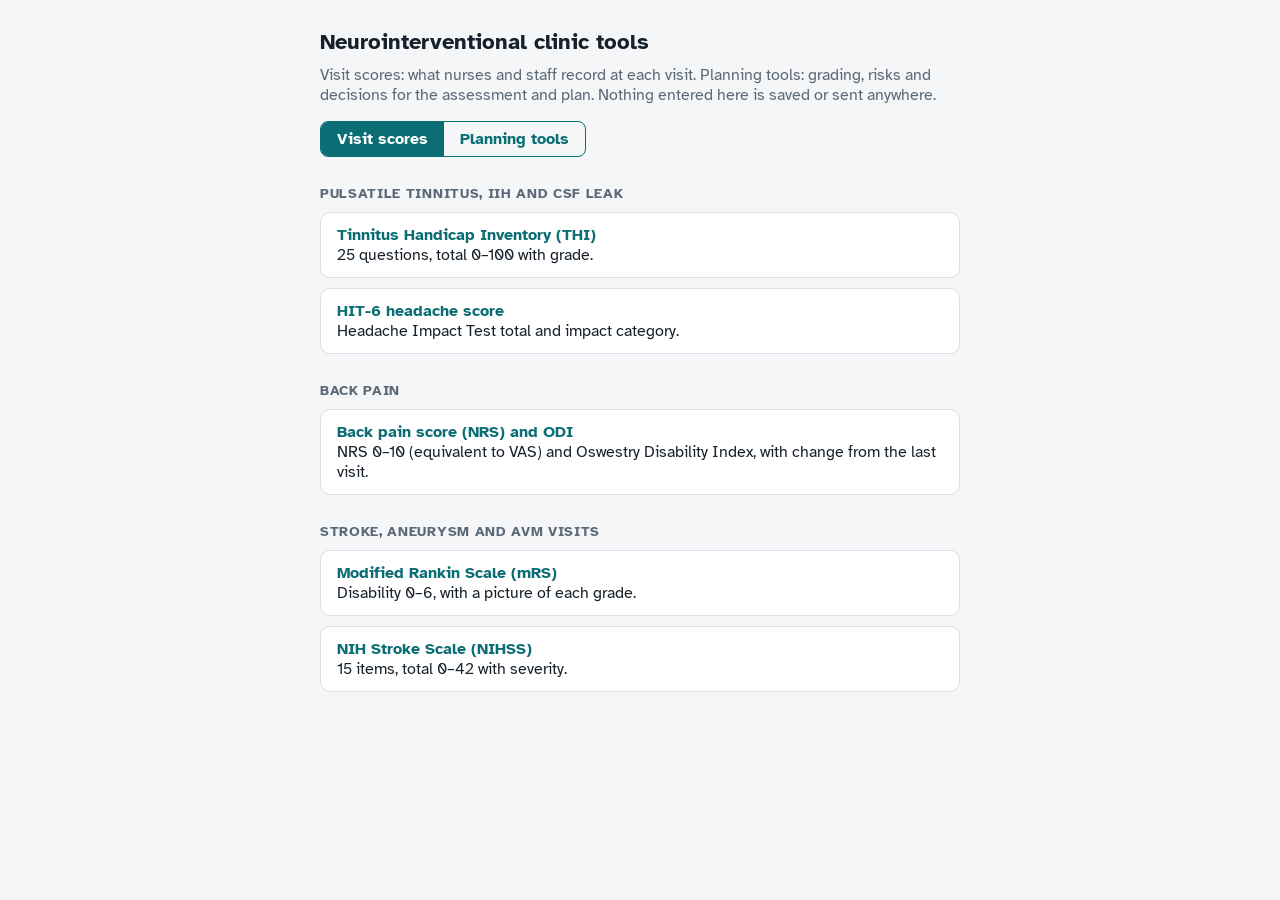
<file: index.html>
<!doctype html>
<html lang="en">
<head>
<meta charset="utf-8">
<meta name="viewport" content="width=device-width, initial-scale=1">
<meta name="robots" content="noindex">
<title>NIR Clinic Tools</title>
<link rel="stylesheet" href="https://fonts.googleapis.com/css2?family=Atkinson+Hyperlegible:wght@400;700&display=swap">
<style>
:root { --bg:#f4f6f8; --surface:#fff; --ink:#17212b; --muted:#5b6876; --line:#d9e0e7; --accent:#0b6e74; }
@media (prefers-color-scheme: dark) { :root { --bg:#11171d; --surface:#1a232c; --ink:#e6edf3; --muted:#9aa8b6; --line:#2c3946; --accent:#4fb9bd; color-scheme: dark; } }
* { box-sizing: border-box; }
body { margin:0; background:var(--bg); color:var(--ink); font-family:"Atkinson Hyperlegible","Segoe UI",system-ui,sans-serif; padding-inline:16px; padding-block:28px; }
main { max-width:640px; margin:0 auto; display:flex; flex-direction:column; gap:10px; }
h1 { margin:0; font-size:1.4rem; }
h2 { margin:18px 0 0; font-size:.85rem; color:var(--muted); letter-spacing:.05em; text-transform:uppercase; }
p { margin:0; color:var(--muted); }
.tool { display:block; background:var(--surface); border:1px solid var(--line); border-radius:10px; padding:12px 16px; text-decoration:none; color:var(--ink); }
.tool:hover, .tool:focus-visible { border-color:var(--accent); outline:none; }
.tool b { color:var(--accent); }
.soon { opacity:.6; }
.toggle { display:inline-flex; align-self:flex-start; border:1px solid var(--accent); border-radius:8px; overflow:hidden; margin-top:6px; }
.toggle button { font:inherit; border:0; background:transparent; color:var(--accent); padding:7px 16px; cursor:pointer; font-weight:700; }
.toggle button[aria-pressed="true"] { background:var(--accent); color:#fff; }
@media (prefers-color-scheme: dark) { .toggle button[aria-pressed="true"] { color:#0b1a1c; } }
.toggle button:focus-visible { outline:3px solid var(--accent); outline-offset:2px; }
[hidden] { display:none !important; }
</style>
</head>
<body>
<main>
  <h1>Neurointerventional clinic tools</h1>
  <p>Visit scores: what nurses and staff record at each visit. Planning tools: grading, risks and decisions for the assessment and plan. Nothing entered here is saved or sent anywhere.</p>
  <div class="toggle" role="group" aria-label="View">
    <button type="button" id="vN" aria-pressed="true">Visit scores</button>
    <button type="button" id="vP" aria-pressed="false">Planning tools</button>
  </div>

  <section id="nurse" style="display:flex;flex-direction:column;gap:10px">
    <h2>Pulsatile tinnitus, IIH and CSF leak</h2>
    <a class="tool" href="thi.html"><b>Tinnitus Handicap Inventory (THI)</b><br>25 questions, total 0–100 with grade.</a>
    <a class="tool" href="hit6.html"><b>HIT-6 headache score</b><br>Headache Impact Test total and impact category.</a>

    <h2>Back pain</h2>
    <a class="tool" href="odi.html"><b>Back pain score (NRS) and ODI</b><br>NRS 0–10 (equivalent to VAS) and Oswestry Disability Index, with change from the last visit.</a>

    <h2>Stroke, aneurysm and AVM visits</h2>
    <a class="tool" href="mrs.html"><b>Modified Rankin Scale (mRS)</b><br>Disability 0–6, with a picture of each grade.</a>
    <a class="tool" href="nihss.html"><b>NIH Stroke Scale (NIHSS)</b><br>15 items, total 0–42 with severity.</a>
  </section>

  <section id="phys" hidden style="flex-direction:column;gap:10px">
    <h2>Follow-up</h2>
    <a class="tool" href="followup.html"><b>Follow-up planner</b><br>Visits, imaging and medicine changes by disease and pathway, with dates and copyable plan bullets from our protocol.</a>

    <h2>Risks and natural history</h2>
    <a class="tool" href="risks.html"><b>Procedure risks and natural history</b><br>Complications, major complications, death and retreatment by disease and treatment, with a patient view for screenshare.</a>

    <h2>Aneurysm</h2>
    <a class="tool" href="aneurysm.html"><b>Unruptured aneurysm rupture risk</b><br>PHASES, ISUIA and estimated lifetime risk, with text for the note.</a>

    <h2>AVM and dural AV fistula</h2>
    <a class="tool" href="avm.html"><b>AVM grading</b><br>Spetzler-Martin, Spetzler-Ponce and Lawton-Young supplementary grade.</a>
    <a class="tool" href="davf.html"><b>Borden and Cognard</b><br>Classify from the angiogram; flags cortical venous drainage.</a>

    <h2>Spinal CSF leak</h2>
    <a class="tool" href="bern.html"><b>Bern score</b><br>Brain MRI score for spontaneous intracranial hypotension.</a>

    <h2>Bleeds and blood thinners</h2>
    <a class="tool" href="restart.html"><b>Blood thinner restart after a brain bleed</b><br>SDH, intraparenchymal hemorrhage or secured SAH: restart window and dates from our protocol.</a>
  </section>
</main>
<script>
(function () {
  var n = document.getElementById("nurse"), p = document.getElementById("phys"), bN = document.getElementById("vN"), bP = document.getElementById("vP");
  function set(phys) {
    n.hidden = phys; p.hidden = !phys; p.style.display = phys ? "flex" : "";
    bN.setAttribute("aria-pressed", !phys); bP.setAttribute("aria-pressed", phys);
    try { localStorage.setItem("toolsView", phys ? "phys" : "nurse"); } catch (e) {}
  }
  bN.addEventListener("click", function () { set(false); });
  bP.addEventListener("click", function () { set(true); });
  var v = null; try { v = localStorage.getItem("toolsView"); } catch (e) {}
  set(v === "phys");
})();
</script>
</body>
</html>
</file>
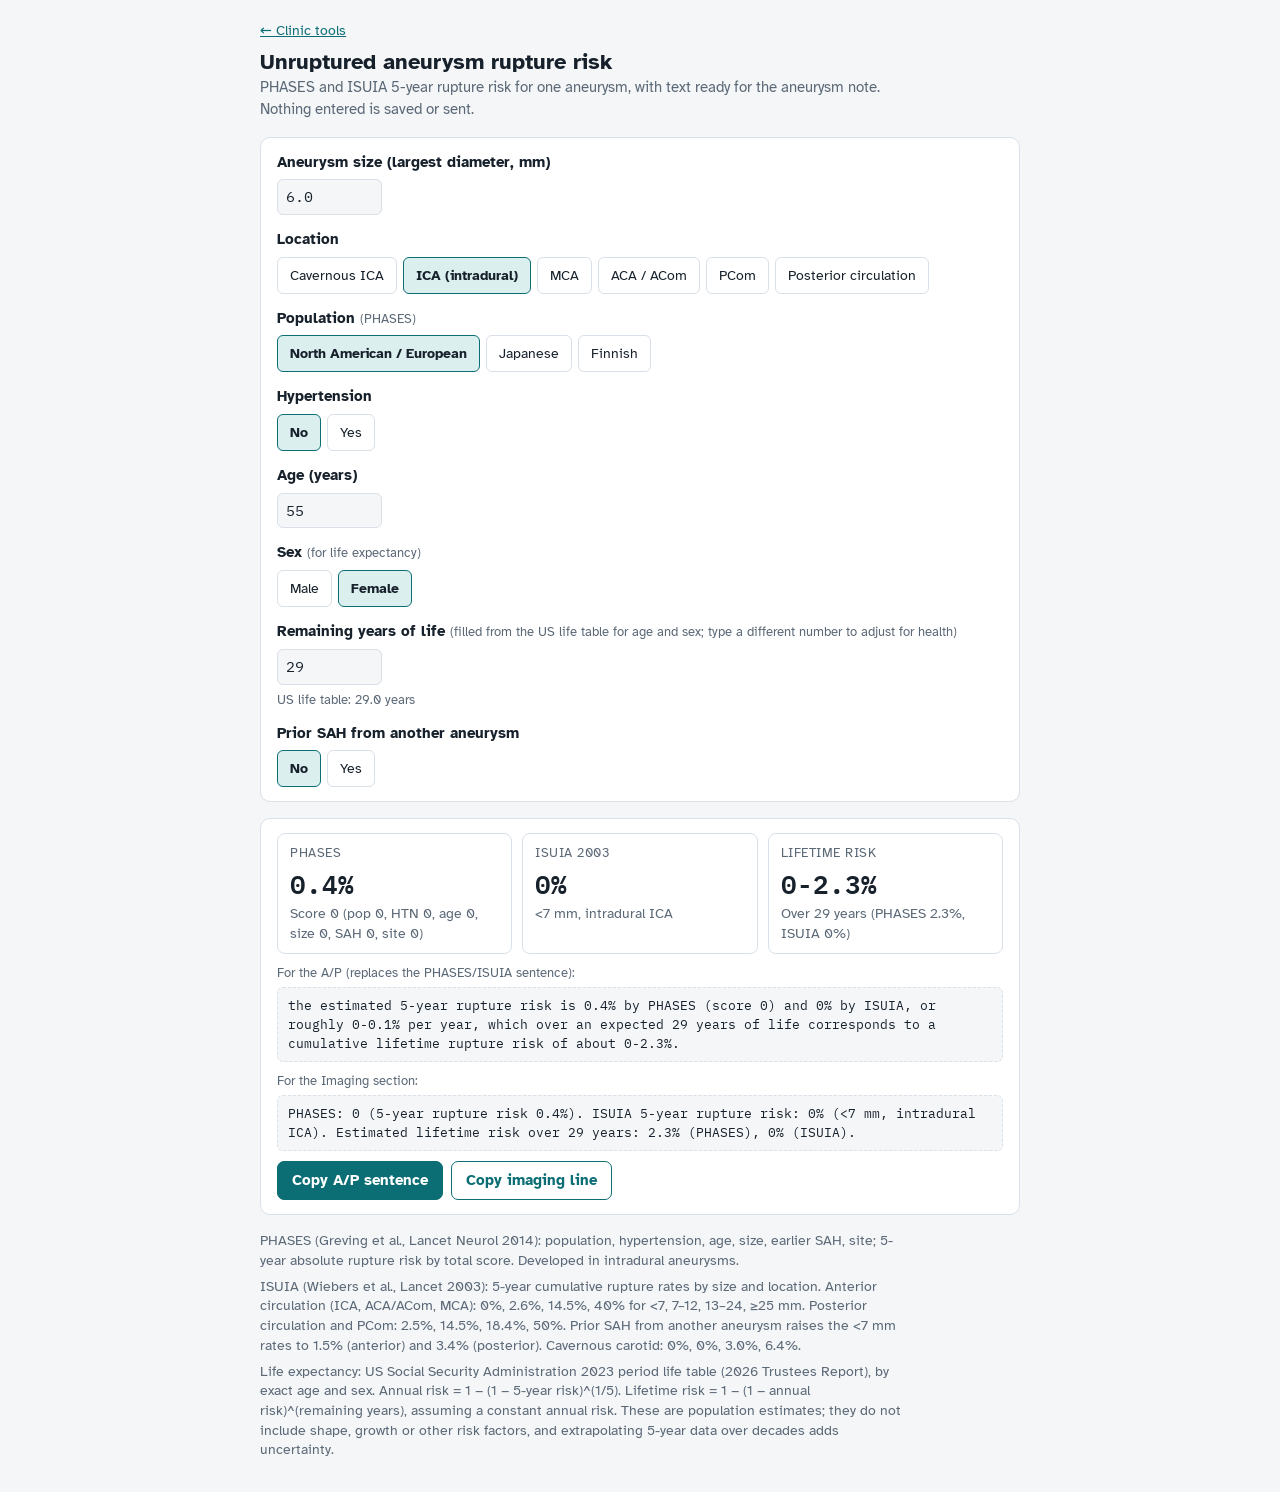
<file: aneurysm.html>
<!doctype html>
<html lang="en">
<head>
<meta charset="utf-8">
<meta name="viewport" content="width=device-width, initial-scale=1">
<meta name="robots" content="noindex">
<title>Aneurysm Rupture Risk</title>
<link rel="stylesheet" href="https://fonts.googleapis.com/css2?family=Atkinson+Hyperlegible:wght@400;700&family=IBM+Plex+Mono:wght@400;600&display=swap">
<style>
/* Layout: inputs in one column, result panel below (sticky on wide screens), note-ready text at the bottom of the panel */
:root {
  --bg:#f4f6f8; --surface:#fff; --ink:#17212b; --muted:#5b6876; --line:#d9e0e7;
  --accent:#0b6e74; --accent-ink:#fff; --accent-soft:#dcefef; --warn:#b7791f;
  --font-body:"Atkinson Hyperlegible","Segoe UI",system-ui,sans-serif;
  --font-mono:"IBM Plex Mono",ui-monospace,Menlo,monospace;
}
@media (prefers-color-scheme: dark) { :root { --bg:#11171d; --surface:#1a232c; --ink:#e6edf3; --muted:#9aa8b6; --line:#2c3946; --accent:#4fb9bd; --accent-ink:#0b1a1c; --accent-soft:#1d3a3c; --warn:#e0a94e; color-scheme:dark; } }
* { box-sizing:border-box; }
body { margin:0; background:var(--bg); color:var(--ink); font-family:var(--font-body); font-size:15px; line-height:1.45; padding-inline:16px; padding-block:20px 32px; }
.wrap { max-width:760px; margin:0 auto; display:flex; flex-direction:column; gap:16px; }
a.back { color:var(--accent); font-size:.9rem; }
h1 { font-size:1.35rem; margin:4px 0 0; }
.sub { color:var(--muted); margin:0; max-width:64ch; }
.card { background:var(--surface); border:1px solid var(--line); border-radius:10px; padding:14px 16px; display:flex; flex-direction:column; gap:14px; }
.field { display:flex; flex-direction:column; gap:6px; }
.field > span { font-weight:700; }
.field small { color:var(--muted); font-weight:400; }
.field small a { color:var(--accent); }
.seg { display:flex; flex-wrap:wrap; gap:6px; }
.seg label { position:relative; }
.seg input { position:absolute; opacity:0; inset:0; }
.seg span { display:block; padding:7px 12px; border:1px solid var(--line); border-radius:6px; font-size:.9rem; cursor:pointer; user-select:none; }
.seg input:checked + span { background:var(--accent-soft); border-color:var(--accent); font-weight:700; }
.seg input:focus-visible + span, .btn:focus-visible, input[type=number]:focus-visible { outline:3px solid var(--accent); outline-offset:2px; }
input[type=number] { width:7em; font:inherit; font-family:var(--font-mono); padding:6px 8px; border:1px solid var(--line); border-radius:6px; background:var(--bg); color:var(--ink); }
.result { gap:10px; }
@media (min-width:760px) and (min-height:820px) { .result { position:sticky; top:env(safe-area-inset-top,0px); z-index:2; } }
.scores { display:grid; grid-template-columns:repeat(auto-fit,minmax(200px,1fr)); gap:10px; }
.score { border:1px solid var(--line); border-radius:8px; padding:10px 12px; display:flex; flex-direction:column; gap:2px; min-width:0; }
.score .lbl { font-size:.8rem; color:var(--muted); letter-spacing:.04em; text-transform:uppercase; }
.score .val { font-family:var(--font-mono); font-size:1.6rem; font-weight:600; font-variant-numeric:tabular-nums; }
.score .det { font-size:.85rem; color:var(--muted); }
.flag { color:var(--warn); font-size:.85rem; font-weight:700; }
.out { font-family:var(--font-mono); font-size:.82rem; background:var(--bg); border:1px dashed var(--line); border-radius:6px; padding:8px 10px; white-space:pre-wrap; overflow-wrap:anywhere; user-select:all; }
.outlbl { font-size:.8rem; color:var(--muted); margin-bottom:-6px; }
.actions { display:flex; flex-wrap:wrap; gap:8px; align-items:center; }
.btn { font:inherit; cursor:pointer; padding:8px 14px; border-radius:7px; border:1px solid var(--accent); background:var(--accent); color:var(--accent-ink); font-weight:700; }
.btn.ghost { background:transparent; color:var(--accent); }
.notes { font-size:.85rem; color:var(--muted); display:flex; flex-direction:column; gap:6px; max-width:72ch; }
.notes p { margin:0; }
</style>
</head>
<body>
<div class="wrap">
  <header>
    <a class="back" href="./">&larr; Clinic tools</a>
    <h1>Unruptured aneurysm rupture risk</h1>
    <p class="sub">PHASES and ISUIA 5-year rupture risk for one aneurysm, with text ready for the aneurysm note. Nothing entered is saved or sent.</p>
  </header>

  <section class="card" aria-label="Inputs">
    <div class="field"><span>Aneurysm size (largest diameter, mm)</span><input id="size" type="number" min="0" max="60" step="0.1" value="6.0" inputmode="decimal"></div>
    <div class="field"><span>Location</span>
      <div class="seg" id="site">
        <label><input type="radio" name="site" value="cav" id="s_cav"><span>Cavernous ICA</span></label>
        <label><input type="radio" name="site" value="ica" id="s_ica" checked><span>ICA (intradural)</span></label>
        <label><input type="radio" name="site" value="mca" id="s_mca"><span>MCA</span></label>
        <label><input type="radio" name="site" value="aca" id="s_aca"><span>ACA / ACom</span></label>
        <label><input type="radio" name="site" value="pcom" id="s_pcom"><span>PCom</span></label>
        <label><input type="radio" name="site" value="post" id="s_post"><span>Posterior circulation</span></label>
      </div>
    </div>
    <div class="field"><span>Population <small>(PHASES)</small></span>
      <div class="seg">
        <label><input type="radio" name="pop" value="0" id="p0" checked><span>North American / European</span></label>
        <label><input type="radio" name="pop" value="3" id="p3"><span>Japanese</span></label>
        <label><input type="radio" name="pop" value="5" id="p5"><span>Finnish</span></label>
      </div>
    </div>
    <div class="field"><span>Hypertension</span>
      <div class="seg">
        <label><input type="radio" name="htn" value="0" id="h0" checked><span>No</span></label>
        <label><input type="radio" name="htn" value="1" id="h1"><span>Yes</span></label>
      </div>
    </div>
    <div class="field"><span>Age (years)</span><input id="age" type="number" min="1" max="110" step="1" value="55" inputmode="numeric"></div>
    <div class="field"><span>Sex <small>(for life expectancy)</small></span>
      <div class="seg">
        <label><input type="radio" name="sex" value="m" id="x_m"><span>Male</span></label>
        <label><input type="radio" name="sex" value="f" id="x_f" checked><span>Female</span></label>
      </div>
    </div>
    <div class="field"><span>Remaining years of life <small>(filled from the US life table for age and sex; type a different number to adjust for health)</small></span><input id="ly" type="number" min="1" max="90" step="1" inputmode="numeric"><small id="lyNote"></small></div>
    <div class="field"><span>Prior SAH from another aneurysm</span>
      <div class="seg">
        <label><input type="radio" name="sah" value="0" id="e0" checked><span>No</span></label>
        <label><input type="radio" name="sah" value="1" id="e1"><span>Yes</span></label>
      </div>
    </div>
  </section>

  <section class="card result" aria-live="polite">
    <div class="scores">
      <div class="score"><span class="lbl">PHASES</span><span class="val" id="phV">–</span><span class="det" id="phD"></span></div>
      <div class="score"><span class="lbl">ISUIA 2003</span><span class="val" id="isV">–</span><span class="det" id="isD"></span></div>
      <div class="score"><span class="lbl">Lifetime risk</span><span class="val" id="lfV">–</span><span class="det" id="lfD"></span></div>
    </div>
    <div class="flag" id="flag" hidden></div>
    <div class="outlbl">For the A/P (replaces the PHASES/ISUIA sentence):</div>
    <div class="out" id="outAP"></div>
    <div class="outlbl">For the Imaging section:</div>
    <div class="out" id="outImg"></div>
    <div class="actions">
      <button class="btn" type="button" id="cAP">Copy A/P sentence</button>
      <button class="btn ghost" type="button" id="cImg">Copy imaging line</button>
      <span id="msg" class="det" hidden></span>
    </div>
  </section>

  <div class="notes">
    <p>PHASES (Greving et al., Lancet Neurol 2014): population, hypertension, age, size, earlier SAH, site; 5-year absolute rupture risk by total score. Developed in intradural aneurysms.</p>
    <p>ISUIA (Wiebers et al., Lancet 2003): 5-year cumulative rupture rates by size and location. Anterior circulation (ICA, ACA/ACom, MCA): 0%, 2.6%, 14.5%, 40% for &lt;7, 7–12, 13–24, ≥25 mm. Posterior circulation and PCom: 2.5%, 14.5%, 18.4%, 50%. Prior SAH from another aneurysm raises the &lt;7 mm rates to 1.5% (anterior) and 3.4% (posterior). Cavernous carotid: 0%, 0%, 3.0%, 6.4%.</p>
    <p>Life expectancy: US Social Security Administration 2023 period life table (2026 Trustees Report), by exact age and sex. Annual risk = 1 − (1 − 5-year risk)^(1/5). Lifetime risk = 1 − (1 − annual risk)^(remaining years), assuming a constant annual risk. These are population estimates; they do not include shape, growth or other risk factors, and extrapolating 5-year data over decades adds uncertainty.</p>
  </div>
</div>

<script>
(function () {
  var PH_RISK = { 2:0.4, 3:0.7, 4:0.9, 5:1.3, 6:1.7, 7:2.4, 8:3.2, 9:4.3, 10:5.3, 11:7.2, 12:17.8 };
  var SITE_NAME = { cav:"cavernous ICA", ica:"intradural ICA", mca:"MCA", aca:"ACA/ACom", pcom:"PCom", post:"posterior circulation" };
  function val(n) { var c = document.querySelector('input[name="' + n + '"]:checked'); return c ? c.value : null; }
  function fmt(x) { return (Math.round(x * 10) / 10).toString(); }
  function compute() {
    var size = parseFloat(document.getElementById("size").value);
    var site = val("site"), pop = +val("pop"), htn = +val("htn"), sah = +val("sah");
    var ageYrs = parseFloat(document.getElementById("age").value); var age = (!isNaN(ageYrs) && ageYrs >= 70) ? 1 : 0;
    var LE = { m:[75.79, 75.25, 74.28, 73.31, 72.33, 71.34, 70.35, 69.36, 68.37, 67.38, 66.39, 65.39, 64.4, 63.41, 62.43, 61.45, 60.48, 59.51, 58.56, 57.62, 56.69, 55.76, 54.83, 53.9, 52.98, 52.06, 51.14, 50.23, 49.32, 48.41, 47.5, 46.6, 45.7, 44.81, 43.91, 43.02, 42.13, 41.24, 40.36, 39.47, 38.59, 37.71, 36.83, 35.95, 35.08, 34.21, 33.34, 32.48, 31.62, 30.76, 29.9, 29.05, 28.21, 27.38, 26.55, 25.73, 24.92, 24.12, 23.34, 22.56, 21.79, 21.04, 20.29, 19.56, 18.83, 18.12, 17.41, 16.71, 16.02, 15.34, 14.66, 14.0, 13.34, 12.69, 12.05, 11.42, 10.8, 10.19, 9.61, 9.04, 8.5, 7.97, 7.46, 6.97, 6.5, 6.04, 5.61, 5.2, 4.81, 4.45, 4.11, 3.8, 3.5, 3.23, 2.99, 2.77, 2.58, 2.41, 2.27, 2.15, 2.04], f:[81.06, 80.48, 79.51, 78.53, 77.54, 76.55, 75.56, 74.57, 73.58, 72.59, 71.59, 70.6, 69.61, 68.62, 67.63, 66.64, 65.66, 64.67, 63.69, 62.72, 61.74, 60.77, 59.8, 58.83, 57.86, 56.9, 55.93, 54.97, 54.0, 53.04, 52.08, 51.13, 50.18, 49.23, 48.28, 47.34, 46.39, 45.45, 44.51, 43.58, 42.64, 41.71, 40.78, 39.86, 38.93, 38.01, 37.1, 36.18, 35.27, 34.36, 33.45, 32.55, 31.66, 30.77, 29.89, 29.01, 28.14, 27.28, 26.42, 25.57, 24.73, 23.9, 23.08, 22.27, 21.46, 20.66, 19.87, 19.08, 18.3, 17.53, 16.76, 16.01, 15.26, 14.53, 13.81, 13.1, 12.41, 11.73, 11.08, 10.44, 9.82, 9.22, 8.64, 8.08, 7.54, 7.02, 6.53, 6.05, 5.61, 5.19, 4.8, 4.44, 4.1, 3.79, 3.5, 3.23, 2.99, 2.77, 2.57, 2.39, 2.23] };
    var sex = val("sex") || "f";
    var lyEl = document.getElementById("ly");
    var autoLy = (!isNaN(ageYrs) && ageYrs >= 0) ? LE[sex][Math.min(Math.round(ageYrs), 100)] : NaN;
    if (!lyEl.dataset.manual && !isNaN(autoLy)) lyEl.value = Math.round(autoLy);
    document.getElementById("lyNote").textContent = isNaN(autoLy) ? "" : "US life table: " + autoLy.toFixed(1) + " years" + (lyEl.dataset.manual ? " (you entered a different value)" : "");
    var ly = parseFloat(lyEl.value);
    var flag = document.getElementById("flag");
    if (isNaN(size) || size <= 0) {
      ["phV","isV","lfV"].forEach(function (id) { document.getElementById(id).textContent = "–"; });
      document.getElementById("outAP").textContent = "Enter the aneurysm size.";
      document.getElementById("outImg").textContent = "";
      flag.hidden = true; return;
    }
    var sizePts = size < 7 ? 0 : size < 10 ? 3 : size < 20 ? 6 : 10;
    var sitePts = (site === "ica" || site === "cav") ? 0 : site === "mca" ? 2 : 4;
    var ph = pop + htn + age + sizePts + sah + sitePts;
    var phRisk = PH_RISK[Math.min(Math.max(ph, 2), 12)];
    var bin = size < 7 ? 0 : size < 13 ? 1 : size < 25 ? 2 : 3;
    var binName = ["<7 mm","7-12 mm","13-24 mm","25 mm or larger"][bin];
    var is;
    if (site === "cav") is = [0, 0, 3.0, 6.4][bin];
    else if (site === "pcom" || site === "post") is = (bin === 0 && sah) ? 3.4 : [2.5, 14.5, 18.4, 50][bin];
    else is = (bin === 0 && sah) ? 1.5 : [0, 2.6, 14.5, 40][bin];
    document.getElementById("phV").textContent = phRisk + "%";
    document.getElementById("phD").textContent = "Score " + ph + " (pop " + pop + ", HTN " + htn + ", age " + age + ", size " + sizePts + ", SAH " + sah + ", site " + sitePts + ")";
    document.getElementById("isV").textContent = fmt(is) + "%";
    document.getElementById("isD").textContent = binName + ", " + SITE_NAME[site] + (sah && bin === 0 && site !== "cav" ? ", prior SAH" : "");
    if (site === "cav") { flag.textContent = "PHASES was developed in intradural aneurysms; for cavernous aneurysms, rely on ISUIA."; flag.hidden = false; }
    else flag.hidden = true;
    function annual(p5) { return (1 - Math.pow(1 - p5 / 100, 1 / 5)) * 100; }
    function lifetime(a, yrs) { return (1 - Math.pow(1 - a / 100, yrs)) * 100; }
    function range(a, b) { var x = fmt(Math.min(a, b)), y = fmt(Math.max(a, b)); return x === y ? x : x + "-" + y; }
    var aPh = annual(phRisk), aIs = annual(is);
    var ap = "the estimated 5-year rupture risk is " + phRisk + "% by PHASES (score " + ph + ") and " + fmt(is) + "% by ISUIA, or roughly " + range(aPh, aIs) + "% per year";
    var lifeTxt = "";
    if (!isNaN(ly) && ly > 0) {
      var lPh = lifetime(aPh, ly), lIs = lifetime(aIs, ly);
      ap += ", which over an expected " + Math.round(ly) + " years of life corresponds to a cumulative lifetime rupture risk of about " + range(lPh, lIs) + "%";
      lifeTxt = " Estimated lifetime risk over " + Math.round(ly) + " years: " + fmt(lPh) + "% (PHASES), " + fmt(lIs) + "% (ISUIA).";
      document.getElementById("lfV").textContent = range(lPh, lIs) + "%";
      document.getElementById("lfD").textContent = "Over " + Math.round(ly) + " years (PHASES " + fmt(lPh) + "%, ISUIA " + fmt(lIs) + "%)";
    } else {
      document.getElementById("lfV").textContent = "–";
      document.getElementById("lfD").textContent = "Enter expected remaining years";
    }
    document.getElementById("outAP").textContent = ap + ".";
    document.getElementById("outImg").textContent = "PHASES: " + ph + " (5-year rupture risk " + phRisk + "%). ISUIA 5-year rupture risk: " + fmt(is) + "% (" + binName + ", " + SITE_NAME[site] + ")." + lifeTxt;
  }
  function copy(id) {
    var el = document.getElementById(id), msg = document.getElementById("msg");
    function sel() { var r = document.createRange(); r.selectNodeContents(el); var s = getSelection(); s.removeAllRanges(); s.addRange(r); msg.textContent = "Selected - press Ctrl+C"; msg.hidden = false; }
    try { navigator.clipboard.writeText(el.textContent).then(function () { msg.textContent = "Copied"; msg.hidden = false; }, sel); } catch (e) { sel(); }
  }
  document.addEventListener("change", compute);
  ["size","age"].forEach(function (id) { document.getElementById(id).addEventListener("input", compute); });
  document.getElementById("ly").addEventListener("input", function () { this.dataset.manual = this.value ? "1" : ""; compute(); });
  document.getElementById("cAP").addEventListener("click", function () { copy("outAP"); });
  document.getElementById("cImg").addEventListener("click", function () { copy("outImg"); });
  compute();
})();
</script>
</body>
</html>
</file>
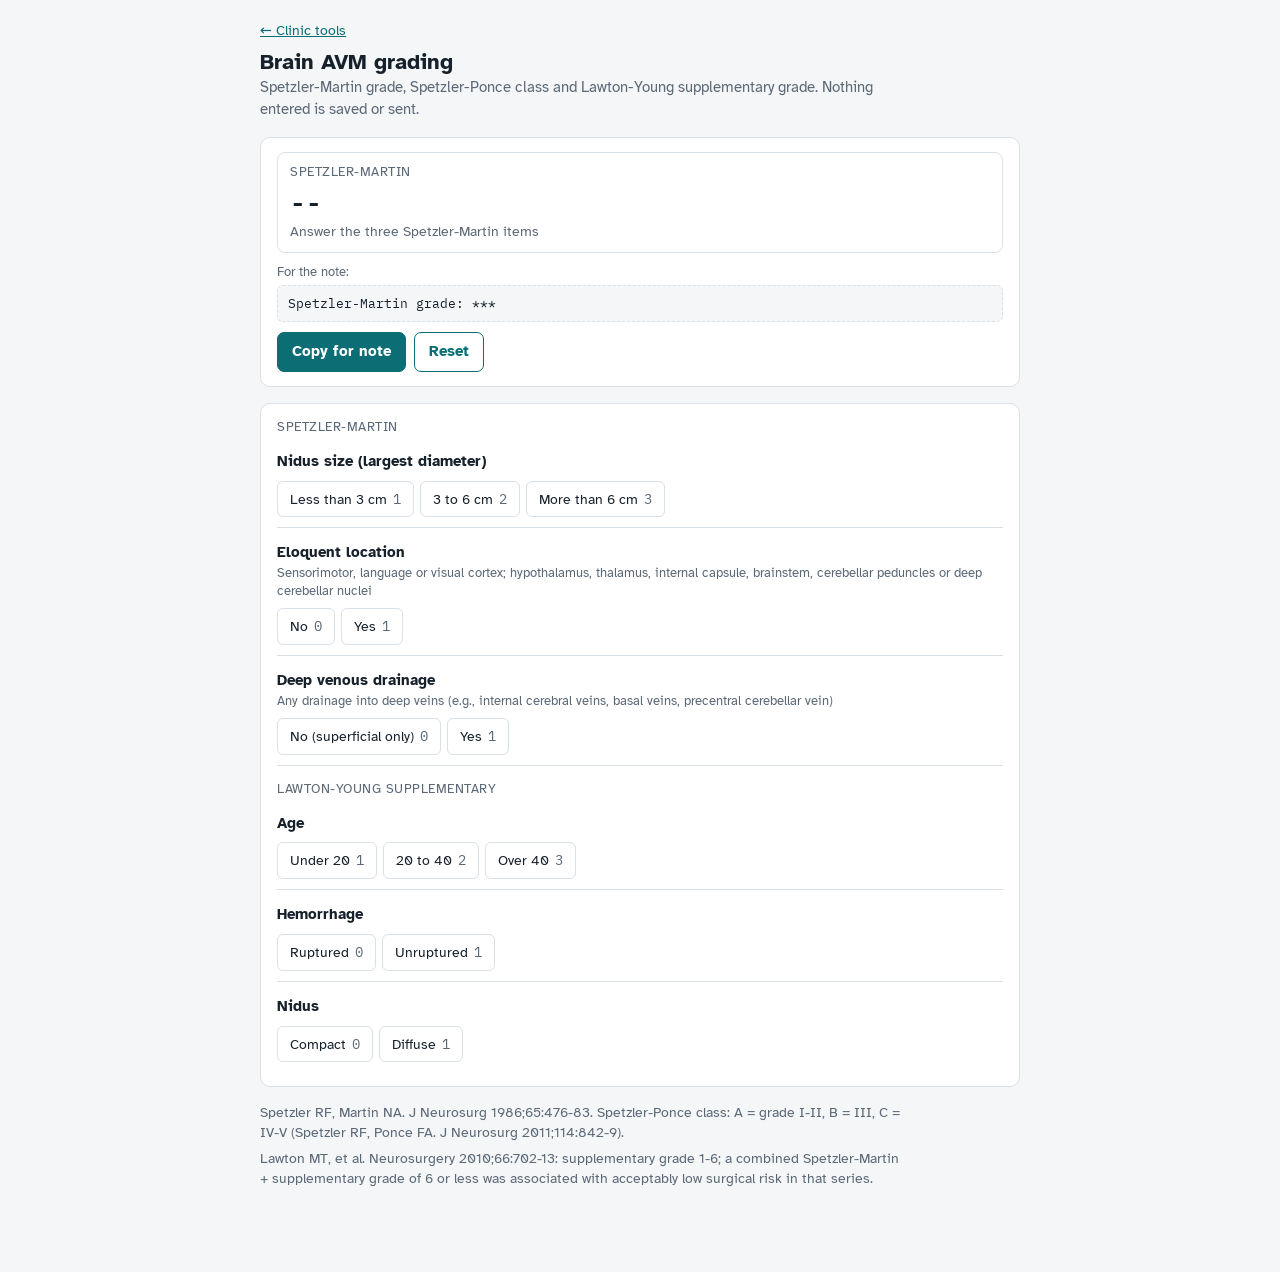
<file: avm.html>
<!doctype html>
<html lang="en">
<head>
<meta charset="utf-8">
<meta name="viewport" content="width=device-width, initial-scale=1">
<meta name="robots" content="noindex">
<title>AVM grading</title>
<link rel="stylesheet" href="https://fonts.googleapis.com/css2?family=Atkinson+Hyperlegible:wght@400;700&family=IBM+Plex+Mono:wght@400;600&display=swap">
<link rel="stylesheet" href="tools.css?v=5">
</head>
<body>
<div class="wrap">
  <header>
    <a class="back" href="./">&larr; Clinic tools</a>
    <h1>Brain AVM grading</h1>
    <p class="sub">Spetzler-Martin grade, Spetzler-Ponce class and Lawton-Young supplementary grade. Nothing entered is saved or sent.</p>
  </header>

  <section class="card result" aria-live="polite">
    <div class="scores">
      <div class="score"><span class="lbl">Spetzler-Martin</span><span class="val" id="val">--</span><span class="det" id="det"></span></div>
    </div>
    <div class="outlbl">For the note:</div>
    <div class="out" id="out"></div>
    <div class="actions">
      <button class="btn" type="button" id="copy">Copy for note</button>
      <button class="btn ghost" type="button" id="reset">Reset</button>
      <span id="msg" class="det" hidden></span>
    </div>
  </section>
  <section class="card" id="items" aria-label="Answers"></section>
  <div class="notes">
    <p>Spetzler RF, Martin NA. J Neurosurg 1986;65:476-83. Spetzler-Ponce class: A = grade I-II, B = III, C = IV-V (Spetzler RF, Ponce FA. J Neurosurg 2011;114:842-9).</p>
    <p>Lawton MT, et al. Neurosurgery 2010;66:702-13: supplementary grade 1-6; a combined Spetzler-Martin + supplementary grade of 6 or less was associated with acceptably low surgical risk in that series.</p>
  </div>
</div>
<script src="scorer.js?v=5"></script>
<script>

var SP = ["", "A", "A", "B", "C", "C"];
Scorer.build({ items:[
  { id:"size", grp:"Spetzler-Martin", name:"Nidus size (largest diameter)", opts:[["Less than 3 cm",1],["3 to 6 cm",2],["More than 6 cm",3]] },
  { id:"elo", name:"Eloquent location", hint:"Sensorimotor, language or visual cortex; hypothalamus, thalamus, internal capsule, brainstem, cerebellar peduncles or deep cerebellar nuclei", opts:[["No",0],["Yes",1]] },
  { id:"dv", name:"Deep venous drainage", hint:"Any drainage into deep veins (e.g., internal cerebral veins, basal veins, precentral cerebellar vein)", opts:[["No (superficial only)",0],["Yes",1]] },
  { id:"age", grp:"Lawton-Young supplementary", name:"Age", opts:[["Under 20",1],["20 to 40",2],["Over 40",3]] },
  { id:"rup", name:"Hemorrhage", opts:[["Ruptured",0],["Unruptured",1]] },
  { id:"dif", name:"Nidus", opts:[["Compact",0],["Diffuse",1]] }
], compute:function (v) {
  var smOK = v.size !== undefined && v.elo !== undefined && v.dv !== undefined;
  var suOK = v.age !== undefined && v.rup !== undefined && v.dif !== undefined;
  if (!smOK) return { val:"--", det:"Answer the three Spetzler-Martin items", note:"Spetzler-Martin grade: ***" };
  var sm = v.size + v.elo + v.dv, rom = ["","I","II","III","IV","V"][sm];
  var t = "Spetzler-Martin grade " + rom + " (size " + v.size_label.toLowerCase() + ", " + (v.elo ? "eloquent" : "non-eloquent") + ", " + (v.dv ? "deep venous drainage" : "superficial venous drainage only") + "); Spetzler-Ponce class " + SP[sm] + ".";
  var det = "Spetzler-Ponce class " + SP[sm];
  if (suOK) {
    var su = v.age + v.rup + v.dif, comb = sm + su;
    t += " Lawton-Young supplementary grade " + su + " (age " + v.age_label.toLowerCase() + ", " + v.rup_label.toLowerCase() + ", " + v.dif_label.toLowerCase() + " nidus); combined Spetzler-Martin + supplementary grade " + comb + ".";
    det += " | Supplementary " + su + " | Combined " + comb + (comb <= 6 ? " (6 or less)" : " (above 6)");
  }
  return { val: rom, det: det, note: t };
}});

</script>
</body>
</html>
</file>
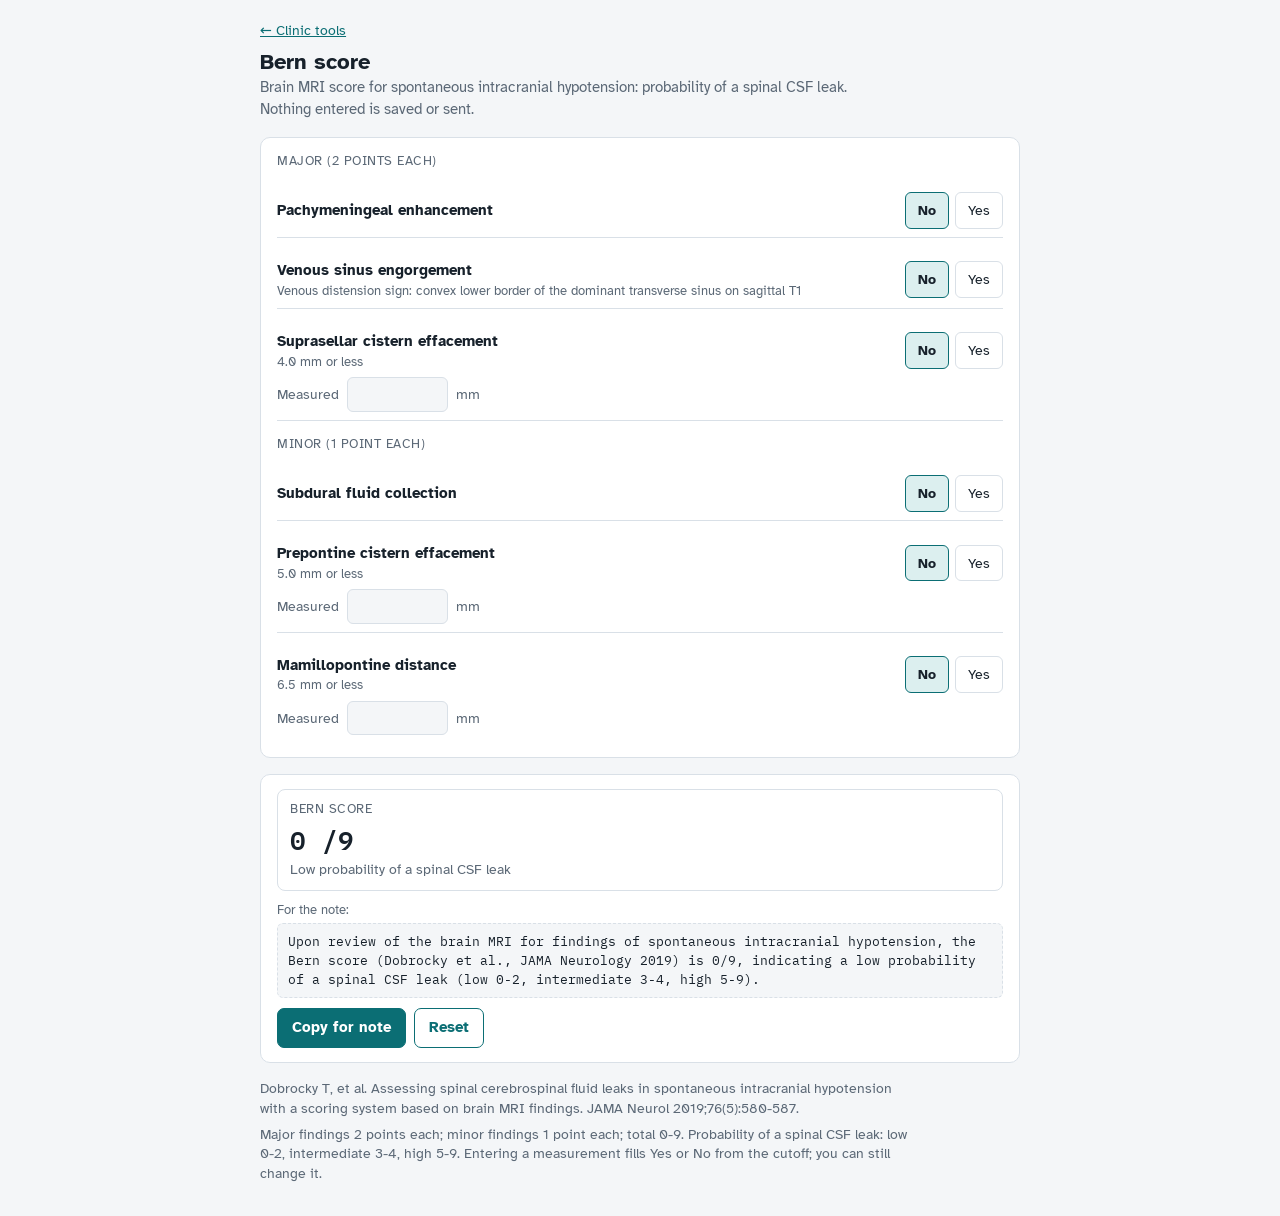
<file: bern.html>
<!doctype html>
<html lang="en">
<head>
<meta charset="utf-8">
<meta name="viewport" content="width=device-width, initial-scale=1">
<meta name="robots" content="noindex">
<title>Bern Score</title>
<link rel="stylesheet" href="https://fonts.googleapis.com/css2?family=Atkinson+Hyperlegible:wght@400;700&family=IBM+Plex+Mono:wght@400;600&display=swap">
<style>
/* Layout: inputs in one column, result panel below (sticky on wide screens), note-ready text at the bottom of the panel */
:root {
  --bg:#f4f6f8; --surface:#fff; --ink:#17212b; --muted:#5b6876; --line:#d9e0e7;
  --accent:#0b6e74; --accent-ink:#fff; --accent-soft:#dcefef; --warn:#b7791f;
  --font-body:"Atkinson Hyperlegible","Segoe UI",system-ui,sans-serif;
  --font-mono:"IBM Plex Mono",ui-monospace,Menlo,monospace;
}
@media (prefers-color-scheme: dark) { :root { --bg:#11171d; --surface:#1a232c; --ink:#e6edf3; --muted:#9aa8b6; --line:#2c3946; --accent:#4fb9bd; --accent-ink:#0b1a1c; --accent-soft:#1d3a3c; --warn:#e0a94e; color-scheme:dark; } }
* { box-sizing:border-box; }
body { margin:0; background:var(--bg); color:var(--ink); font-family:var(--font-body); font-size:15px; line-height:1.45; padding-inline:16px; padding-block:20px 32px; }
.wrap { max-width:760px; margin:0 auto; display:flex; flex-direction:column; gap:16px; }
a.back { color:var(--accent); font-size:.9rem; }
h1 { font-size:1.35rem; margin:4px 0 0; }
.sub { color:var(--muted); margin:0; max-width:64ch; }
.card { background:var(--surface); border:1px solid var(--line); border-radius:10px; padding:14px 16px; display:flex; flex-direction:column; gap:14px; }
.field { display:flex; flex-direction:column; gap:6px; }
.field > span { font-weight:700; }
.field small { color:var(--muted); font-weight:400; }
.field small a { color:var(--accent); }
.seg { display:flex; flex-wrap:wrap; gap:6px; }
.seg label { position:relative; }
.seg input { position:absolute; opacity:0; inset:0; }
.seg span { display:block; padding:7px 12px; border:1px solid var(--line); border-radius:6px; font-size:.9rem; cursor:pointer; user-select:none; }
.seg input:checked + span { background:var(--accent-soft); border-color:var(--accent); font-weight:700; }
.seg input:focus-visible + span, .btn:focus-visible, input[type=number]:focus-visible { outline:3px solid var(--accent); outline-offset:2px; }
input[type=number] { width:7em; font:inherit; font-family:var(--font-mono); padding:6px 8px; border:1px solid var(--line); border-radius:6px; background:var(--bg); color:var(--ink); }
.result { gap:10px; }
@media (min-width:760px) and (min-height:820px) { .result { position:sticky; top:env(safe-area-inset-top,0px); z-index:2; } }
.scores { display:grid; grid-template-columns:repeat(auto-fit,minmax(200px,1fr)); gap:10px; }
.score { border:1px solid var(--line); border-radius:8px; padding:10px 12px; display:flex; flex-direction:column; gap:2px; min-width:0; }
.score .lbl { font-size:.8rem; color:var(--muted); letter-spacing:.04em; text-transform:uppercase; }
.score .val { font-family:var(--font-mono); font-size:1.6rem; font-weight:600; font-variant-numeric:tabular-nums; }
.score .det { font-size:.85rem; color:var(--muted); }
.flag { color:var(--warn); font-size:.85rem; font-weight:700; }
.out { font-family:var(--font-mono); font-size:.82rem; background:var(--bg); border:1px dashed var(--line); border-radius:6px; padding:8px 10px; white-space:pre-wrap; overflow-wrap:anywhere; user-select:all; }
.outlbl { font-size:.8rem; color:var(--muted); margin-bottom:-6px; }
.actions { display:flex; flex-wrap:wrap; gap:8px; align-items:center; }
.btn { font:inherit; cursor:pointer; padding:8px 14px; border-radius:7px; border:1px solid var(--accent); background:var(--accent); color:var(--accent-ink); font-weight:700; }
.btn.ghost { background:transparent; color:var(--accent); }
.notes { font-size:.85rem; color:var(--muted); display:flex; flex-direction:column; gap:6px; max-width:72ch; }
.notes p { margin:0; }
</style>
<style>
.item { display:grid; grid-template-columns:1fr auto; gap:6px 12px; align-items:center; padding-block:8px; border-bottom:1px solid var(--line); }
.item:last-child { border-bottom:0; }
.item .name { font-weight:700; min-width:0; }
.item .name small { display:block; color:var(--muted); font-weight:400; }
.item .mm { grid-column:1 / -1; display:flex; align-items:center; gap:8px; font-size:.9rem; color:var(--muted); }
.grp { font-size:.8rem; color:var(--muted); letter-spacing:.04em; text-transform:uppercase; }
</style>
</head>
<body>
<div class="wrap">
  <header>
    <a class="back" href="./">&larr; Clinic tools</a>
    <h1>Bern score</h1>
    <p class="sub">Brain MRI score for spontaneous intracranial hypotension: probability of a spinal CSF leak. Nothing entered is saved or sent.</p>
  </header>
  <section class="card" id="items" aria-label="MRI findings"></section>
  <section class="card result" aria-live="polite">
    <div class="scores">
      <div class="score"><span class="lbl">Bern score</span><span class="val" id="tot">0 /9</span><span class="det" id="prob"></span></div>
    </div>
    <div class="outlbl">For the note:</div>
    <div class="out" id="out"></div>
    <div class="actions">
      <button class="btn" type="button" id="copy">Copy for note</button>
      <button class="btn ghost" type="button" id="reset">Reset</button>
      <span id="msg" class="det" hidden></span>
    </div>
  </section>
  <div class="notes">
    <p>Dobrocky T, et al. Assessing spinal cerebrospinal fluid leaks in spontaneous intracranial hypotension with a scoring system based on brain MRI findings. JAMA Neurol 2019;76(5):580-587.</p>
    <p>Major findings 2 points each; minor findings 1 point each; total 0-9. Probability of a spinal CSF leak: low 0-2, intermediate 3-4, high 5-9. Entering a measurement fills Yes or No from the cutoff; you can still change it.</p>
  </div>
</div>
<script>
(function () {
  var ITEMS = [
    { id:"pe",  grp:"Major (2 points each)", name:"Pachymeningeal enhancement", pts:2 },
    { id:"vs",  name:"Venous sinus engorgement", hint:"Venous distension sign: convex lower border of the dominant transverse sinus on sagittal T1", pts:2 },
    { id:"ssc", name:"Suprasellar cistern effacement", hint:"4.0 mm or less", pts:2, cut:4.0 },
    { id:"sdc", grp:"Minor (1 point each)", name:"Subdural fluid collection", pts:1 },
    { id:"ppc", name:"Prepontine cistern effacement", hint:"5.0 mm or less", pts:1, cut:5.0 },
    { id:"mpd", name:"Mamillopontine distance", hint:"6.5 mm or less", pts:1, cut:6.5 }
  ];
  var box = document.getElementById("items");
  ITEMS.forEach(function (it) {
    if (it.grp) { var g = document.createElement("div"); g.className = "grp"; g.textContent = it.grp; box.appendChild(g); }
    var d = document.createElement("div"); d.className = "item";
    d.innerHTML = '<div class="name">' + it.name + (it.hint ? '<small>' + it.hint + '</small>' : '') + '</div>' +
      '<div class="seg"><label><input type="radio" name="' + it.id + '" value="0" id="' + it.id + '_n" checked><span>No</span></label>' +
      '<label><input type="radio" name="' + it.id + '" value="' + it.pts + '" id="' + it.id + '_y"><span>Yes</span></label></div>' +
      (it.cut ? '<div class="mm"><label for="' + it.id + '_mm">Measured</label><input type="number" id="' + it.id + '_mm" min="0" max="30" step="0.1" inputmode="decimal"> mm</div>' : '');
    box.appendChild(d);
    if (it.cut) {
      d.querySelector("#" + it.id + "_mm").addEventListener("input", function () {
        var v = parseFloat(this.value);
        if (!isNaN(v)) document.getElementById(it.id + (v <= it.cut ? "_y" : "_n")).checked = true;
        compute();
      });
    }
  });
  function compute() {
    var tot = 0, lines = [];
    ITEMS.forEach(function (it, i) {
      var yes = document.getElementById(it.id + "_y").checked;
      if (yes) tot += it.pts;
      if (i === 0) lines.push("Major findings (2 points each)");
      if (i === 3) lines.push("Minor findings (1 point each)");
      var mm = it.cut ? document.getElementById(it.id + "_mm").value : "";
      var label = it.name + (it.cut ? ", " + it.hint : "") + (mm ? " (measured " + mm + " mm)" : "");
      lines.push("- " + label + ": " + (yes ? "yes" : "no"));
    });
    var prob = tot <= 2 ? "low" : tot <= 4 ? "intermediate" : "high";
    document.getElementById("tot").textContent = tot + " /9";
    document.getElementById("prob").textContent = prob.charAt(0).toUpperCase() + prob.slice(1) + " probability of a spinal CSF leak";
    document.getElementById("out").textContent = "Upon review of the brain MRI for findings of spontaneous intracranial hypotension, the Bern score (Dobrocky et al., JAMA Neurology 2019) is " + tot + "/9, indicating " + (prob === "intermediate" ? "an " : "a ") + prob + " probability of a spinal CSF leak (low 0-2, intermediate 3-4, high 5-9).";
  }
  document.addEventListener("change", compute);
  document.getElementById("reset").addEventListener("click", function () {
    ITEMS.forEach(function (it) { document.getElementById(it.id + "_n").checked = true; if (it.cut) document.getElementById(it.id + "_mm").value = ""; });
    document.getElementById("msg").hidden = true; compute();
  });
  document.getElementById("copy").addEventListener("click", function () {
    var el = document.getElementById("out"), msg = document.getElementById("msg");
    function sel() { var r = document.createRange(); r.selectNodeContents(el); var s = getSelection(); s.removeAllRanges(); s.addRange(r); msg.textContent = "Selected - press Ctrl+C"; msg.hidden = false; }
    try { navigator.clipboard.writeText(el.textContent).then(function () { msg.textContent = "Copied"; msg.hidden = false; }, sel); } catch (e) { sel(); }
  });
  compute();
})();
</script>
</body>
</html>
</file>
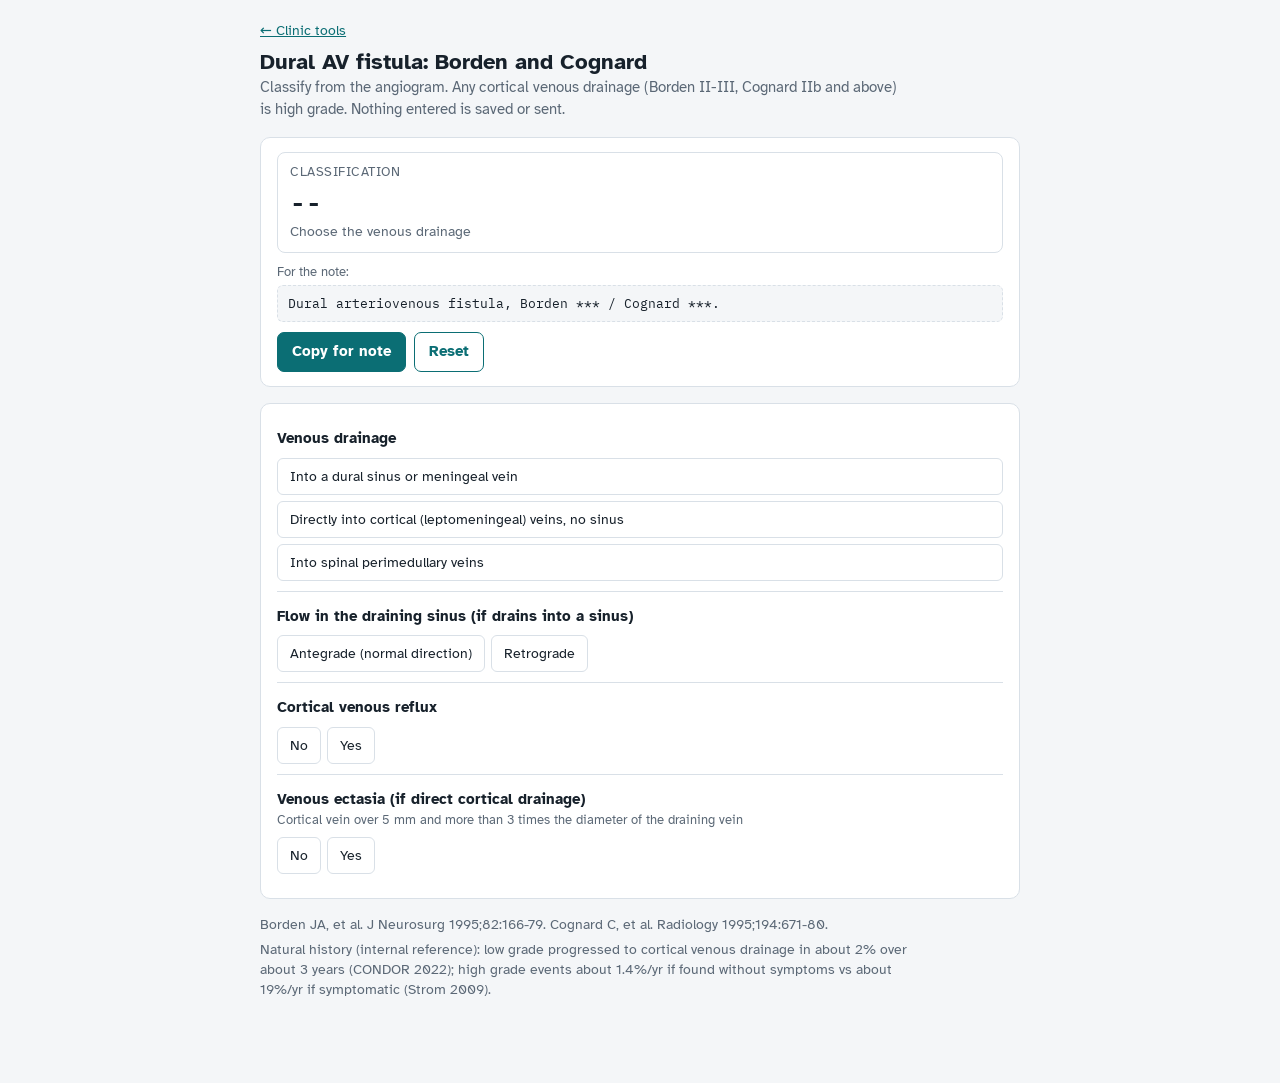
<file: davf.html>
<!doctype html>
<html lang="en">
<head>
<meta charset="utf-8">
<meta name="viewport" content="width=device-width, initial-scale=1">
<meta name="robots" content="noindex">
<title>dAVF classification</title>
<link rel="stylesheet" href="https://fonts.googleapis.com/css2?family=Atkinson+Hyperlegible:wght@400;700&family=IBM+Plex+Mono:wght@400;600&display=swap">
<link rel="stylesheet" href="tools.css?v=5">
</head>
<body>
<div class="wrap">
  <header>
    <a class="back" href="./">&larr; Clinic tools</a>
    <h1>Dural AV fistula: Borden and Cognard</h1>
    <p class="sub">Classify from the angiogram. Any cortical venous drainage (Borden II-III, Cognard IIb and above) is high grade. Nothing entered is saved or sent.</p>
  </header>

  <section class="card result" aria-live="polite">
    <div class="scores">
      <div class="score"><span class="lbl">Classification</span><span class="val" id="val">--</span><span class="det" id="det"></span></div>
    </div>
    <div class="outlbl">For the note:</div>
    <div class="out" id="out"></div>
    <div class="actions">
      <button class="btn" type="button" id="copy">Copy for note</button>
      <button class="btn ghost" type="button" id="reset">Reset</button>
      <span id="msg" class="det" hidden></span>
    </div>
  </section>
  <section class="card" id="items" aria-label="Answers"></section>
  <div class="notes">
    <p>Borden JA, et al. J Neurosurg 1995;82:166-79. Cognard C, et al. Radiology 1995;194:671-80.</p>
    <p>Natural history (internal reference): low grade progressed to cortical venous drainage in about 2% over about 3 years (CONDOR 2022); high grade events about 1.4%/yr if found without symptoms vs about 19%/yr if symptomatic (Strom 2009).</p>
  </div>
</div>
<script src="scorer.js?v=5"></script>
<script>

Scorer.build({ items:[
  { id:"drain", name:"Venous drainage", noPts:true, stack:true, opts:[["Into a dural sinus or meningeal vein",1],["Directly into cortical (leptomeningeal) veins, no sinus",2],["Into spinal perimedullary veins",3]] },
  { id:"flow", name:"Flow in the draining sinus (if drains into a sinus)", noPts:true, opts:[["Antegrade (normal direction)",0],["Retrograde",1]] },
  { id:"cvr", name:"Cortical venous reflux", noPts:true, opts:[["No",0],["Yes",1]] },
  { id:"ect", name:"Venous ectasia (if direct cortical drainage)", hint:"Cortical vein over 5 mm and more than 3 times the diameter of the draining vein", noPts:true, opts:[["No",0],["Yes",1]] }
], compute:function (v) {
  if (v.drain === undefined) return { val:"--", det:"Choose the venous drainage", note:"Dural arteriovenous fistula, Borden *** / Cognard ***." };
  var b, c, desc;
  if (v.drain === 1) {
    if (v.flow === undefined || v.cvr === undefined) return { val:"--", det:"Answer sinus flow and cortical venous reflux", note:"Dural arteriovenous fistula, Borden *** / Cognard ***." };
    b = v.cvr ? "II" : "I";
    c = v.cvr ? (v.flow ? "IIa+b" : "IIb") : (v.flow ? "IIa" : "I");
    desc = "drains into a dural sinus with " + (v.flow ? "retrograde" : "antegrade") + " sinus flow " + (v.cvr ? "and" : "without") + " cortical venous reflux";
  } else if (v.drain === 2) {
    if (v.ect === undefined) return { val:"--", det:"Answer venous ectasia", note:"Dural arteriovenous fistula, Borden III / Cognard ***." };
    b = "III"; c = v.ect ? "IV" : "III"; desc = "drains directly into cortical veins " + (v.ect ? "with" : "without") + " venous ectasia";
  } else { b = "III"; c = "V"; desc = "drains into spinal perimedullary veins"; }
  var high = b !== "I";
  return { val: "Borden " + b, det: "Cognard " + c + " | " + (high ? "Cortical venous drainage: HIGH GRADE" : "No cortical venous drainage: low grade"), warn: high,
    note: "Dural arteriovenous fistula, Borden " + b + " / Cognard " + c + " (" + desc + "). Cortical venous drainage: " + (high ? "present (high grade)." : "absent (low grade).") };
}});

</script>
</body>
</html>
</file>
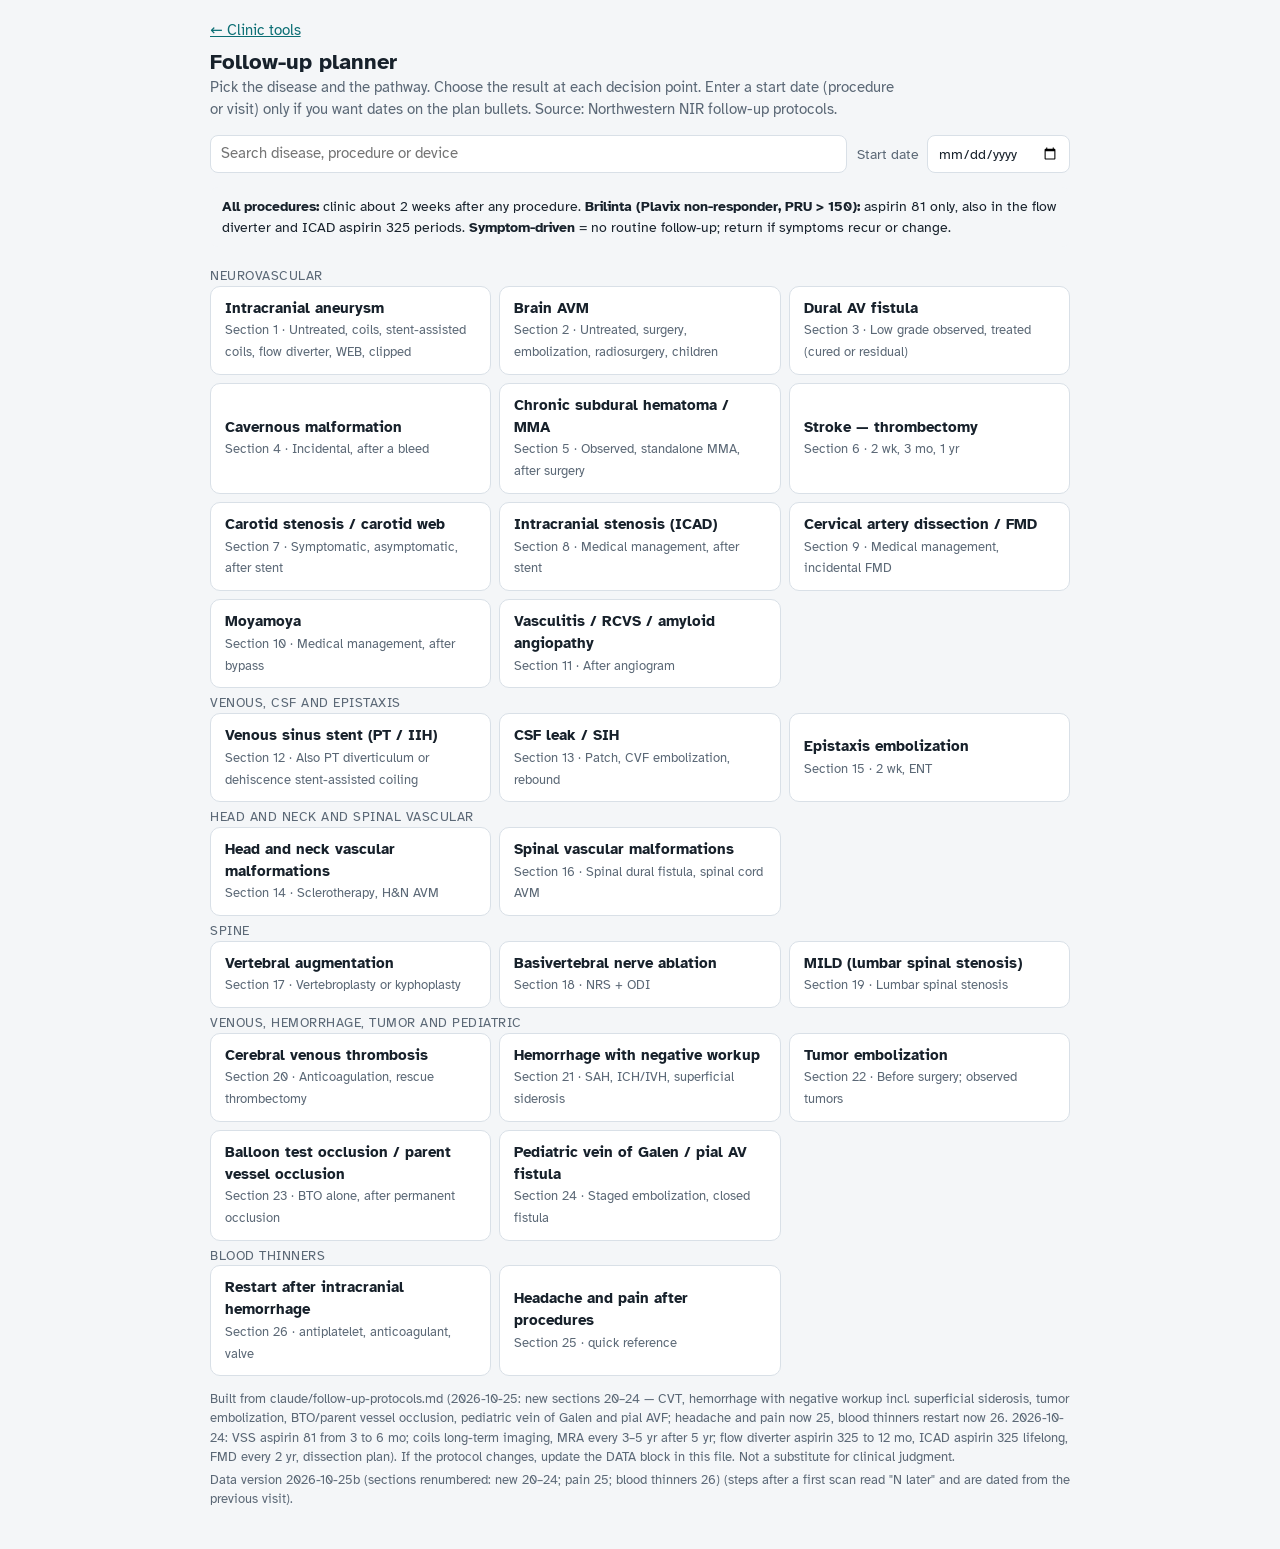
<file: followup.html>
<!doctype html>
<html lang="en">
<head>
<meta charset="utf-8">
<meta name="viewport" content="width=device-width, initial-scale=1">
<meta name="robots" content="noindex">
<title>Follow-up planner</title>
<link rel="stylesheet" href="https://fonts.googleapis.com/css2?family=Atkinson+Hyperlegible:wght@400;700&family=IBM+Plex+Mono:wght@400;600&display=swap">
<style>
/* Self-contained: works offline (fonts fall back to system fonts). Same look as Procedure risks. */
:root {
  --bg:#f4f6f8; --surface:#fff; --ink:#17212b; --muted:#5b6876; --line:#d9e0e7;
  --accent:#0b6e74; --accent-ink:#fff; --accent-soft:#dcefef; --med:#7a5a12; --med-soft:#f6efdd; --img:#3d5a99; --img-soft:#e6ecf8;
  --font-body:"Atkinson Hyperlegible","Segoe UI",system-ui,sans-serif;
  --font-mono:"IBM Plex Mono",ui-monospace,Menlo,monospace;
}
@media (prefers-color-scheme: dark) { :root { --bg:#11171d; --surface:#1a232c; --ink:#e6edf3; --muted:#9aa8b6; --line:#2c3946; --accent:#4fb9bd; --accent-ink:#0b1a1c; --accent-soft:#1d3a3c; --med:#e0b866; --med-soft:#33291a; --img:#9db4ea; --img-soft:#1f2a40; color-scheme:dark; } }
* { box-sizing:border-box; }
body { margin:0; background:var(--bg); color:var(--ink); font-family:var(--font-body); font-size:15px; line-height:1.45; padding:20px 16px 40px; }
.wrap { max-width:860px; margin:0 auto; display:flex; flex-direction:column; gap:14px; }
a { color:var(--accent); }
h1 { font-size:1.35rem; margin:4px 0 0; }
h2 { font-size:1.15rem; margin:0; }
h3 { font-size:1rem; margin:0; }
.sub { color:var(--muted); margin:0; max-width:70ch; }
.bar { display:flex; flex-wrap:wrap; gap:10px; align-items:center; }
input[type=search], input[type=date] { font:inherit; padding:7px 10px; border:1px solid var(--line); border-radius:8px; background:var(--surface); color:var(--ink); }
input[type=search] { flex:1; min-width:160px; }
label.dt { display:flex; gap:8px; align-items:center; font-size:.9rem; color:var(--muted); }
button:focus-visible, input:focus-visible, a:focus-visible { outline:3px solid var(--accent); outline-offset:2px; }
.grp { font-size:.8rem; color:var(--muted); letter-spacing:.04em; text-transform:uppercase; margin-top:6px; }
.list { display:grid; grid-template-columns:repeat(auto-fill,minmax(230px,1fr)); gap:8px; }
.item { font:inherit; text-align:left; cursor:pointer; background:var(--surface); color:var(--ink); border:1px solid var(--line); border-radius:10px; padding:11px 14px; }
.item:hover { border-color:var(--accent); }
.item b { display:block; }
.item small { color:var(--muted); }
.crumbs { display:flex; gap:6px; flex-wrap:wrap; font-size:.9rem; }
.crumbs button { font:inherit; background:none; border:0; color:var(--accent); cursor:pointer; padding:0; text-decoration:underline; }
.tabs { display:flex; flex-wrap:wrap; gap:6px; }
.tab, .chip { font:inherit; cursor:pointer; padding:7px 12px; border-radius:8px; border:1px solid var(--line); background:var(--surface); color:var(--ink); }
.tab[aria-selected="true"], .chip[aria-pressed="true"] { background:var(--accent-soft); border-color:var(--accent); font-weight:700; }
.card { background:var(--surface); border:1px solid var(--line); border-radius:12px; padding:16px; display:flex; flex-direction:column; gap:10px; }
.kind { font-size:.75rem; letter-spacing:.05em; text-transform:uppercase; font-weight:700; color:var(--accent); }
ol.tl { list-style:none; margin:0; padding:0; display:flex; flex-direction:column; gap:6px; }
ol.tl li { display:grid; grid-template-columns:110px 1fr; gap:10px; align-items:start; padding:8px 10px; border:1px solid var(--line); border-radius:9px; }
ol.tl li.med { border-left:4px solid var(--med); background:var(--med-soft); }
ol.tl li.img { border-left:4px solid var(--img); }
ol.tl li.visit { border-left:4px solid var(--accent); }
ol.tl li.note { border-left:4px solid var(--line); color:var(--muted); }
.when { font-family:var(--font-mono); font-size:.85rem; font-weight:600; }
.when small { display:block; font-weight:400; color:var(--muted); }
.br { border:1px dashed var(--accent); border-radius:10px; padding:10px; display:flex; flex-direction:column; gap:8px; }
.br .q { font-weight:700; font-size:.92rem; }
.note2 { font-size:.9rem; background:var(--bg); border-radius:8px; padding:9px 12px; }
.note2 ul { margin:4px 0 0; padding-left:18px; }
textarea { width:100%; min-height:150px; font-family:var(--font-mono); font-size:.85rem; padding:10px; border:1px solid var(--line); border-radius:8px; background:var(--bg); color:var(--ink); }
.btn { font:inherit; cursor:pointer; padding:7px 14px; border-radius:8px; border:1px solid var(--accent); background:var(--accent); color:var(--accent-ink); font-weight:700; }
.btn.ghost { background:transparent; color:var(--accent); }
.legend { display:flex; gap:12px; flex-wrap:wrap; font-size:.8rem; color:var(--muted); }
.legend span::before { content:""; display:inline-block; width:10px; height:10px; border-radius:2px; margin-right:5px; vertical-align:-1px; }
.legend .lv::before { background:var(--accent); } .legend .li::before { background:var(--img); } .legend .lm::before { background:var(--med); }
table.rs { width:100%; border-collapse:collapse; font-size:.88rem; }
table.rs th, table.rs td { text-align:left; padding:6px; border-bottom:1px solid var(--line); vertical-align:top; }
table.rs th { font-size:.74rem; color:var(--muted); text-transform:uppercase; letter-spacing:.04em; }
.foot { font-size:.82rem; color:var(--muted); display:flex; flex-direction:column; gap:4px; }
.foot p { margin:0; }
@media (max-width:560px) { ol.tl li { grid-template-columns:1fr; gap:2px; } }
</style>
</head>
<body>
<div class="wrap">
  <header>
    <a href="./">&larr; Clinic tools</a>
    <h1>Follow-up planner</h1>
    <p class="sub">Pick the disease and the pathway. Choose the result at each decision point. Enter a start date (procedure or visit) only if you want dates on the plan bullets. Source: Northwestern NIR follow-up protocols.</p>
  </header>

  <div class="bar">
    <input type="search" id="q" placeholder="Search disease, procedure or device" aria-label="Search">
    <label class="dt">Start date <input type="date" id="d0" aria-label="Start date (optional)"></label>
  </div>
  <div class="note2"><b>All procedures:</b> clinic about 2 weeks after any procedure. <b>Brilinta (Plavix non-responder, PRU &gt; 150):</b> aspirin 81 only, also in the flow diverter and ICAD aspirin 325 periods. <b>Symptom-driven</b> = no routine follow-up; return if symptoms recur or change.</div>

  <main id="view" aria-live="polite"></main>

  <footer class="foot">
    <p>Built from claude/follow-up-protocols.md (2026-10-25: new sections 20–24 — CVT, hemorrhage with negative workup incl. superficial siderosis, tumor embolization, BTO/parent vessel occlusion, pediatric vein of Galen and pial AVF; headache and pain now 25, blood thinners restart now 26. 2026-10-24: VSS aspirin 81 from 3 to 6 mo; coils long-term imaging, MRA every 3–5 yr after 5 yr; flow diverter aspirin 325 to 12 mo, ICAD aspirin 325 lifelong, FMD every 2 yr, dissection plan). If the protocol changes, update the DATA block in this file. Not a substitute for clinical judgment.</p>
    <p>Data version 2026-10-25b (sections renumbered: new 20–24; pain 25; blood thinners 26) (steps after a first scan read "N later" and are dated from the previous visit).</p>
  </footer>
</div>

<script>
/* DATA
   Disease: id, sec (protocol section), group, name, short, paths[], notes[] (always shown), call (also-call line)
   Path: id, name, steps[]
   Step: at ("2w","3m","1y","10d"; "" = no fixed time), rel (1 = counted from the previous dated step, label "N later"), k ("visit"|"img"|"med"|"note"), t (text), b (branch: {q, o:[{l, s:[steps]}]})
   Plan bullets use t; steps with k:"note" are shown but not copied. */
var D = [
/* ---------- 1. ANEURYSMS ---------- */
{ id:"aneu", sec:1, group:"Neurovascular", name:"Intracranial aneurysm", short:"Untreated, coils, stent-assisted coils, flow diverter, WEB, clipped",
  notes:["Ruptured, any treatment: imaging at 3 mo matched to the treatment (TOF MRA after coils; cMRA if a stent), then that treatment's schedule; clinic covers recovery, return to work and driving.",
         "Coils (± balloon or stent): long-term imaging, no routine stop at 5 yr; after 5 yr, MRA every 3–5 yr. Flow diverter or WEB occluded and stable at 5 yr, low risk: may stop; continue every 5 yr if residual neck, multiple aneurysms, prior SAH, family history, smoker or age < 60. Clipped: per the clipped pathway."],
  call:"Bleeding or bruising on aspirin/Plavix; before stopping aspirin or Plavix.",
  paths:[
  { id:"untr", name:"Untreated, unruptured (incl. carotid cave)", steps:[
    {at:"6m",k:"img",t:"TOF MRA head"},{at:"1y",k:"img",t:"TOF MRA head + clinic"},{at:"2y",k:"img",t:"TOF MRA head + clinic"},
    {at:"",k:"note",t:"Then TOF MRA every 2–3 yr while treatable"},
    {at:"",k:"note",t:"Branch",b:{q:"Risk or change",o:[
      {l:"Stable, standard risk",s:[{at:"",k:"img",t:"TOF MRA every 2–3 yr while treatable"}]},
      {l:"Higher risk (high PHASES/ELAPSS, irregular, smoker)",s:[{at:"",k:"img",t:"TOF MRA yearly"}]},
      {l:"Growth",s:[{at:"",k:"visit",t:"Discuss treatment"}]}]}}]},
  { id:"cav", name:"Untreated, cavernous carotid (extradural)", steps:[
    {at:"1y",k:"img",t:"TOF MRA head"},{at:"",k:"img",t:"Then TOF MRA every 3–5 yr"}]},
  { id:"inf", name:"Infundibulum vs aneurysm", steps:[
    {at:"1y",k:"img",t:"High-resolution TOF MRA head"},
    {at:"",k:"note",t:"Branch",b:{q:"1-year MRA",o:[
      {l:"Infundibulum confirmed",s:[{at:"",k:"note",t:"Stop follow-up"}]},
      {l:"Still suspicious",s:[{at:"",k:"img",t:"Follow as untreated unruptured aneurysm (TOF MRA 6 mo, 1 yr, 2 yr, then every 2–3 yr)"}]}]}}]},
  { id:"coil", name:"Coils ± balloon", steps:[
    {at:"",k:"med",t:"Plavix stopped after the procedure; aspirin 81 x 2 wk"},
    {at:"2w",k:"visit",t:"Clinic (review aspirin; stop at 2 wk)"},
    {at:"",k:"note",t:"Branch",b:{q:"Ruptured?",o:[{l:"Ruptured",s:[{at:"3m",k:"img",t:"TOF MRA head + clinic (recovery, work, driving)"}]},{l:"Unruptured",s:[]}]}},
    {at:"6m",k:"img",t:"TOF MRA head"},{at:"1y",k:"img",t:"TOF MRA head + clinic"},{at:"2y",k:"img",t:"TOF MRA head + clinic"},{at:"5y",k:"img",t:"TOF MRA head + clinic"},
    {at:"",k:"img",t:"After 5 yr: TOF MRA every 3–5 yr (no routine stop)"},{at:"",k:"note",t:"Recanalization → DSA"}]},
  { id:"sac", name:"Stent-assisted coils", steps:[
    {at:"",k:"med",t:"Aspirin 325 + Plavix 75 (DAPT) x 6 mo"},
    {at:"2w",k:"visit",t:"Clinic"},
    {at:"6m",k:"img",t:"cMRA head + televisit"},
    {at:"6m",k:"med",t:"Stop Plavix if stable; aspirin 81 for life"},
    {at:"1y",k:"img",t:"cMRA head + clinic"},{at:"2y",k:"img",t:"cMRA head + clinic"},{at:"5y",k:"img",t:"cMRA head + clinic"},
    {at:"",k:"img",t:"After 5 yr: cMRA every 3–5 yr (no routine stop)"},{at:"",k:"note",t:"Unclear or abnormal cMRA → DSA"}]},
  { id:"fd", name:"Flow diverter", steps:[
    {at:"",k:"med",t:"Aspirin 325 + Plavix 75 (DAPT) x 6 mo"},
    {at:"2w",k:"visit",t:"Clinic"},
    {at:"3m",k:"img",t:"MRI brain + cMRA head (CTA only if no MRI and no coils)"},
    {at:"6m",k:"img",t:"DSA"},
    {at:"6m",k:"med",t:"No in-stent stenosis → stop Plavix; aspirin 325 alone to 12 mo"},
    {at:"",k:"note",t:"Branch",b:{q:"6-month DSA",o:[
      {l:"Occluded",s:[{at:"12m",k:"img",t:"cMRA/CTA head + clinic"},{at:"12m",k:"med",t:"Aspirin 325 → aspirin 81 for life"},{at:"2y",k:"img",t:"cMRA/CTA head + clinic"},{at:"5y",k:"img",t:"cMRA/CTA head + clinic"},{at:"",k:"note",t:"Occluded and stable at 5 yr, low risk: may stop; otherwise every 5 yr"}]},
      {l:"Not occluded",s:[{at:"12m",k:"img",t:"DSA"},{at:"12m",k:"med",t:"Aspirin 325 → aspirin 81 for life"},
        {at:"",k:"note",t:"Branch",b:{q:"12-month DSA",o:[
          {l:"Occluded",s:[{at:"2y",k:"img",t:"cMRA/CTA head + clinic"},{at:"5y",k:"img",t:"cMRA/CTA head + clinic"}]},
          {l:"Smaller",s:[{at:"2y",k:"img",t:"DSA"}]},
          {l:"Unchanged or larger",s:[{at:"",k:"visit",t:"Discuss retreatment"}]}]}}]}]}}]},
  { id:"web", name:"WEB", steps:[
    {at:"",k:"med",t:"Aspirin 81 x 2 wk (1–3 mo if device protrusion or intraprocedural thrombus)"},
    {at:"2w",k:"visit",t:"Clinic (review aspirin)"},
    {at:"6m",k:"img",t:"cMRA head"},{at:"12m",k:"img",t:"DSA"},{at:"2y",k:"img",t:"cMRA head + clinic"},{at:"5y",k:"img",t:"cMRA head + clinic"},
    {at:"",k:"note",t:"Growing neck → discuss retreatment. Occluded and stable at 5 yr, low risk: may stop; otherwise cMRA every 5 yr"}]},
  { id:"clip", name:"Clipped", steps:[
    {at:"",k:"img",t:"Post-op DSA/CTA (per neurosurgery)"},
    {at:"1y",k:"img",t:"CTA head + clinic"},
    {at:"",k:"note",t:"Branch",b:{q:"1-year CTA",o:[
      {l:"Complete",s:[{at:"5y",k:"img",t:"CTA head + clinic; then stop if low risk"}]},
      {l:"Residual neck",s:[{at:"2y",k:"img",t:"CTA head + clinic"},{at:"",k:"img",t:"Then CTA every 5 yr"}]}]}}]}
]},
/* ---------- 2. BRAIN AVM ---------- */
{ id:"bavm", sec:2, group:"Neurovascular", name:"Brain AVM", short:"Untreated, surgery, embolization, radiosurgery, children",
  notes:["AVM MRI = MRI brain with and without contrast + 4D MRA (cMRA if no 4D).",
         "Blood thinners: untreated unruptured → do not withhold; after rupture → hold until secured; cured → no restriction."],
  paths:[
  { id:"untr", name:"Untreated", steps:[
    {at:"1y",k:"img",t:"AVM MRI + clinic"},
    {at:"",k:"note",t:"Branch",b:{q:"Treatment candidate?",o:[
      {l:"Yes",s:[{at:"",k:"img",t:"AVM MRI + clinic every 3 yr"}]},{l:"No",s:[{at:"",k:"note",t:"Symptom-driven"}]}]}},
    {at:"",k:"note",t:"DSA only for new symptoms, growth or new high-risk feature, or treatment reconsidered"}]},
  { id:"surg", name:"Surgery", steps:[
    {at:"",k:"img",t:"Post-op DSA (per neurosurgery)"},
    {at:"",k:"note",t:"Branch",b:{q:"Post-op DSA",o:[{l:"Negative",s:[{at:"",k:"note",t:"Cured (adults)"}]},{l:"Residual",s:[{at:"",k:"visit",t:"Discuss retreatment"}]}]}}]},
  { id:"emb", name:"Curative embolization", steps:[
    {at:"",k:"img",t:"DSA at the end of the procedure"},{at:"2w",k:"visit",t:"Clinic"},{at:"6m",k:"img",t:"DSA"},{at:"",k:"note",t:"Negative → discharge (adults)"}]},
  { id:"stg", name:"Staged / pre-surgery / pre-radiosurgery embolization", steps:[
    {at:"2w",k:"visit",t:"Clinic after each stage"},{at:"",k:"img",t:"DSA before each stage, then follow the surgery or radiosurgery pathway"}]},
  { id:"srs", name:"Radiosurgery", steps:[
    {at:"6m",k:"img",t:"AVM MRI + clinic"},{at:"1y",k:"img",t:"AVM MRI + clinic"},{at:"2y",k:"img",t:"AVM MRI + clinic"},{at:"3y",k:"img",t:"DSA (earlier if MRI suggests closure)"},
    {at:"",k:"note",t:"Open at 3–4 yr → discuss retreatment. Symptomatic swelling → steroids"}]},
  { id:"kids", name:"Children (treated < 18), after cure", steps:[
    {at:"1y",k:"img",t:"DSA"},{at:"",k:"img",t:"Then DSA every 5 yr until age 21"},{at:"",k:"note",t:"Counsel no smoking"}]}
]},
/* ---------- 3. dAVF ---------- */
{ id:"davf", sec:3, group:"Neurovascular", name:"Dural AV fistula", short:"Low grade observed, treated (cured or residual)",
  call:"Tinnitus worsens, changes or suddenly stops; cavernous fistula — red or swollen eye, double vision.",
  paths:[
  { id:"low", name:"Low grade (no cortical venous drainage), observed", steps:[
    {at:"1y",k:"img",t:"cMRA or 4D MRA + clinic"},{at:"",k:"note",t:"Then symptom-driven; DSA only if symptoms change or MRA abnormal"},
    {at:"",k:"note",t:"Branch",b:{q:"Anatomy",o:[{l:"Standard",s:[]},{l:"High-risk anatomy or unreliable symptom reporting",s:[{at:"",k:"img",t:"MRA every 2–3 yr"}]}]}}]},
  { id:"tx", name:"Treated (embolization or surgery)", steps:[
    {at:"2w",k:"visit",t:"Clinic"},
    {at:"",k:"note",t:"Branch",b:{q:"Result",o:[
      {l:"Cured",s:[{at:"6m",k:"img",t:"DSA (may skip if post-op DSA confirmed complete surgical disconnection)"},{at:"",k:"note",t:"Negative → discharge, then symptom-driven"}]},
      {l:"Residual with cortical venous drainage",s:[{at:"",k:"visit",t:"Retreat within weeks"}]},
      {l:"Residual without cortical venous drainage",s:[{at:"3m",k:"img",t:"DSA (3–6 mo)"},{at:"",k:"note",t:"Then follow as low grade"}]}]}}]},
  { id:"high", name:"High grade (cortical venous drainage), untreated", steps:[{at:"",k:"visit",t:"Treat"}]}
]},
/* ---------- 4. CAVERNOMA ---------- */
{ id:"ccm", sec:4, group:"Neurovascular", name:"Cavernous malformation", short:"Incidental, after a bleed",
  notes:["MRI: T1, T2, SWI (GRE only if no SWI); same sequence each time; contrast at baseline only (DVA).",
         "Bleed = new symptoms + recent blood; hemosiderin rim alone is NOT a bleed. Growth or new blood without symptoms: follow as a bleed.",
         "Multiple lesions or family history: genetics (CCM1/2/3), spine MRI once, screening MRI (SWI) for first-degree relatives.",
         "Blood thinners: no recent bleed → do not withhold; after a bleed → hold, restart after stable MRI as deep IPH (section 26)."],
  call:"Double vision, balance problems.",
  paths:[
  { id:"inc", name:"Incidental (any location)", steps:[{at:"1y",k:"img",t:"MRI brain + clinic"},{at:"",k:"note",t:"Then symptom-driven (brainstem/deep: low threshold to scan)"}]},
  { id:"bleed", name:"After a bleed", steps:[
    {at:"3m",k:"img",t:"MRI brain + clinic"},{at:"1y",rel:1,k:"img",t:"MRI brain + clinic"},{at:"1y",rel:1,k:"img",t:"MRI brain + clinic"},
    {at:"",k:"note",t:"Then symptom-driven. Brainstem bleed → neurosurgery"}]}
]},
/* ---------- 5. SDH ---------- */
{ id:"sdh", sec:5, group:"Neurovascular", name:"Chronic subdural hematoma / MMA", short:"Observed, standalone MMA, after surgery",
  notes:["Large = ≥15 mm thick or midline shift ≥5 mm. Stop when resolved (≤3 mm) or small stable residual without symptoms at 6 mo. Growing or new symptoms: CT now, discuss rescue surgery.",
         "Atorvastatin 20 mg nightly x 8 wk: option for observed or non-surgical patients (ATOCH); no dexamethasone.",
         "Blood thinners: hold all at discharge; restart at the 2-week CT visit per section 26."],
  call:"Confusion, sleepiness, fall or head injury.",
  paths:[
  { id:"obs", name:"Observed", steps:[
    {at:"2w",k:"img",t:"CT head + clinic (restart decision)"},
    {at:"",k:"note",t:"Branch",b:{q:"Size",o:[{l:"Large",s:[{at:"1m",k:"img",t:"CT head"}]},{l:"Not large",s:[]}]}},
    {at:"3m",k:"img",t:"CT head + clinic"},
    {at:"",k:"note",t:"Branch",b:{q:"3-month CT",o:[{l:"Resolved",s:[{at:"",k:"note",t:"Stop"}]},{l:"Not resolved",s:[{at:"6m",k:"img",t:"CT head + clinic"}]}]}}]},
  { id:"mma", name:"Standalone MMA embolization", steps:[
    {at:"",k:"med",t:"Hold antiplatelets and anticoagulants at discharge"},
    {at:"2w",k:"img",t:"CT head + clinic (restart decision)"},{at:"1m",k:"img",t:"CT head"},{at:"3m",k:"img",t:"CT head + clinic"},
    {at:"",k:"note",t:"Branch",b:{q:"3-month CT",o:[{l:"Resolved",s:[{at:"",k:"note",t:"Stop"}]},{l:"Not resolved",s:[{at:"6m",k:"img",t:"CT head + clinic"}]}]}}]},
  { id:"surg", name:"MMA embolization after surgery", steps:[
    {at:"",k:"med",t:"Hold antiplatelets and anticoagulants at discharge"},
    {at:"2w",k:"img",t:"CT head + clinic (restart decision)"},
    {at:"",k:"note",t:"Branch",b:{q:"Size",o:[{l:"Large",s:[{at:"1m",k:"img",t:"CT head"}]},{l:"Not large",s:[]}]}},
    {at:"3m",k:"img",t:"CT head + clinic"},
    {at:"",k:"note",t:"Branch",b:{q:"3-month CT",o:[{l:"Resolved",s:[{at:"",k:"note",t:"Stop"}]},{l:"Not resolved",s:[{at:"6m",k:"img",t:"CT head + clinic"}]}]}}]}
]},
/* ---------- 6. STROKE ---------- */
{ id:"stroke", sec:6, group:"Neurovascular", name:"Stroke — thrombectomy", short:"2 wk, 3 mo, 1 yr",
  notes:["Secondary prevention: neurology. Stent placed: follow the carotid or intracranial stent pathway instead."],
  paths:[{ id:"evt", name:"After thrombectomy", steps:[
    {at:"2w",k:"visit",t:"Clinic or televisit"},{at:"3m",k:"visit",t:"Clinic or televisit: NIHSS, mRS (90-day outcome)"},{at:"1y",k:"visit",t:"mRS by phone or televisit (database)"}]}]},
/* ---------- 7. CAROTID ---------- */
{ id:"car", sec:7, group:"Neurovascular", name:"Carotid stenosis / carotid web", short:"Symptomatic, asymptomatic, after stent",
  notes:["Symptomatic 50–99%: revascularize, ideally within 2 wk of the event.",
         "Carotid web, stented: same as after carotid stent (conservative default)."],
  paths:[
  { id:"sym50", name:"Symptomatic < 50%", steps:[{at:"",k:"med",t:"Medical management with neurology"},{at:"1y",k:"img",t:"Carotid duplex"}]},
  { id:"a50", name:"Asymptomatic < 50%", steps:[{at:"",k:"img",t:"Duplex once, then hand off to PCP or neurology"}]},
  { id:"a5069", name:"Asymptomatic 50–69%", steps:[{at:"1y",k:"img",t:"Duplex + clinic, then yearly"},{at:"",k:"note",t:"Progression or new symptoms → discuss treatment"}]},
  { id:"a7099", name:"Asymptomatic 70–99%, not treated", steps:[{at:"6m",k:"img",t:"Duplex + clinic, then every 6 mo"},{at:"",k:"note",t:"Progression or new symptoms → discuss treatment"}]},
  { id:"stent", name:"After carotid stent (or web / neck dissection stent)", steps:[
    {at:"",k:"med",t:"Aspirin 325 + Plavix 75 (DAPT) x 3 mo"},
    {at:"2w",k:"visit",t:"Clinic"},
    {at:"1m",k:"img",t:"Duplex + clinic (CTA or cMRA if high in the neck or vertebral)"},
    {at:"3m",k:"med",t:"Stop Plavix; aspirin 81 for life"},
    {at:"6m",k:"img",t:"Duplex + clinic"},{at:"12m",k:"img",t:"Duplex + clinic"},{at:"6m",rel:1,k:"img",t:"Duplex"},{at:"2y",k:"img",t:"Duplex"},
    {at:"",k:"img",t:"Then duplex yearly until stable, then every 2 yr for life"},
    {at:"",k:"note",t:"High risk (diabetes, neck radiation, prior in-stent restenosis, heavy calcification): every 6 mo until stable. In-stent restenosis ≥70% or symptoms → CTA, discuss retreatment"}]}
]},
/* ---------- 8. ICAD ---------- */
{ id:"icad", sec:8, group:"Neurovascular", name:"Intracranial stenosis (ICAD)", short:"Medical management, after stent",
  notes:["Stent criteria: age 22–80, 70–99%, ≥2 strokes despite meds, mRS ≤3, >7 days from last stroke.",
         "Statin (LDL < 70); SBP < 140 (< 130 if diabetic); lifestyle. Brilinta patients: aspirin 81."],
  paths:[
  { id:"sym", name:"Symptomatic, medical management", steps:[
    {at:"",k:"med",t:"Aspirin 325 + Plavix 75 x 90 days"},{at:"90d",k:"med",t:"Stop Plavix; aspirin 325 for life"},
    {at:"",k:"note",t:"New stroke on medical therapy → evaluate for stenting"}]},
  { id:"asym", name:"Asymptomatic", steps:[{at:"",k:"med",t:"Aspirin 81; statin and risk-factor control (neurology leads)"}]},
  { id:"stent", name:"After intracranial stent", steps:[
    {at:"",k:"med",t:"Aspirin 325 + Plavix 75 (DAPT) x 3 mo"},
    {at:"2w",k:"visit",t:"Clinic"},
    {at:"3m",k:"img",t:"CTA head + visit (clinic or televisit)"},
    {at:"",k:"note",t:"Branch",b:{q:"Stent placed for",o:[
      {l:"Atherosclerosis (ICAD)",s:[{at:"3m",k:"med",t:"Stop Plavix; aspirin 325 for life"}]},
      {l:"Intracranial dissection",s:[{at:"3m",k:"med",t:"Stop Plavix; aspirin 81 for life"}]}]}},
    {at:"1y",k:"img",t:"CTA head + clinic"},
    {at:"",k:"note",t:"Then symptom-driven. CTA on photon-counting CT when available; cMRA if contrast allergy, kidney disease or young. In-stent restenosis or symptoms → DSA"}]}
]},
/* ---------- 9. DISSECTION / FMD ---------- */
{ id:"diss", sec:9, group:"Neurovascular", name:"Cervical artery dissection / FMD", short:"Medical management, incidental FMD",
  notes:["Imaging: contrast MRA neck + fat-suppressed T1 (CTA only if no MRI); no routine duplex.",
         "Blood thinner usually 6 mo with neurology. Favor anticoagulant (DOAC or warfarin INR 2–3) if thrombus, ≥70% stenosis, occlusion or early recurrence (individualize). Aspirin 81 if intracranial extension, large infarct or hemorrhagic transformation. Otherwise aspirin 81 (+ Plavix 21–90 days if minor stroke or TIA).",
         "Long-term aspirin 81: persistent stenosis or pseudoaneurysm, recurrent dissection, connective tissue disorder. Stent: enlarging or symptomatic pseudoaneurysm, or ischemia despite medical therapy.",
         "Counsel: avoid neck manipulation (chiropractic) and heavy straining."],
  call:"New neck pain or headache, droopy eyelid or small pupil, new pulsatile tinnitus.",
  paths:[
  { id:"med", name:"Dissection, medical management", steps:[
    {at:"3m",k:"img",t:"Contrast MRA neck + clinic"},
    {at:"",k:"note",t:"Branch",b:{q:"3-month MRA",o:[
      {l:"Healed",s:[{at:"6m",k:"med",t:"Aspirin 81 to complete 6 mo total, then stop (unless other indication); discharge"}]},
      {l:"Not healed or pseudoaneurysm",s:[{at:"6m",k:"med",t:"Switch to aspirin 81 (nurse call or MyChart; no visit or imaging)"},{at:"12m",k:"img",t:"Contrast MRA neck + clinic"},
        {at:"",k:"note",t:"Branch",b:{q:"12-month MRA",o:[{l:"Healed",s:[{at:"12m",k:"med",t:"Stop aspirin"}]},{l:"Still abnormal",s:[{at:"12m",k:"med",t:"Aspirin 81 long-term; stop imaging if stable"}]}]}}]}]}}]},
  { id:"fmd", name:"Incidental cervical FMD", steps:[
    {at:"",k:"img",t:"Once, if not done: CTA or cMRA head to pelvis"},
    {at:"",k:"med",t:"Aspirin 81 unless contraindicated"},
    {at:"",k:"note",t:"Blood pressure: PCP; renal FMD or hard-to-control BP → nephrology or hypertension clinic"},
    {at:"2y",k:"img",t:"CTA or cMRA neck + clinic"},{at:"2y",rel:1,k:"img",t:"CTA or cMRA neck + clinic"},
    {at:"",k:"note",t:"Then every 2 yr; extend to 5 yr after repeated stability. New neck pain, headache, Horner or neurologic symptoms → imaging now"}]}
]},
/* ---------- 10. MOYAMOYA ---------- */
{ id:"moya", sec:10, group:"Neurovascular", name:"Moyamoya", short:"Medical management, after bypass",
  notes:["Perfusion = MR perfusion with acetazolamide challenge. Baseline: MRI + TOF MRA, DSA, perfusion.",
         "Aspirin 81 (ischemic type only). Avoid aggressive BP lowering, dehydration, hyperventilation; tell anesthesia. Avoid decongestants, triptans, ergots; prefer progestogen-only contraception.",
         "Atherosclerotic moyamoya-like pattern: manage per ICAD (statin, antiplatelet); avoid hypotension."],
  call:"Brief weakness, numbness or speech problems.",
  paths:[
  { id:"med", name:"Medical management", steps:[
    {at:"3m",k:"visit",t:"Clinic (new symptoms that need expedited imaging?)"},{at:"1y",k:"img",t:"MRI brain + TOF MRA + clinic"},{at:"2y",rel:1,k:"img",t:"MRI brain + TOF MRA + clinic"},
    {at:"",k:"note",t:"Then every 2 yr. New symptoms, silent infarct or progression → repeat perfusion → neurosurgery for bypass"}]},
  { id:"byp", name:"After bypass, establishing care", steps:[
    {at:"",k:"img",t:"Outside records; MRI + TOF MRA + perfusion at first visit; DSA only if none since surgery or new symptoms"},
    {at:"2y",k:"img",t:"MRI brain + TOF MRA + clinic, then every 2 yr; perfusion only for new symptoms"},
    {at:"",k:"med",t:"Aspirin 81 long-term (ischemic type) unless the surgeon directed otherwise"}]}
]},
/* ---------- 11. VASCULITIS / RCVS / CAA ---------- */
{ id:"vasc", sec:11, group:"Neurovascular", name:"Vasculitis / RCVS / amyloid angiopathy", short:"After angiogram",
  call:"Headaches returning, transient tingling or weakness. 911: thunderclap headache.",
  paths:[
  { id:"rcvs", name:"RCVS", steps:[{at:"2w",k:"visit",t:"Results visit"},{at:"12w",k:"img",t:"CTA or contrast MRA head (confirm reversal)"},{at:"",k:"note",t:"Not reversed → reconsider vasculitis, atherosclerosis or moyamoya"}]},
  { id:"cnsv", name:"CNS vasculitis", steps:[{at:"2w",k:"visit",t:"Results visit"},{at:"",k:"note",t:"Imaging per neurology/rheumatology"}]},
  { id:"caa", name:"Cerebral amyloid angiopathy", steps:[{at:"2w",k:"visit",t:"Results visit"},{at:"",k:"note",t:"No routine angiographic follow-up; neurology follows"}]}
]},
/* ---------- 12. VSS ---------- */
{ id:"vss", sec:12, group:"Venous, CSF and epistaxis", name:"Venous sinus stent (PT / IIH)", short:"Also PT diverticulum or dehiscence stent-assisted coiling",
  notes:["IIH: continue neuro-ophthalmology follow-up (directs Diamox taper)."],
  paths:[{ id:"stent", name:"After venous sinus stent", steps:[
    {at:"",k:"med",t:"Aspirin 325 + Plavix 75 x 3 mo"},
    {at:"2w",k:"visit",t:"Clinic"},
    {at:"3m",k:"visit",t:"Televisit"},{at:"3m",k:"med",t:"Stop Plavix; aspirin 81 alone to 6 mo"},
    {at:"6m",k:"img",t:"CT venogram or contrast MR venogram + clinic"},
    {at:"6m",k:"med",t:"Option to stop aspirin (aspirin 81 if taken for another reason)"},
    {at:"",k:"note",t:"Then symptom-driven"}]}]},
/* ---------- 13. CSF LEAK ---------- */
{ id:"csf", sec:13, group:"Venous, CSF and epistaxis", name:"CSF leak / SIH", short:"Patch, CVF embolization, rebound",
  notes:["Rebound intracranial hypertension: Diamox 250 mg BID → 500 mg BID if not controlled at 1 wk → once settled, 250 mg daily x 1 wk, then stop. Check sulfa allergy, kidney stones, pregnancy; not tolerated → topiramate. > 4–6 wk or vision change → neuro-ophthalmology."],
  call:"Headache returns (upright or lying down), fever, wound problems.",
  paths:[
  { id:"plp", name:"Patch, post-LP leak", steps:[{at:"2w",k:"visit",t:"Clinic"},{at:"",k:"note",t:"Then symptom-driven"}]},
  { id:"psp", name:"Patch, spontaneous leak", steps:[{at:"2w",k:"visit",t:"Clinic"},{at:"3m",k:"img",t:"MRI brain + clinic"},
    {at:"",k:"note",t:"Branch",b:{q:"3-month MRI",o:[{l:"Normal",s:[]},{l:"Not normal",s:[{at:"6m",k:"img",t:"MRI brain + clinic"}]}]}},
    {at:"",k:"note",t:"Failed first patch → dynamic CT myelogram"}]},
  { id:"cvf", name:"CSF-venous fistula embolization", steps:[{at:"2w",k:"visit",t:"Clinic"},{at:"3m",k:"img",t:"MRI brain + clinic"},
    {at:"",k:"note",t:"Branch",b:{q:"3-month MRI",o:[{l:"Normal",s:[]},{l:"Not normal",s:[{at:"6m",k:"img",t:"MRI brain + clinic"}]}]}}]}
]},
/* ---------- 15. EPISTAXIS ---------- */
{ id:"epi", sec:15, group:"Venous, CSF and epistaxis", name:"Epistaxis embolization", short:"2 wk, ENT",
  notes:["Rebleeding: ENT or ER. HHT suspected: genetics referral; screen for lung and brain AVMs."],
  call:"Facial or palate pain, skin darkening on face or nose, vision change.",
  paths:[{ id:"emb", name:"After embolization", steps:[{at:"2w",k:"visit",t:"Televisit OK"},{at:"",k:"note",t:"Then ENT follow-up"}]}]},
/* ---------- 14. HEAD AND NECK ---------- */
{ id:"hn", sec:14, group:"Head and neck and spinal vascular", name:"Head and neck vascular malformations", short:"Sclerotherapy, H&N AVM",
  notes:["Bleomycin max 15 units per session (children 0.5–1 unit/kg, max 15); track cumulative dose across all sessions.",
         "Extensive VM before treatment: D-dimer, fibrinogen, platelets. D-dimer > 1.0 (FEU): enoxaparin 40 mg daily from 3–5 days before to 20 days after. Fibrinogen < 150, platelets < 100,000 or D-dimer > 1.8: same enoxaparin dose and hematology referral before treatment.",
         "Ethanol max 0.5–1 mL/kg per session (conservative 0.2 mL/kg; max 50 mL); doxycycline 20 mg/mL, max 1,000 mg or 50 mL. Complex lesions → sirolimus with hematology."],
  call:"Trouble breathing or swallowing (911); worsening swelling or pain; skin darkening or blistering; dark urine; fever.",
  paths:[
  { id:"scl", name:"Low-flow, sclerotherapy", steps:[
    {at:"6w",k:"visit",t:"Clinic exam (6–12 wk); next session if goals not met"},
    {at:"",k:"note",t:"MRI between sessions only if deep lesion or unclear response"},
    {at:"",k:"note",t:"Branch",b:{q:"Session",o:[{l:"More sessions needed",s:[{at:"",k:"visit",t:"Repeat every 6–12 wk until goals met"}]},
      {l:"Final session",s:[{at:"3m",k:"img",t:"MRI with and without contrast + clinic (3–6 mo)"},{at:"",k:"note",t:"Then symptom-driven"}]}]}}]},
  { id:"lfobs", name:"Low-flow, observed", steps:[{at:"",k:"note",t:"Symptom-driven; MRI for change or before treatment"}]},
  { id:"avm", name:"H&N AVM, embolization ± surgery", steps:[
    {at:"2w",k:"visit",t:"Clinic after every procedure (each session and after surgery)"},
    {at:"",k:"note",t:"Branch",b:{q:"Plan",o:[
      {l:"More staged sessions",s:[{at:"6w",k:"visit",t:"Next session (6–12 wk; 8–12 wk after ethanol)"}]},
      {l:"Surgical resection next",s:[{at:"",k:"visit",t:"Surgery usually a few days after the last embolization (usually 24–72 hr), unless the surgeon specifies otherwise"}]},
      {l:"Treatment complete",s:[{at:"6m",k:"img",t:"MRI with and without contrast + 4D MRA + clinic (baseline)"},{at:"1y",k:"img",t:"Clinic + color Doppler ultrasound"},{at:"2y",k:"img",t:"Clinic + color Doppler ultrasound"},{at:"3y",k:"img",t:"Clinic + color Doppler ultrasound"},{at:"4y",k:"img",t:"Clinic + color Doppler ultrasound"},{at:"5y",k:"img",t:"Clinic + color Doppler ultrasound"},{at:"",k:"note",t:"Then every 2–5 yr. MRI + 4D MRA if exam or ultrasound changes; DSA only before retreatment or surgery. Watch puberty, pregnancy, trauma"}]}]}}]},
  { id:"avmobs", name:"H&N AVM, observed (declined treatment)", steps:[{at:"",k:"note",t:"No routine follow-up; return if larger, warmer or more pulsatile, color change, new pain, bleeding or skin breakdown, pregnancy, or wants to reconsider"}]}
]},
/* ---------- 16. SPINAL VM ---------- */
{ id:"svm", sec:16, group:"Head and neck and spinal vascular", name:"Spinal vascular malformations", short:"Spinal dural fistula, spinal cord AVM",
  call:"Walking worse again, new numbness, new bladder or bowel trouble. 911: sudden leg weakness, sudden loss of bladder or bowel control.",
  paths:[
  { id:"sdavf", name:"Spinal dural fistula, treated", steps:[
    {at:"",k:"med",t:"Heparin overnight, then enoxaparin 40 mg SC daily x 2 doses at home (~72 hr total); no oral blood thinner after"},
    {at:"2w",k:"visit",t:"Clinic"},
    {at:"3m",k:"img",t:"MRI spine + first-pass contrast MRA + clinic"},
    {at:"6m",k:"img",t:"DSA (after embolization)"},
    {at:"12m",k:"img",t:"MRI spine + first-pass contrast MRA + clinic"},
    {at:"",k:"note",t:"DSA sooner if symptoms worsen or MRA abnormal"}]},
  { id:"cobs", name:"Spinal cord AVM, observed", steps:[
    {at:"2w",k:"visit",t:"Clinic (after angiogram)"},{at:"6m",k:"img",t:"MRI spine + clinic"},{at:"1y",k:"img",t:"MRI spine + clinic"},{at:"2y",rel:1,k:"img",t:"MRI spine + clinic"},
    {at:"",k:"note",t:"Then every 2 yr; DSA if symptoms or MRI change"}]},
  { id:"ctx", name:"Spinal cord AVM, treated", steps:[{at:"2w",k:"visit",t:"Clinic"},{at:"",k:"img",t:"DSA after each stage, then follow as observed"}]}
]},
/* ---------- 17-19. SPINE ---------- */
{ id:"va", sec:17, group:"Spine", name:"Vertebral augmentation", short:"Vertebroplasty or kyphoplasty",
  notes:["New or worse back pain: MRI spine (adjacent-level fractures occur early, median ~2 months).","Bone health: remind PCP (DEXA, vitamin D, treatment); note in letter to PCP."],
  paths:[{ id:"va", name:"After augmentation", steps:[{at:"2w",k:"visit",t:"Televisit OK (no routine visits after)"},{at:"",k:"note",t:"No routine imaging"}]}]},
{ id:"bvn", sec:18, group:"Spine", name:"Basivertebral nerve ablation", short:"NRS + ODI",
  paths:[{ id:"bvn", name:"After BVN ablation", steps:[
    {at:"2w",k:"visit",t:"Televisit OK"},{at:"3m",k:"visit",t:"NRS + ODI (televisit OK)"},
    {at:"",k:"note",t:"Branch",b:{q:"At 3 months",o:[{l:"Still in pain, or feasible",s:[{at:"6m",k:"visit",t:"NRS + ODI"},{at:"12m",k:"visit",t:"NRS + ODI"}]},{l:"Resolved",s:[]}]}},
    {at:"",k:"note",t:"No routine imaging"}]}]},
{ id:"mild", sec:19, group:"Spine", name:"MILD (lumbar spinal stenosis)", short:"Lumbar spinal stenosis",
  notes:["Before: MRI within 1 yr; standing flexion-extension X-rays; baseline leg and back NRS, walking distance, standing time; pedal pulses; insurance check."],
  call:"Clear fluid from the incision or positional headache. 911: new leg weakness, bladder or bowel change.",
  paths:[{ id:"mild", name:"After MILD", steps:[
    {at:"2w",k:"visit",t:"Clinic or video (wound, early response, red flags); PT may restart"},
    {at:"3m",k:"visit",t:"Leg and back NRS, walking distance, standing time (televisit OK)"},
    {at:"1y",k:"visit",t:"Leg and back NRS, walking distance, standing time"},
    {at:"",k:"note",t:"No routine imaging. Recurrent or worse symptoms: MRI + spine surgery opinion"}]}]},
/* ---------- 20. CVT ---------- */
{ id:"cvt", sec:20, group:"Venous, hemorrhage, tumor and pediatric", name:"Cerebral venous thrombosis", short:"Anticoagulation, rescue thrombectomy",
  notes:["Anticoagulation (neurology leads; hematology as needed): at least 3 mo; 3–6 mo after a transient trigger, 6–12 mo if unprovoked; indefinite if recurrent or high-risk thrombophilia.",
         "Residual clot alone does not decide duration. Papilledema or vision symptoms: neuro-ophthalmology."],
  call:"Worse headache, vision change. 911: new weakness, seizure, confusion or sleepiness, major bleeding.",
  paths:[
  { id:"med", name:"Medical management", steps:[
    {at:"",k:"med",t:"Anticoagulation per neurology (at least 3 mo)"},
    {at:"3m",k:"img",t:"CTV or contrast MRV + clinic (3–6 mo)"}]},
  { id:"evt", name:"After rescue thrombectomy", steps:[
    {at:"",k:"med",t:"Anticoagulation per neurology (at least 3 mo)"},
    {at:"2w",k:"visit",t:"Clinic"},
    {at:"3m",k:"img",t:"CTV or contrast MRV + clinic (3–6 mo)"}]}
]},
/* ---------- 21. HEMORRHAGE WITH NEGATIVE WORKUP ---------- */
{ id:"neg", sec:21, group:"Venous, hemorrhage, tumor and pediatric", name:"Hemorrhage with negative workup", short:"SAH, ICH/IVH, superficial siderosis",
  notes:["Start date = the bleed (SAH, ICH) or the source repair (siderosis).",
         "Siderosis: brain and cord iron does not clear after repair; unchanged siderosis on MRI is expected — judge by the spine collection and symptoms. MRI only for new or worse hearing, balance, gait or cord symptoms.",
         "Deferiprone: specialist prescriber sets dose and blood monitoring."],
  call:"Headache returns or changes, hearing or balance worse. 911: sudden severe headache, new weakness, speech or vision change, seizure, confusion or sleepiness.",
  paths:[
  { id:"nps", name:"Nonperimesencephalic (diffuse) SAH, negative first DSA", steps:[
    {at:"",k:"img",t:"Repeat DSA during the admission (about 1–2 wk) + MRI brain and C-spine"},
    {at:"",k:"note",t:"Branch",b:{q:"Repeat DSA",o:[
      {l:"Source found",s:[{at:"",k:"visit",t:"Treat; follow that disease's pathway"}]},
      {l:"Still negative",s:[{at:"3m",k:"img",t:"TOF MRA head + clinic"},{at:"",k:"note",t:"Negative → symptom-driven"}]}]}}]},
  { id:"pms", name:"Perimesencephalic SAH", steps:[
    {at:"",k:"note",t:"Adequate negative CTA or DSA: no further vascular imaging"},
    {at:"3m",k:"visit",t:"Clinic (recovery)"}]},
  { id:"ich", name:"Unexplained ICH or IVH", steps:[
    {at:"3m",k:"img",t:"MRI brain with and without contrast + clinic (after the blood resolves)"},
    {at:"",k:"note",t:"Branch",b:{q:"Suspicion after a negative DSA",o:[
      {l:"Remains",s:[{at:"3m",k:"img",t:"Repeat DSA (3–6 mo)"}]},
      {l:"Low",s:[]}]}}]},
  { id:"ss", name:"Superficial siderosis", steps:[
    {at:"",k:"img",t:"Baseline: MRI brain (SWI) + whole spine MRI; audiology"},
    {at:"",k:"note",t:"Branch",b:{q:"Source",o:[
      {l:"Repaired (patch, surgery or CVF embolization)",s:[
        {at:"3m",k:"img",t:"MRI spine and brain + clinic"},
        {at:"",k:"note",t:"Branch",b:{q:"3-month spine MRI",o:[
          {l:"Collection gone",s:[]},
          {l:"Collection still present",s:[{at:"6m",k:"img",t:"MRI spine + clinic"}]}]}},
        {at:"1y",k:"visit",t:"Clinic + audiology, then yearly"}]},
      {l:"No source found",s:[
        {at:"1y",k:"visit",t:"Clinic + audiology, then yearly"},
        {at:"",k:"note",t:"Repeat targeted imaging only for a specific question"}]}]}}]}
]},
/* ---------- 22. TUMOR EMBOLIZATION ---------- */
{ id:"tum", sec:22, group:"Venous, hemorrhage, tumor and pediatric", name:"Tumor embolization", short:"Before surgery; observed tumors",
  notes:["No routine NIR visit (exception to the 2-week rule: the surgeon sees the patient). NIR clinic only for a complication (new deficit, cranial nerve symptoms, swelling or skin injury).",
         "Secreting paraganglioma: endocrine preparation before any intervention."],
  call:"New facial pain or numbness, voice or swallowing change, vision change. 911: new weakness, trouble breathing, sudden severe headache; spinal tumor: sudden leg weakness or loss of bladder or bowel control.",
  paths:[
  { id:"pre", name:"Embolization before surgery", steps:[
    {at:"",k:"visit",t:"Surgery usually 24–72 hr after embolization (JNA: 24–48 hr, agreed with ENT); the surgeon follows"}]},
  { id:"obs", name:"Observed tumor (paraganglioma, meningioma)", steps:[
    {at:"",k:"note",t:"Surveillance per the treating team"}]}
]},
/* ---------- 23. BTO / PARENT VESSEL OCCLUSION ---------- */
{ id:"bto", sec:23, group:"Venous, hemorrhage, tumor and pediatric", name:"Balloon test occlusion / parent vessel occlusion", short:"BTO alone, after permanent occlusion",
  call:"New headache, eye or face pain. 911: new weakness, numbness, speech or vision change (highest risk in the first days).",
  paths:[
  { id:"bto", name:"BTO alone", steps:[
    {at:"",k:"note",t:"Result to the treating surgeon; no routine NIR visit (exception to the 2-week rule) unless occlusion is planned"}]},
  { id:"pvo", name:"After permanent occlusion", steps:[
    {at:"",k:"note",t:"Inpatient: avoid low blood pressure, keep hydrated, neuro checks (delayed ischemia)"},
    {at:"2w",k:"visit",t:"Clinic"},
    {at:"6m",k:"img",t:"TOF MRA head (cMRA if coils obscure it)"},
    {at:"",k:"note",t:"Branch",b:{q:"6-month MRA",o:[
      {l:"Thrombosed, no refilling",s:[{at:"1y",k:"img",t:"MRA head + clinic"},{at:"",k:"img",t:"Then MRA every 3–5 yr for at least 10 yr (de novo aneurysms)"}]},
      {l:"Refilling through collaterals",s:[{at:"",k:"img",t:"DSA"}]}]}}]}
]},
/* ---------- 24. PEDIATRIC VOGM / PIAL AVF ---------- */
{ id:"peds", sec:24, group:"Venous, hemorrhage, tumor and pediatric", name:"Pediatric vein of Galen / pial AV fistula", short:"Staged embolization, closed fistula",
  notes:["Co-followed with the pediatric team (neurology, cardiology, neonatal or critical care): development, head size, heart function, hydrocephalus.",
         "Pial AVF with skin findings, other vascular lesions or family history: genetics referral (HHT, RASA1)."],
  call:"Vomiting, faster head growth, poor feeding, new weakness. 911: breathing trouble, seizure, less responsive.",
  paths:[
  { id:"vogm", name:"Vein of Galen, staged embolization", steps:[
    {at:"2w",k:"visit",t:"Clinic after each session"},
    {at:"3m",k:"img",t:"MRI brain"},
    {at:"",k:"note",t:"Branch",b:{q:"Plan",o:[
      {l:"More stages",s:[{at:"",k:"img",t:"DSA before each next stage"}]},
      {l:"Last stage done",s:[{at:"1y",k:"img",t:"DSA"},{at:"",k:"img",t:"Then MRI brain + MRA yearly through childhood; DSA if MRI changes"}]}]}}]},
  { id:"pavf", name:"Pial AVF, closed", steps:[
    {at:"2w",k:"visit",t:"Clinic"},
    {at:"6m",k:"img",t:"DSA (new dural fistulas can form along the old drainage)"},
    {at:"1y",k:"img",t:"DSA"},
    {at:"",k:"img",t:"Then DSA every 5 yr until age 21"}]}
]}
];

/* Section 26: restart after intracranial hemorrhage (antiplatelet, anticoagulant high / lower clot risk, mechanical valve) */
var RESTART = [
  { id:"sdh", l:"Chronic SDH, treated", ap:"2w", ach:"2w", acl:"4w", valve:"1w" },
  { id:"deep", l:"IPH, deep", ap:"2w", apx:"2–4 wk", ach:"2w", acl:"4w", valve:"2w" },
  { id:"lobar", l:"IPH, lobar or amyloid", ap:"2w", apx:"2–4 wk", ach:"7w", achx:"7–8 wk, or LAA closure", acl:"7w", aclx:"7–8 wk, or LAA closure", valve:"2w" },
  { id:"sah", l:"Aneurysmal SAH, secured", ap:"", apx:"Days", ach:"1w", achx:"1–2 wk", acl:"1w", aclx:"1–2 wk", valve:"", valvex:"24–72 hr" }
];

/* ---------------- UI ---------------- */
var view = document.getElementById("view"), q = document.getElementById("q"), d0 = document.getElementById("d0");
var pick = {}; // branch choices: key -> option index
function esc(s) { return String(s).replace(/[&<>"]/g, function (c) { return { "&":"&amp;", "<":"&lt;", ">":"&gt;", '"':"&quot;" }[c]; }); }
function byId(id) { for (var i = 0; i < D.length; i++) if (D[i].id === id) return D[i]; return null; }
function state() { var h = location.hash.replace(/^#/, "").split("/"); return { d: h[0] || "", p: h[1] || "" }; }
function go(d, p) { location.hash = d ? (p ? d + "/" + p : d) : ""; }

function parseAt(at) { var m = /^(\d+)([dwmy])$/.exec(at || ""); return m ? { n: +m[1], u: m[2] } : null; }
function words(at) { var a = parseAt(at); if (!a) return ""; var U = { d:"day", w:"week", m:"month", y:"year" }[a.u]; return a.n + " " + U + (a.n > 1 ? "s" : ""); }
function addTo(base, at) {
  var a = parseAt(at); if (!a || !base) return null;
  var d = new Date(base.getTime());
  if (a.u === "d") d.setDate(d.getDate() + a.n);
  else if (a.u === "w") d.setDate(d.getDate() + 7 * a.n);
  else { var mo = a.u === "m" ? a.n : 12 * a.n, day = d.getDate(); d.setDate(1); d.setMonth(d.getMonth() + mo); var last = new Date(d.getFullYear(), d.getMonth() + 1, 0).getDate(); d.setDate(Math.min(day, last)); }
  return d;
}
function fmt(d) { return (d.getMonth() + 1) + "/" + d.getDate() + "/" + d.getFullYear(); }
function base() { if (!d0.value) return null; var p = d0.value.split("-"); return new Date(+p[0], +p[1] - 1, +p[2]); }
function days(at) { var a = parseAt(at); if (!a) return 1e9; return a.n * { d:1, w:7, m:30.4, y:365 }[a.u]; }

/* Flatten steps following chosen branches. Returns {items:[step], branches:[{key,q,o,sel}]} in display order. */
function walk(steps, key, out) {
  steps.forEach(function (s, i) {
    var k = key + "." + i;
    if (s.b) {
      var sel = pick[k] == null ? -1 : pick[k];
      out.push({ br: true, key: k, q: s.b.q, o: s.b.o, sel: sel });
      if (sel >= 0) walk(s.b.o[sel].s, k + "o" + sel, out);
    } else out.push(s);
  });
  return out;
}

function home() {
  var term = q.value.trim().toLowerCase(), html = "", last = "";
  D.forEach(function (d) {
    var hay = (d.name + " " + d.short + " " + d.paths.map(function (p) { return p.name; }).join(" ")).toLowerCase();
    if (term && hay.indexOf(term) < 0) return;
    if (d.group !== last) { if (last) html += "</div>"; html += '<div class="grp">' + esc(d.group) + '</div><div class="list">'; last = d.group; }
    html += '<button class="item" data-d="' + d.id + '"><b>' + esc(d.name) + '</b><small>Section ' + d.sec + ' · ' + esc(d.short) + '</small></button>';
  });
  if (!term || "blood thinner restart hemorrhage bleed anticoagulant".indexOf(term) >= 0 || term.indexOf("restart") >= 0) {
    html += (last ? "</div>" : "") + '<div class="grp">Blood thinners</div><div class="list"><button class="item" data-d="restart"><b>Restart after intracranial hemorrhage</b><small>Section 26 · antiplatelet, anticoagulant, valve</small></button><button class="item" data-d="pain"><b>Headache and pain after procedures</b><small>Section 25 · quick reference</small></button>';
    last = "x";
  }
  view.innerHTML = last ? html + "</div>" : '<p class="sub">No match.</p>';
}

function pathView(d, pid) {
  var p = null; d.paths.forEach(function (x) { if (x.id === pid) p = x; }); if (!p) p = d.paths[0];
  var b0 = base(), key = d.id + "/" + p.id;
  var h = '<div class="crumbs"><button data-home>All diseases</button><span>/</span><span>' + esc(d.name) + '</span></div>';
  h += '<h2>' + esc(d.name) + ' <span class="sub" style="font-size:.85rem;font-weight:400">· protocol section ' + d.sec + '</span></h2>';
  if (d.paths.length > 1) { h += '<div class="tabs" role="tablist">'; d.paths.forEach(function (x) { h += '<button class="tab" role="tab" aria-selected="' + (x === p) + '" data-p="' + x.id + '">' + esc(x.name) + '</button>'; }); h += '</div>'; }
  var items = walk(p.steps, key, []);
  h += '<section class="card"><div class="kind">' + esc(p.name) + '</div><div class="legend"><span class="lv">Visit</span><span class="li">Imaging</span><span class="lm">Medicine</span></div><ol class="tl">';
  var plan = [], prevD = b0, prevN = 0;
  items.forEach(function (s) {
    if (s.br) {
      h += '<li style="display:block;border:0;padding:0"><div class="br"><div class="q">' + esc(s.q) + '?</div><div class="tabs">' + s.o.map(function (o, j) { return '<button class="chip" aria-pressed="' + (s.sel === j) + '" data-k="' + s.key + '" data-j="' + j + '">' + esc(o.l) + '</button>'; }).join("") + '</div>' + (s.sel < 0 ? '<div class="sub" style="font-size:.85rem">Choose to see the next steps.</div>' : '') + '</div></li>';
      return;
    }
    var dt = null, n = 0, lab = s.at ? words(s.at) + (s.rel ? " later" : "") : "";
    if (s.at) {
      n = s.rel ? prevN + days(s.at) : days(s.at);
      dt = s.rel ? (prevD ? addTo(prevD, s.at) : null) : addTo(b0, s.at);
      prevN = n; prevD = dt;
    }
    var when = s.at ? (dt ? fmt(dt) + '<small>' + esc(lab) + '</small>' : esc(lab)) : '<small>' + (s.k === "note" ? "" : "now / ongoing") + '</small>';
    h += '<li class="' + s.k + '"><div class="when">' + when + '</div><div>' + esc(s.t) + '</div></li>';
    if (s.k !== "note") plan.push({ at: s.at, t: s.t, dt: dt, n: n, lab: lab });
  });
  h += '</ol></section>';
  /* Plan bullets in the physician's style: * Text (date) or * Text in N months */
  var dated = plan.filter(function (x) { return x.at; }).sort(function (a, b) { return a.n - b.n; });
  var undated = plan.filter(function (x) { return !x.at; });
  var lines = undated.concat(dated).map(function (x) { return "* " + x.t + (x.at ? (x.dt ? " (" + fmt(x.dt) + ")" : (/later$/.test(x.lab) ? ", " + x.lab : " in " + x.lab)) : ""); });
  h += '<section class="card"><div class="kind">Plan bullets</div><textarea id="out" aria-label="Plan bullets">' + esc(lines.join("\n")) + '</textarea><div class="bar"><button class="btn" id="copy">Copy</button><button class="btn ghost" id="reset">Reset choices</button><span class="sub" id="msg" style="font-size:.85rem"></span></div></section>';
  if ((d.notes && d.notes.length) || d.call) {
    h += '<section class="card"><div class="kind">Remember</div><div class="note2"><ul>' + (d.notes || []).map(function (n) { return '<li>' + esc(n) + '</li>'; }).join("") + (d.call ? '<li><b>Also call:</b> ' + esc(d.call) + '</li>' : '') + '</ul></div></section>';
  }
  view.innerHTML = h;
}

function restartView() {
  var b0 = base();
  var h = '<div class="crumbs"><button data-home>All diseases</button><span>/</span><span>Restart after intracranial hemorrhage</span></div><h2>Blood thinners: restart after intracranial hemorrhage <span class="sub" style="font-size:.85rem;font-weight:400">· section 26</span></h2>';
  h += '<p class="sub">Start date = bleed onset or treatment date. Always after a stable CT. Dates are the earliest default; adjust for the patient.</p>';
  h += '<section class="card"><table class="rs"><thead><tr><th>Bleed</th><th>Antiplatelet</th><th>Anticoagulant, high clot risk</th><th>Anticoagulant, lower clot risk</th><th>Mechanical valve*</th></tr></thead><tbody>';
  function cell(at, x) { var dt = at ? addTo(b0, at) : null; return '<td>' + esc(x || words(at)) + (dt ? '<br><b>' + fmt(dt) + '</b>' : '') + '</td>'; }
  RESTART.forEach(function (r) { h += '<tr><td><b>' + esc(r.l) + '</b></td>' + cell(r.ap, r.apx) + cell(r.ach, r.achx) + cell(r.acl, r.aclx) + cell(r.valve, r.valvex) + '</tr>'; });
  h += '</tbody></table></section>';
  h += '<section class="card"><div class="kind">Remember</div><div class="note2"><ul>' +
    '<li><b>Step 1, DVT prophylaxis:</b> compression devices from day 1; prophylactic heparin or enoxaparin 24–48 hr after onset once repeat CT stable (SAH: after aneurysm secured; craniotomy or EVD: per neurosurgery).</li>' +
    '<li>*Valve: low-intensity heparin drip first (no bolus), then warfarin, with cardiology. Recent coronary stent after SDH: antiplatelet at 1 wk, with cardiology. VTE within 2 wk of bleed: IVC filter instead of early anticoagulation.</li>' +
    '<li><b>All:</b> primary-prevention aspirin → stop; no antiplatelet + anticoagulant unless both needed; prefer DOAC; CT 2 wk after any anticoagulant restart; recurrence → LAA closure.</li>' +
    '<li><b>Doses:</b> enoxaparin 40 mg daily (CrCl &lt; 30: 30 mg) or heparin 5,000 units SC q8h; apixaban 5 mg BID (2.5 mg if 2 of: age ≥80, weight ≤60 kg, creatinine ≥1.5); rivaroxaban 20 mg daily with evening meal (15 mg if CrCl ≤50); heparin drip ~12 units/kg/hr, aPTT 50–70 or anti-Xa 0.3–0.5 (NMH nomogram).</li>' +
    '<li><b>High clot risk:</b> mechanical mitral or older valve; valve with prior stroke; AFib with CHA₂DS₂-VASc ≥5 or stroke within 3 mo; VTE within 3 mo; severe thrombophilia. Lower: everything else.</li></ul></div></section>';
  view.innerHTML = h;
}

function painView() {
  var h = '<div class="crumbs"><button data-home>All diseases</button><span>/</span><span>Headache and pain</span></div><h2>Headache and pain after procedures <span class="sub" style="font-size:.85rem;font-weight:400">· section 25</span></h2>';
  h += '<section class="card"><div class="note2"><ul>' +
    '<li><b>ER now:</b> sudden severe headache; headache with deficit, confusion or seizure; headache after a fall on blood thinners.</li>' +
    '<li><b>First line:</b> acetaminophen 500 mg q6h → 1,000 mg q8h; max 3,000 mg/day (2,000 if liver disease or ≥3 drinks/day). NSAIDs only if no antiplatelet/anticoagulant, no SDH, no recent bleed: ibuprofen 400 mg q8h with food, up to 3 days.</li>' +
    '<li><b>Second line:</b> flare (VSS stent, coils, flow diverter): Medrol Dosepak (avoid if uncontrolled diabetes, infection, SDH or CSF leak rebound). Persistent &gt; 2 wk: gabapentin 300 mg qhs, +300 mg every 3–5 days to 300 mg TID (max 1,800/day) or pregabalin 75 mg BID (max 150 BID); taper off over ≥1 wk.</li>' +
    '<li>Avoid opioids and butalbital for headache; limit pain relievers to &lt; 10–15 days/month. No triptans after stroke, dissection, ICAD, moyamoya or a new arterial stent.</li>' +
    '<li><b>Expected:</b> VSS stent-side headache, week 1, nearly all gone by 6 mo. Coils/FD: 1–2 wk; persistent or worse → MRI for swelling. CSF leak: worse lying down → rebound (Diamox); worse upright → persistent leak. SDH: any new or worse headache → CT now. Dissection: worse headache or neck pain → contrast MRA now.</li>' +
    '<li>Not controlled or &gt; 2–4 wk: clinic visit, imaging per section. &gt; 3 mo or migraine pattern: headache clinic (may add nortriptyline (TCA) or other preventives).</li>' +
    '<li><b>Non-headache:</b> access site acetaminophen and ice. Sclerotherapy swelling: elevate; significant → Medrol Dosepak; airway → 911. Spine: acetaminophen ± NSAIDs; gabapentin/pregabalin for radiating pain. Acute vertebral fracture: calcitonin 100 IU SC/IM daily (or 200 IU nasal), max 4 wk. Ketorolac 15–30 mg IV/IM q6h (15 mg if ≥65, &lt; 50 kg or kidney impairment; max 120/day, 60 if ≥65), 5 days total; not with DAPT, anticoagulant, SDH, bleed within 2 wk or kidney disease. Fracture pain not controlled: oxycodone 5 mg (2.5 mg if ≥75 or frail) or Norco 5/325 q6h prn, 3–5 days, max 20 tablets, bowel regimen, check PMP.</li>' +
    '</ul></div></section>';
  view.innerHTML = h;
}

function render(keepScroll) {
  var s = state();
  if (s.d === "restart") restartView();
  else if (s.d === "pain") painView();
  else { var d = byId(s.d); if (d) pathView(d, s.p); else home(); }
  if (!keepScroll) window.scrollTo(0, 0);
}

view.addEventListener("click", function (e) {
  var t = e.target.closest("button"); if (!t) return;
  var s = state();
  if (t.hasAttribute("data-home")) go("");
  else if (t.dataset.d) go(t.dataset.d);
  else if (t.dataset.p) go(s.d, t.dataset.p);
  else if (t.dataset.k) { var k = t.dataset.k, j = +t.dataset.j; pick[k] = pick[k] === j ? null : j; render(true); }
  else if (t.id === "reset") { pick = {}; render(true); }
  else if (t.id === "copy") {
    var ta = document.getElementById("out"), msg = document.getElementById("msg");
    function ok() { msg.textContent = "Copied"; setTimeout(function () { msg.textContent = ""; }, 1500); }
    if (navigator.clipboard && navigator.clipboard.writeText) navigator.clipboard.writeText(ta.value).then(ok, function () { ta.select(); document.execCommand("copy"); ok(); });
    else { ta.select(); document.execCommand("copy"); ok(); }
  }
});
q.addEventListener("input", function () { if (state().d) go(""); else home(); });
d0.addEventListener("change", function () { render(true); });
window.addEventListener("hashchange", function () { render(false); });
render(false);
</script>
</body>
</html>
</file>
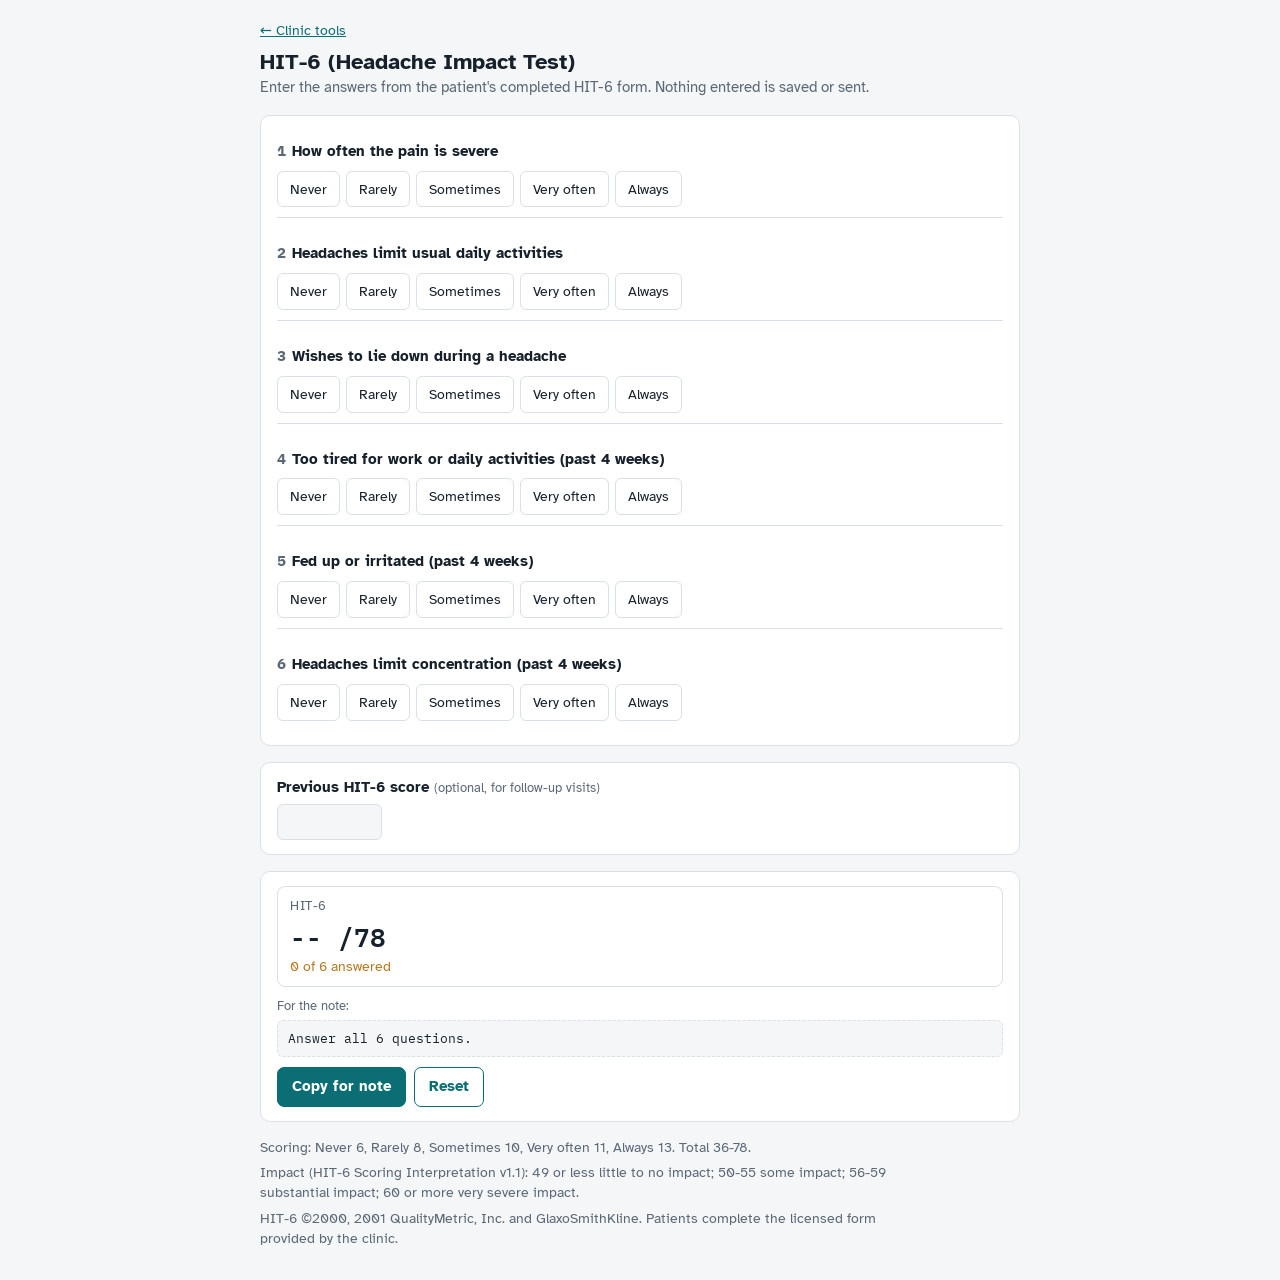
<file: hit6.html>
<!doctype html>
<html lang="en">
<head>
<meta charset="utf-8">
<meta name="viewport" content="width=device-width, initial-scale=1">
<meta name="robots" content="noindex">
<title>HIT-6 Score</title>
<link rel="stylesheet" href="https://fonts.googleapis.com/css2?family=Atkinson+Hyperlegible:wght@400;700&family=IBM+Plex+Mono:wght@400;600&display=swap">
<style>
/* Layout: inputs in one column, result panel below (sticky on wide screens), note-ready text at the bottom of the panel */
:root {
  --bg:#f4f6f8; --surface:#fff; --ink:#17212b; --muted:#5b6876; --line:#d9e0e7;
  --accent:#0b6e74; --accent-ink:#fff; --accent-soft:#dcefef; --warn:#b7791f;
  --font-body:"Atkinson Hyperlegible","Segoe UI",system-ui,sans-serif;
  --font-mono:"IBM Plex Mono",ui-monospace,Menlo,monospace;
}
@media (prefers-color-scheme: dark) { :root { --bg:#11171d; --surface:#1a232c; --ink:#e6edf3; --muted:#9aa8b6; --line:#2c3946; --accent:#4fb9bd; --accent-ink:#0b1a1c; --accent-soft:#1d3a3c; --warn:#e0a94e; color-scheme:dark; } }
* { box-sizing:border-box; }
body { margin:0; background:var(--bg); color:var(--ink); font-family:var(--font-body); font-size:15px; line-height:1.45; padding-inline:16px; padding-block:20px 32px; }
.wrap { max-width:760px; margin:0 auto; display:flex; flex-direction:column; gap:16px; }
a.back { color:var(--accent); font-size:.9rem; }
h1 { font-size:1.35rem; margin:4px 0 0; }
.sub { color:var(--muted); margin:0; max-width:64ch; }
.card { background:var(--surface); border:1px solid var(--line); border-radius:10px; padding:14px 16px; display:flex; flex-direction:column; gap:14px; }
.field { display:flex; flex-direction:column; gap:6px; }
.field > span { font-weight:700; }
.field small { color:var(--muted); font-weight:400; }
.field small a { color:var(--accent); }
.seg { display:flex; flex-wrap:wrap; gap:6px; }
.seg label { position:relative; }
.seg input { position:absolute; opacity:0; inset:0; }
.seg span { display:block; padding:7px 12px; border:1px solid var(--line); border-radius:6px; font-size:.9rem; cursor:pointer; user-select:none; }
.seg input:checked + span { background:var(--accent-soft); border-color:var(--accent); font-weight:700; }
.seg input:focus-visible + span, .btn:focus-visible, input[type=number]:focus-visible { outline:3px solid var(--accent); outline-offset:2px; }
input[type=number] { width:7em; font:inherit; font-family:var(--font-mono); padding:6px 8px; border:1px solid var(--line); border-radius:6px; background:var(--bg); color:var(--ink); }
.result { gap:10px; }
@media (min-width:760px) and (min-height:820px) { .result { position:sticky; top:env(safe-area-inset-top,0px); z-index:2; } }
.scores { display:grid; grid-template-columns:repeat(auto-fit,minmax(200px,1fr)); gap:10px; }
.score { border:1px solid var(--line); border-radius:8px; padding:10px 12px; display:flex; flex-direction:column; gap:2px; min-width:0; }
.score .lbl { font-size:.8rem; color:var(--muted); letter-spacing:.04em; text-transform:uppercase; }
.score .val { font-family:var(--font-mono); font-size:1.6rem; font-weight:600; font-variant-numeric:tabular-nums; }
.score .det { font-size:.85rem; color:var(--muted); }
.flag { color:var(--warn); font-size:.85rem; font-weight:700; }
.out { font-family:var(--font-mono); font-size:.82rem; background:var(--bg); border:1px dashed var(--line); border-radius:6px; padding:8px 10px; white-space:pre-wrap; overflow-wrap:anywhere; user-select:all; }
.outlbl { font-size:.8rem; color:var(--muted); margin-bottom:-6px; }
.actions { display:flex; flex-wrap:wrap; gap:8px; align-items:center; }
.btn { font:inherit; cursor:pointer; padding:8px 14px; border-radius:7px; border:1px solid var(--accent); background:var(--accent); color:var(--accent-ink); font-weight:700; }
.btn.ghost { background:transparent; color:var(--accent); }
.notes { font-size:.85rem; color:var(--muted); display:flex; flex-direction:column; gap:6px; max-width:72ch; }
.notes p { margin:0; }
</style>
<style>
.q { display:flex; flex-direction:column; gap:8px; padding-block:10px; border-bottom:1px solid var(--line); }
.q:last-child { border-bottom:0; }
.q .name { font-weight:700; }
.q .name b { font-family:var(--font-mono); color:var(--muted); margin-right:6px; }
.missing { color:var(--warn); }
</style>
</head>
<body>
<div class="wrap">
  <header>
    <a class="back" href="./">&larr; Clinic tools</a>
    <h1>HIT-6 (Headache Impact Test)</h1>
    <p class="sub">Enter the answers from the patient's completed HIT-6 form. Nothing entered is saved or sent.</p>
  </header>
  <section class="card" id="items" aria-label="HIT-6 answers"></section>
  <section class="card">
    <label class="field"><span>Previous HIT-6 score <small>(optional, for follow-up visits)</small></span>
      <input type="number" id="prev" min="36" max="78" step="1" inputmode="numeric"></label>
  </section>
  <section class="card result" aria-live="polite">
    <div class="scores">
      <div class="score"><span class="lbl">HIT-6</span><span class="val" id="tot">-- /78</span><span class="det" id="cat"></span></div>
    </div>
    <div class="outlbl">For the note:</div>
    <div class="out" id="out"></div>
    <div class="actions">
      <button class="btn" type="button" id="copy">Copy for note</button>
      <button class="btn ghost" type="button" id="reset">Reset</button>
      <span id="msg" class="det" hidden></span>
    </div>
  </section>
  <div class="notes">
    <p>Scoring: Never 6, Rarely 8, Sometimes 10, Very often 11, Always 13. Total 36-78.</p>
    <p>Impact (HIT-6 Scoring Interpretation v1.1): 49 or less little to no impact; 50-55 some impact; 56-59 substantial impact; 60 or more very severe impact.</p>
    <p>HIT-6 &copy;2000, 2001 QualityMetric, Inc. and GlaxoSmithKline. Patients complete the licensed form provided by the clinic.</p>
  </div>
</div>
<script>
(function () {
  var Q = ["How often the pain is severe", "Headaches limit usual daily activities", "Wishes to lie down during a headache", "Too tired for work or daily activities (past 4 weeks)", "Fed up or irritated (past 4 weeks)", "Headaches limit concentration (past 4 weeks)"];
  var A = [["Never",6],["Rarely",8],["Sometimes",10],["Very often",11],["Always",13]];
  var box = document.getElementById("items");
  Q.forEach(function (q, i) {
    var d = document.createElement("div"); d.className = "q";
    var h = '<div class="name"><b>' + (i + 1) + '</b>' + q + '</div><div class="seg">';
    A.forEach(function (a) { h += '<label><input type="radio" name="q' + i + '" value="' + a[1] + '"><span>' + a[0] + '</span></label>'; });
    d.innerHTML = h + '</div>'; box.appendChild(d);
  });
  function compute() {
    var tot = 0, n = 0;
    Q.forEach(function (q, i) { var c = document.querySelector('input[name="q' + i + '"]:checked'); if (c) { tot += +c.value; n++; } });
    var out = document.getElementById("out"), cat = document.getElementById("cat");
    if (n < Q.length) {
      document.getElementById("tot").textContent = "-- /78";
      cat.innerHTML = '<span class="missing">' + n + " of " + Q.length + " answered</span>";
      out.textContent = "Answer all 6 questions."; return;
    }
    var c = tot <= 49 ? "little to no" : tot <= 55 ? "some" : tot <= 59 ? "substantial" : "very severe";
    document.getElementById("tot").textContent = tot + " /78";
    cat.textContent = c.charAt(0).toUpperCase() + c.slice(1) + " impact";
    var p = parseInt(document.getElementById("prev").value, 10), extra = "";
    if (p >= 36 && p <= 78) extra = "; previously " + p + "/78, change " + (tot - p > 0 ? "+" : "") + (tot - p);
    out.textContent = "Headache Impact Test (HIT-6): " + tot + "/78 (" + c + " impact" + extra + "). Impact (HIT-6 Scoring Interpretation v1.1): 49 or less little to no impact; 50-55 some impact; 56-59 substantial impact; 60 or more very severe impact.";
  }
  document.addEventListener("change", compute);
  document.getElementById("prev").addEventListener("input", compute);
  document.getElementById("reset").addEventListener("click", function () {
    document.querySelectorAll("input[type=radio]").forEach(function (r) { r.checked = false; });
    document.getElementById("prev").value = ""; document.getElementById("msg").hidden = true; compute();
  });
  document.getElementById("copy").addEventListener("click", function () {
    var el = document.getElementById("out"), msg = document.getElementById("msg");
    function sel() { var r = document.createRange(); r.selectNodeContents(el); var s = getSelection(); s.removeAllRanges(); s.addRange(r); msg.textContent = "Selected - press Ctrl+C"; msg.hidden = false; }
    try { navigator.clipboard.writeText(el.textContent).then(function () { msg.textContent = "Copied"; msg.hidden = false; }, sel); } catch (e) { sel(); }
  });
  compute();
})();
</script>
</body>
</html>
</file>
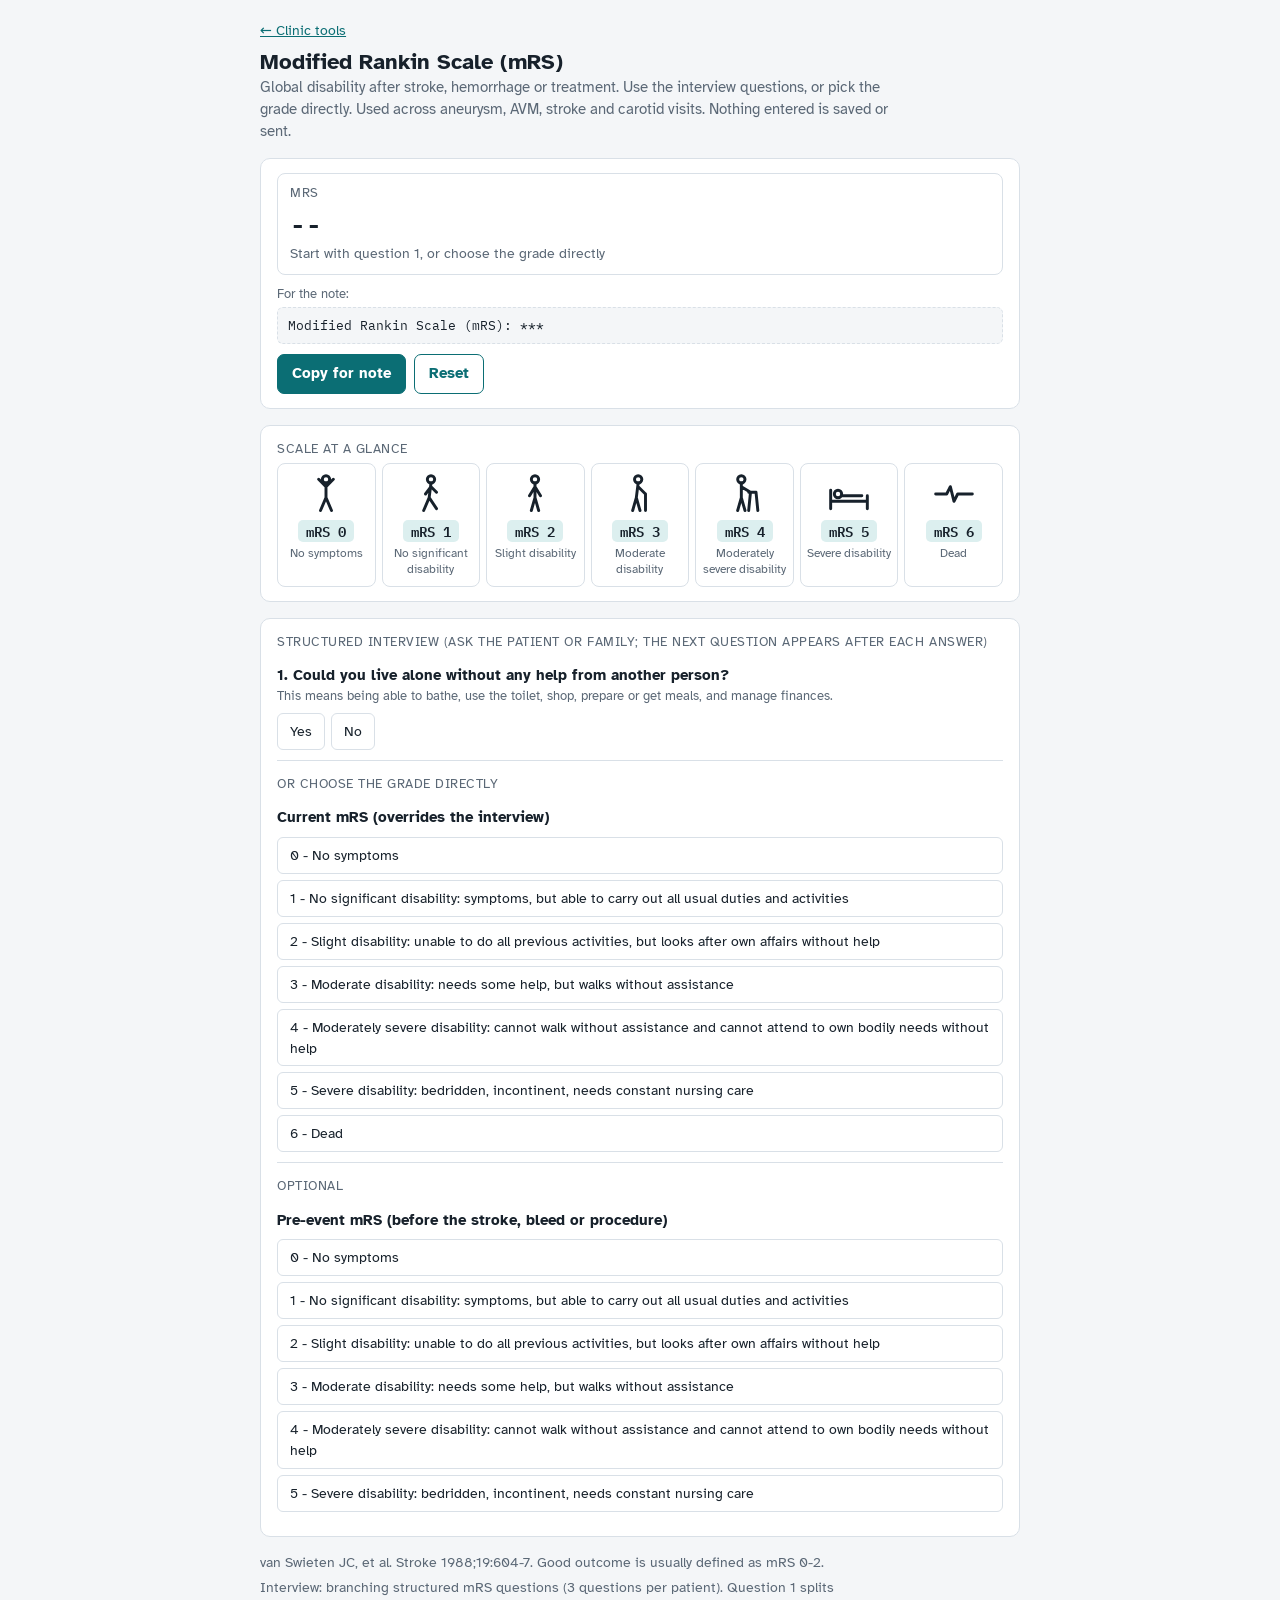
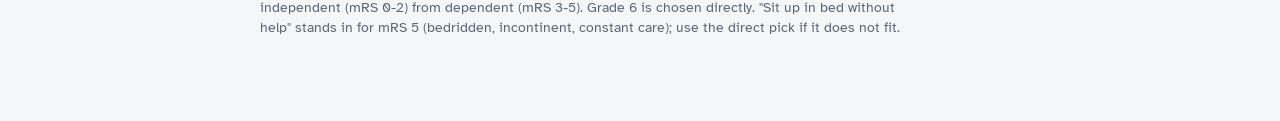
<file: mrs.html>
<!doctype html>
<html lang="en">
<head>
<meta charset="utf-8">
<meta name="viewport" content="width=device-width, initial-scale=1">
<meta name="robots" content="noindex">
<title>mRS</title>
<link rel="stylesheet" href="https://fonts.googleapis.com/css2?family=Atkinson+Hyperlegible:wght@400;700&family=IBM+Plex+Mono:wght@400;600&display=swap">
<link rel="stylesheet" href="tools.css?v=5">
<style>
.strip { display:grid; grid-template-columns:repeat(7,minmax(0,1fr)); gap:6px; }
@media (max-width:560px) { .strip { grid-template-columns:repeat(4,minmax(0,1fr)); } }
.st { display:flex; flex-direction:column; align-items:center; gap:4px; text-align:center; padding:8px 4px; border:1px solid var(--line); border-radius:8px; color:var(--ink); }
.st svg { width:44px; height:44px; fill:none; stroke:currentColor; stroke-width:1.6; stroke-linecap:round; stroke-linejoin:round; }
.st .g { font-family:var(--font-mono); font-weight:600; font-size:.9rem; background:var(--accent-soft); color:var(--ink); border-radius:5px; padding:1px 8px; }
.st .t { font-size:.78rem; color:var(--muted); line-height:1.25; }
.st.on { border-color:var(--accent); border-width:2px; background:var(--accent-soft); }
.st.on .g { background:var(--accent); color:var(--accent-ink); }
</style>
</head>
<body>
<div class="wrap">
  <header>
    <a class="back" href="./">&larr; Clinic tools</a>
    <h1>Modified Rankin Scale (mRS)</h1>
    <p class="sub">Global disability after stroke, hemorrhage or treatment. Use the interview questions, or pick the grade directly. Used across aneurysm, AVM, stroke and carotid visits. Nothing entered is saved or sent.</p>
  </header>

  <section class="card result" aria-live="polite">
    <div class="scores">
      <div class="score"><span class="lbl">mRS</span><span class="val" id="val">--</span><span class="det" id="det"></span></div>
    </div>
    <div class="outlbl">For the note:</div>
    <div class="out" id="out"></div>
    <div class="actions">
      <button class="btn" type="button" id="copy">Copy for note</button>
      <button class="btn ghost" type="button" id="reset">Reset</button>
      <span id="msg" class="det" hidden></span>
    </div>
  </section>
  <section class="card" aria-label="mRS at a glance">
    <div class="grp">Scale at a glance</div>
    <div class="strip" id="strip"><div class="st" data-g="0"><svg viewBox="0 0 24 24" aria-hidden="true"><circle cx="12" cy="4" r="2"/><path d="M12 6v8M12 8l-4-4M12 8l4-4M12 14l-3 7M12 14l3 7"/></svg><span class="g">mRS 0</span><span class="t">No symptoms</span></div><div class="st" data-g="1"><svg viewBox="0 0 24 24" aria-hidden="true"><circle cx="12" cy="4" r="2"/><path d="M12 6l-1 8M12 8l-3 4M12 8l3 3M11 14l-3 7M11 14l4 6"/></svg><span class="g">mRS 1</span><span class="t">No significant disability</span></div><div class="st" data-g="2"><svg viewBox="0 0 24 24" aria-hidden="true"><circle cx="12" cy="4" r="2"/><path d="M12 6v8M12 8l-3 5M12 8l3 5M12 14l-2 7M12 14l2 7"/></svg><span class="g">mRS 2</span><span class="t">Slight disability</span></div><div class="st" data-g="3"><svg viewBox="0 0 24 24" aria-hidden="true"><circle cx="11" cy="4" r="2"/><path d="M11 6l-1 8M11 8l4 4M15 12v9M10 14l-2 7M10 14l2 7"/></svg><span class="g">mRS 3</span><span class="t">Moderate disability</span></div><div class="st" data-g="4"><svg viewBox="0 0 24 24" aria-hidden="true"><circle cx="10" cy="4" r="2"/><path d="M10 6v8M10 8l5 3M14 11h4M15 11l-1 10M18 11l1 10M10 14l-2 7M10 14l2 7"/></svg><span class="g">mRS 4</span><span class="t">Moderately severe disability</span></div><div class="st" data-g="5"><svg viewBox="0 0 24 24" aria-hidden="true"><circle cx="6" cy="12" r="2"/><path d="M8 13h11M2 16h20M2 10v10M22 13v7"/></svg><span class="g">mRS 5</span><span class="t">Severe disability</span></div><div class="st" data-g="6"><svg viewBox="0 0 24 24" aria-hidden="true"><path d="M2 12h6l2-4 2 8 2-4h8"/></svg><span class="g">mRS 6</span><span class="t">Dead</span></div></div>
  </section>
  <p class="sub warn" id="dimtip" hidden>A grade was chosen directly, so the interview is ignored. Click any interview answer to use the interview instead.</p>
  <section class="card" id="items" aria-label="Answers"></section>
  <div class="notes">
    <p>van Swieten JC, et al. Stroke 1988;19:604-7. Good outcome is usually defined as mRS 0-2.</p>
    <p>Interview: branching structured mRS questions (3 questions per patient). Question 1 splits independent (mRS 0-2) from dependent (mRS 3-5). Grade 6 is chosen directly. "Sit up in bed without help" stands in for mRS 5 (bedridden, incontinent, constant care); use the direct pick if it does not fit.</p>
  </div>
</div>
<script src="scorer.js?v=5"></script>
<script>

var O = [["0 - No symptoms",0],["1 - No significant disability: symptoms, but able to carry out all usual duties and activities",1],
 ["2 - Slight disability: unable to do all previous activities, but looks after own affairs without help",2],
 ["3 - Moderate disability: needs some help, but walks without assistance",3],
 ["4 - Moderately severe disability: cannot walk without assistance and cannot attend to own bodily needs without help",4],
 ["5 - Severe disability: bedridden, incontinent, needs constant nursing care",5],["6 - Dead",6]];
var L = ["no symptoms","no significant disability","slight disability","moderate disability","moderately severe disability","severe disability","dead"];
var YN = [["Yes",1],["No",0]];
var items = [
  { id:"t1", grp:"Structured interview (ask the patient or family; the next question appears after each answer)", name:"1. Could you live alone without any help from another person?", hint:"This means being able to bathe, use the toilet, shop, prepare or get meals, and manage finances.", noPts:true, opts:YN },
  { id:"t2", name:"2. Can you do everything you were doing right before your stroke, bleed or procedure, even if slower and not as much?", noPts:true, opts:YN },
  { id:"t3", name:"3. Are you completely back to the way you were right before your stroke, bleed or procedure?", noPts:true, opts:YN },
  { id:"t4", name:"2. Can you walk from one room to another without help from another person?", hint:"A cane or walker is fine; no other person helping.", noPts:true, opts:YN },
  { id:"t5", name:"3. Can you sit up in bed without any help?", noPts:true, opts:YN },
  { id:"now", grp:"Or choose the grade directly", name:"Current mRS (overrides the interview)", stack:true, noPts:true, opts:O },
  { id:"pre", grp:"Optional", name:"Pre-event mRS (before the stroke, bleed or procedure)", stack:true, noPts:true, opts:O.slice(0,6) }
];
function tree(v) {
  if (v.t1 === undefined) return { g:null, show:[] };
  if (v.t1 === 1) {
    if (v.t2 === undefined) return { g:null, show:["t2"] };
    if (v.t2 === 0) return { g:2, show:["t2"] };
    if (v.t3 === undefined) return { g:null, show:["t2","t3"] };
    return { g: v.t3 === 1 ? 0 : 1, show:["t2","t3"] };
  }
  if (v.t4 === undefined) return { g:null, show:["t4"] };
  if (v.t4 === 1) return { g:3, show:["t4"] };
  if (v.t5 === undefined) return { g:null, show:["t4","t5"] };
  return { g: v.t5 === 1 ? 4 : 5, show:["t4","t5"] };
}

// Last action wins: an interview answer clears the direct pick; a direct pick greys out the interview.
document.addEventListener("change", function (e) {
  var n = e.target.name;
  if (/^t[1-5]$/.test(n)) { var d = document.querySelector('input[name="now"]:checked'); if (d) d.checked = false; }
}, true);
function dimInterview(on) {
  ["t1","t2","t3","t4","t5"].forEach(function (id) { var b = block(id); if (b) b.classList.toggle("dim", on); });
  var tip = document.getElementById("dimtip");
  if (tip) tip.hidden = !on;
}
function block(id) { var el = document.querySelector('input[name="' + id + '"]'); return el ? el.closest(".q") : null; }
Scorer.build({ items: items, compute:function (v) {
  var t = tree(v);
  ["t2","t3","t4","t5"].forEach(function (id) {
    var b = block(id); if (!b) return;
    var on = t.show.indexOf(id) >= 0; b.hidden = !on;
    if (!on) { var c = b.querySelector("input:checked"); if (c) c.checked = false; }
  });
  dimInterview(v.now !== undefined);
  var g, how;
  if (v.now !== undefined) { g = v.now; how = "clinician-assigned"; }
  else { g = t.g; how = "structured interview"; }
  if (g === null) return { val:"--", det: v.t1 === undefined ? "Start with question 1, or choose the grade directly" : "Answer the next question", note:"Modified Rankin Scale (mRS): ***" };
  var s = "Modified Rankin Scale (mRS): " + g + " (" + L[g] + "; " + how + ").";
  if (v.pre !== undefined) s += " Pre-event mRS: " + v.pre + " (" + L[v.pre] + ").";
  return { val: String(g), det: L[g].charAt(0).toUpperCase() + L[g].slice(1) + " (" + how + ")", note:s };
}});


// Highlight the current grade in the picture strip
(function () {
  var v = document.getElementById("val");
  function hi() { var g = v.textContent.trim(); document.querySelectorAll("#strip .st").forEach(function (c) { c.classList.toggle("on", c.getAttribute("data-g") === g); }); }
  new MutationObserver(hi).observe(v, { childList:true, characterData:true, subtree:true }); hi();
})();
</script>
</body>
</html>
</file>
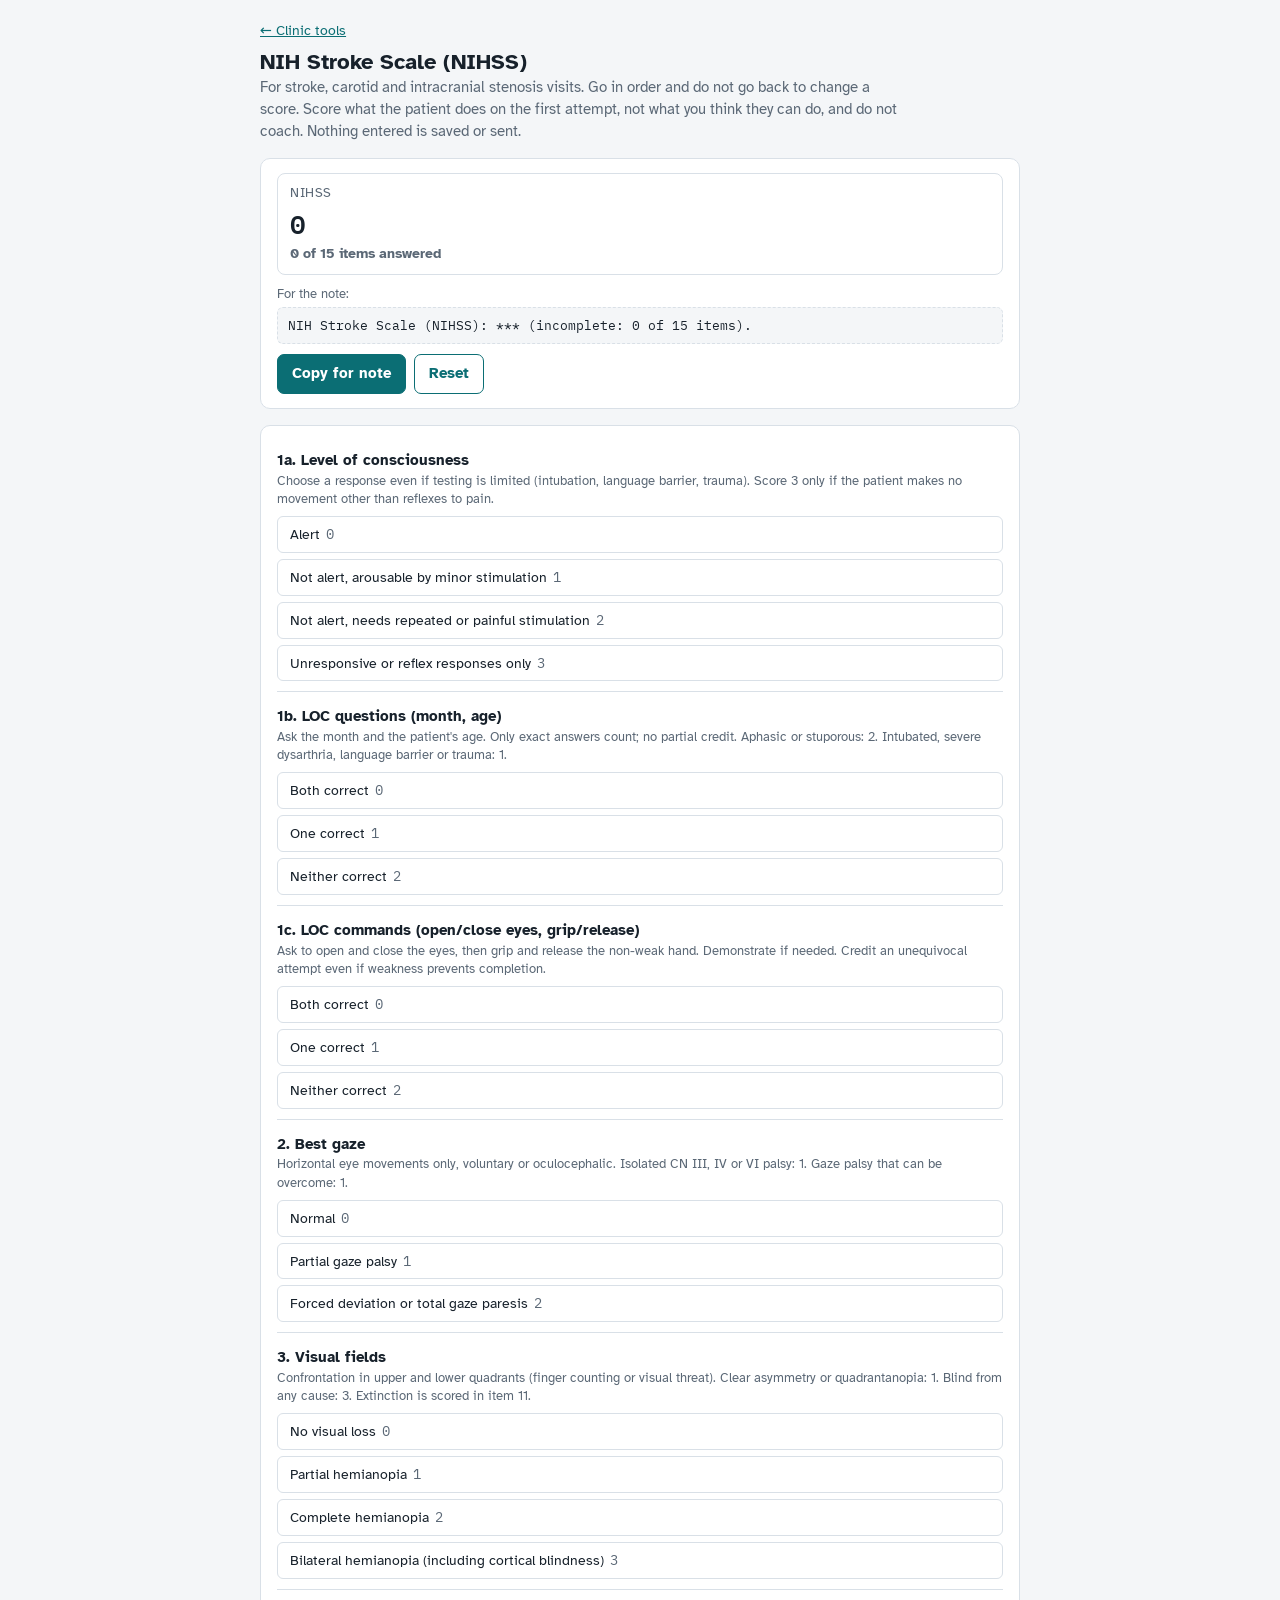
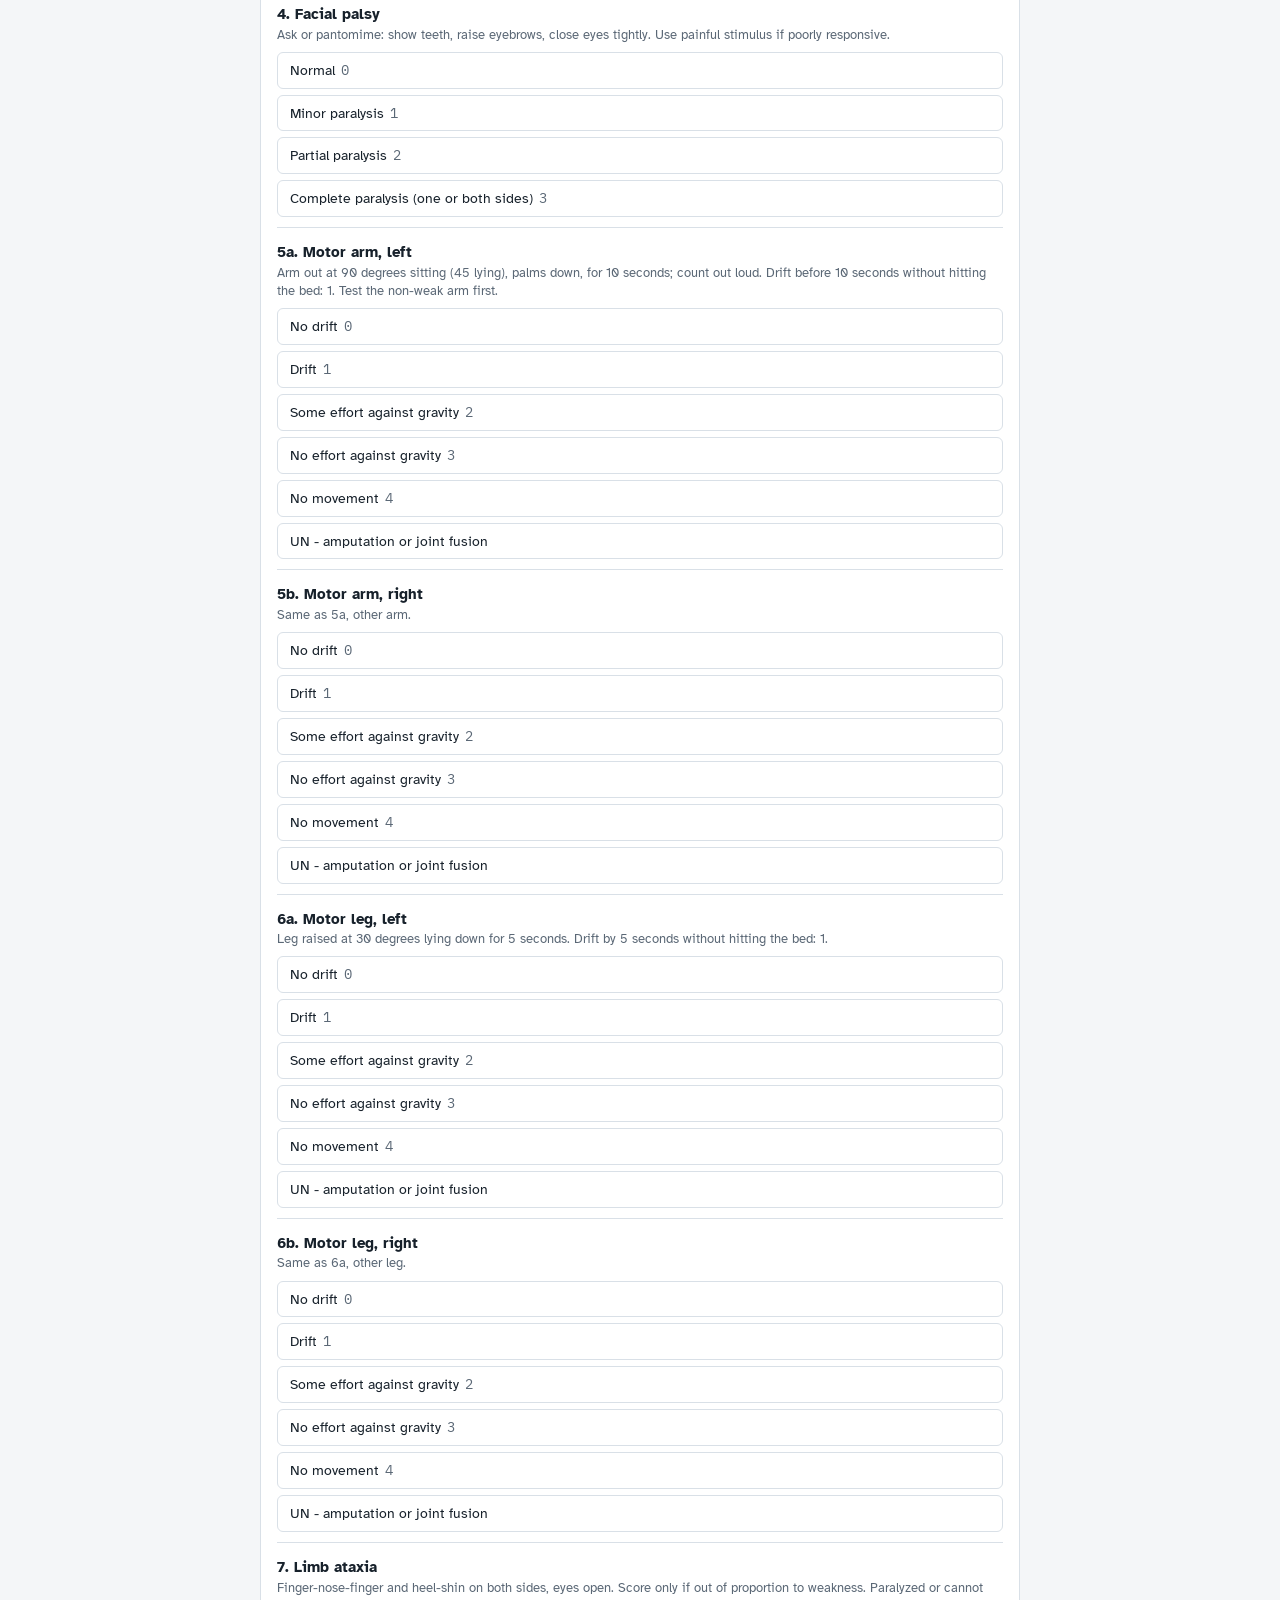
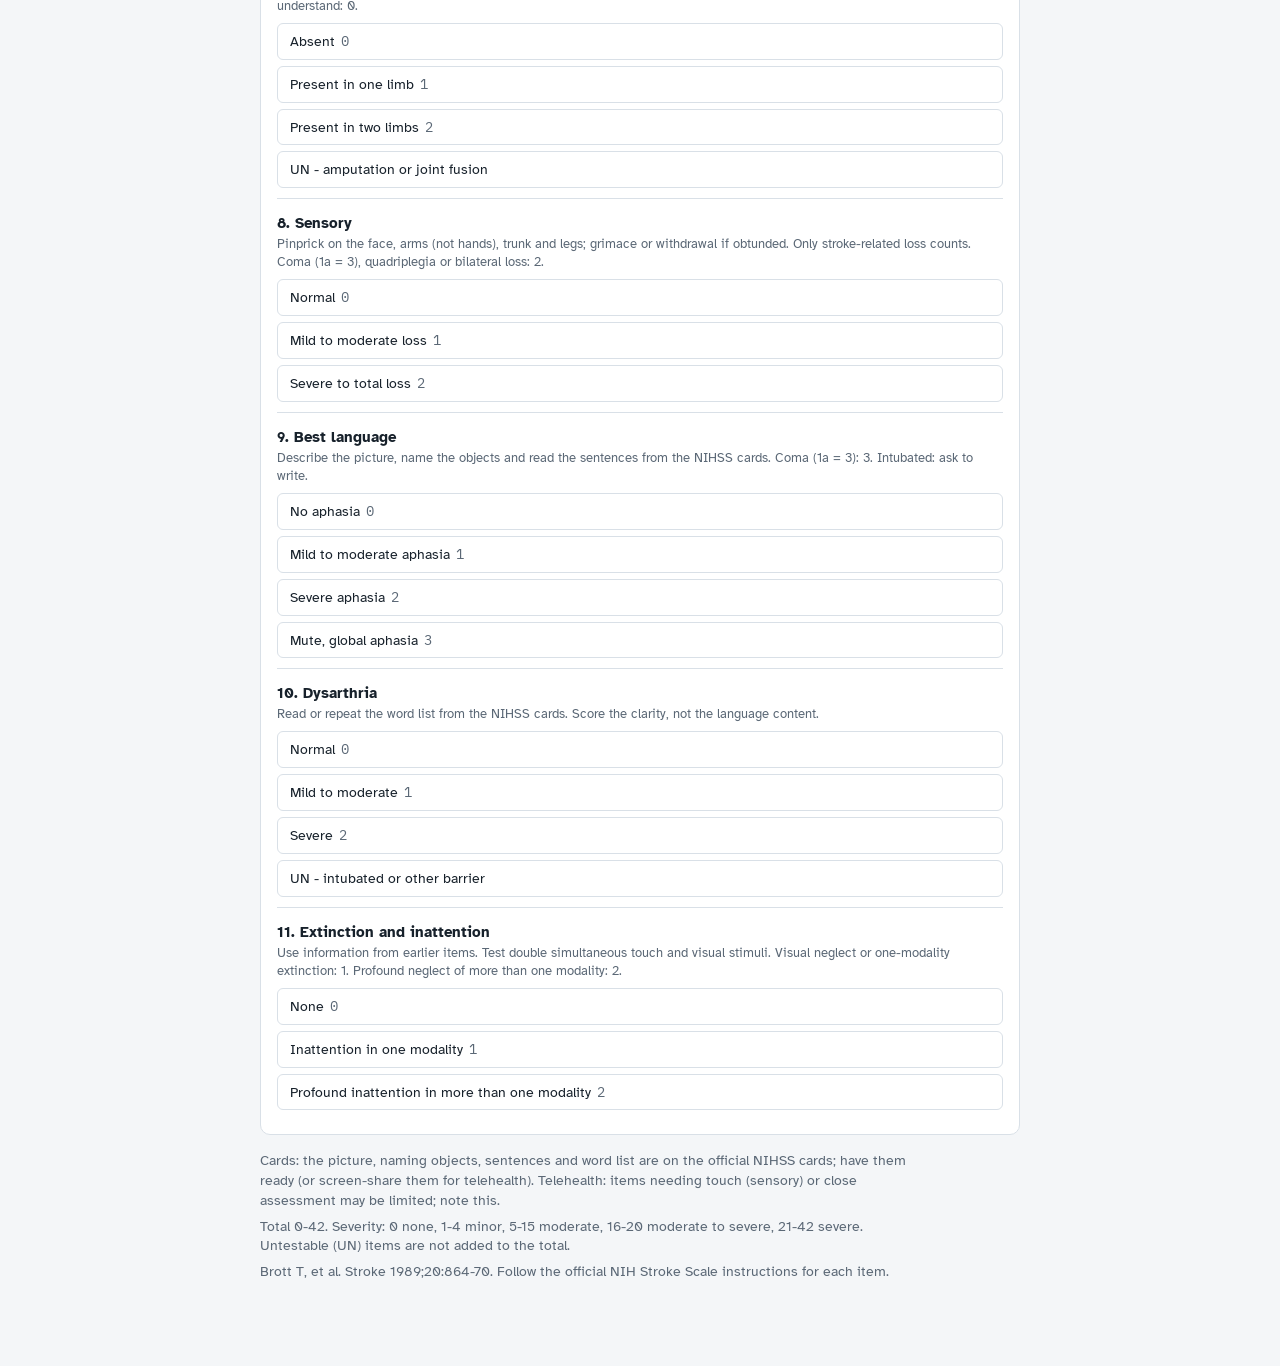
<file: nihss.html>
<!doctype html>
<html lang="en">
<head>
<meta charset="utf-8">
<meta name="viewport" content="width=device-width, initial-scale=1">
<meta name="robots" content="noindex">
<title>NIHSS</title>
<link rel="stylesheet" href="https://fonts.googleapis.com/css2?family=Atkinson+Hyperlegible:wght@400;700&family=IBM+Plex+Mono:wght@400;600&display=swap">
<link rel="stylesheet" href="tools.css?v=5">
</head>
<body>
<div class="wrap">
  <header>
    <a class="back" href="./">&larr; Clinic tools</a>
    <h1>NIH Stroke Scale (NIHSS)</h1>
    <p class="sub">For stroke, carotid and intracranial stenosis visits. Go in order and do not go back to change a score. Score what the patient does on the first attempt, not what you think they can do, and do not coach. Nothing entered is saved or sent.</p>
  </header>

  <section class="card result" aria-live="polite">
    <div class="scores">
      <div class="score"><span class="lbl">NIHSS</span><span class="val" id="val">--</span><span class="det" id="det"></span></div>
    </div>
    <div class="outlbl">For the note:</div>
    <div class="out" id="out"></div>
    <div class="actions">
      <button class="btn" type="button" id="copy">Copy for note</button>
      <button class="btn ghost" type="button" id="reset">Reset</button>
      <span id="msg" class="det" hidden></span>
    </div>
  </section>
  <section class="card" id="items" aria-label="Answers"></section>
  <div class="notes">
    <p>Cards: the picture, naming objects, sentences and word list are on the official NIHSS cards; have them ready (or screen-share them for telehealth). Telehealth: items needing touch (sensory) or close assessment may be limited; note this.</p>
    <p>Total 0-42. Severity: 0 none, 1-4 minor, 5-15 moderate, 16-20 moderate to severe, 21-42 severe. Untestable (UN) items are not added to the total.</p>
    <p>Brott T, et al. Stroke 1989;20:864-70. Follow the official NIH Stroke Scale instructions for each item.</p>
  </div>
</div>
<script src="scorer.js?v=5"></script>
<script>

var UN = ["UN - amputation or joint fusion", null];
var I = [
 ["i1a","1a. Level of consciousness","Choose a response even if testing is limited (intubation, language barrier, trauma). Score 3 only if the patient makes no movement other than reflexes to pain.",[["Alert",0],["Not alert, arousable by minor stimulation",1],["Not alert, needs repeated or painful stimulation",2],["Unresponsive or reflex responses only",3]]],
 ["i1b","1b. LOC questions (month, age)","Ask the month and the patient's age. Only exact answers count; no partial credit. Aphasic or stuporous: 2. Intubated, severe dysarthria, language barrier or trauma: 1.",[["Both correct",0],["One correct",1],["Neither correct",2]]],
 ["i1c","1c. LOC commands (open/close eyes, grip/release)","Ask to open and close the eyes, then grip and release the non-weak hand. Demonstrate if needed. Credit an unequivocal attempt even if weakness prevents completion.",[["Both correct",0],["One correct",1],["Neither correct",2]]],
 ["i2","2. Best gaze","Horizontal eye movements only, voluntary or oculocephalic. Isolated CN III, IV or VI palsy: 1. Gaze palsy that can be overcome: 1.",[["Normal",0],["Partial gaze palsy",1],["Forced deviation or total gaze paresis",2]]],
 ["i3","3. Visual fields","Confrontation in upper and lower quadrants (finger counting or visual threat). Clear asymmetry or quadrantanopia: 1. Blind from any cause: 3. Extinction is scored in item 11.",[["No visual loss",0],["Partial hemianopia",1],["Complete hemianopia",2],["Bilateral hemianopia (including cortical blindness)",3]]],
 ["i4","4. Facial palsy","Ask or pantomime: show teeth, raise eyebrows, close eyes tightly. Use painful stimulus if poorly responsive.",[["Normal",0],["Minor paralysis",1],["Partial paralysis",2],["Complete paralysis (one or both sides)",3]]],
 ["i5a","5a. Motor arm, left","Arm out at 90 degrees sitting (45 lying), palms down, for 10 seconds; count out loud. Drift before 10 seconds without hitting the bed: 1. Test the non-weak arm first.",[["No drift",0],["Drift",1],["Some effort against gravity",2],["No effort against gravity",3],["No movement",4],UN]],
 ["i5b","5b. Motor arm, right","Same as 5a, other arm.",[["No drift",0],["Drift",1],["Some effort against gravity",2],["No effort against gravity",3],["No movement",4],UN]],
 ["i6a","6a. Motor leg, left","Leg raised at 30 degrees lying down for 5 seconds. Drift by 5 seconds without hitting the bed: 1.",[["No drift",0],["Drift",1],["Some effort against gravity",2],["No effort against gravity",3],["No movement",4],UN]],
 ["i6b","6b. Motor leg, right","Same as 6a, other leg.",[["No drift",0],["Drift",1],["Some effort against gravity",2],["No effort against gravity",3],["No movement",4],UN]],
 ["i7","7. Limb ataxia","Finger-nose-finger and heel-shin on both sides, eyes open. Score only if out of proportion to weakness. Paralyzed or cannot understand: 0.",[["Absent",0],["Present in one limb",1],["Present in two limbs",2],["UN - amputation or joint fusion",null]]],
 ["i8","8. Sensory","Pinprick on the face, arms (not hands), trunk and legs; grimace or withdrawal if obtunded. Only stroke-related loss counts. Coma (1a = 3), quadriplegia or bilateral loss: 2.",[["Normal",0],["Mild to moderate loss",1],["Severe to total loss",2]]],
 ["i9","9. Best language","Describe the picture, name the objects and read the sentences from the NIHSS cards. Coma (1a = 3): 3. Intubated: ask to write.",[["No aphasia",0],["Mild to moderate aphasia",1],["Severe aphasia",2],["Mute, global aphasia",3]]],
 ["i10","10. Dysarthria","Read or repeat the word list from the NIHSS cards. Score the clarity, not the language content.",[["Normal",0],["Mild to moderate",1],["Severe",2],["UN - intubated or other barrier",null]]],
 ["i11","11. Extinction and inattention","Use information from earlier items. Test double simultaneous touch and visual stimuli. Visual neglect or one-modality extinction: 1. Profound neglect of more than one modality: 2.",[["None",0],["Inattention in one modality",1],["Profound inattention in more than one modality",2]]]
];
function band(t) { return t === 0 ? "no stroke symptoms" : t <= 4 ? "minor" : t <= 15 ? "moderate" : t <= 20 ? "moderate to severe" : "severe"; }
Scorer.build({ items: I.map(function (x) { return { id:x[0], name:x[1], hint:x[2], stack:true, opts:x[3] }; }), compute:function (v) {
  var t = 0, n = 0, parts = [], un = [];
  I.forEach(function (x) { var s = v[x[0]]; if (s === undefined) return; n++; var code = x[1].split(".")[0]; if (s === null) un.push(code); else { t += s; if (s > 0) parts.push(code + " = " + s); } });
  if (n < I.length) return { val: String(t), det: n + " of 15 items answered", warn:true, note:"NIH Stroke Scale (NIHSS): *** (incomplete: " + n + " of 15 items)." };
  var note = "NIH Stroke Scale (NIHSS): " + t + " (" + band(t) + ")" + (parts.length ? "; items: " + parts.join(", ") : "") + (un.length ? "; untestable: " + un.join(", ") : "") + ".";
  return { val:String(t), det: band(t).charAt(0).toUpperCase() + band(t).slice(1), note: note };
}});

</script>
</body>
</html>
</file>
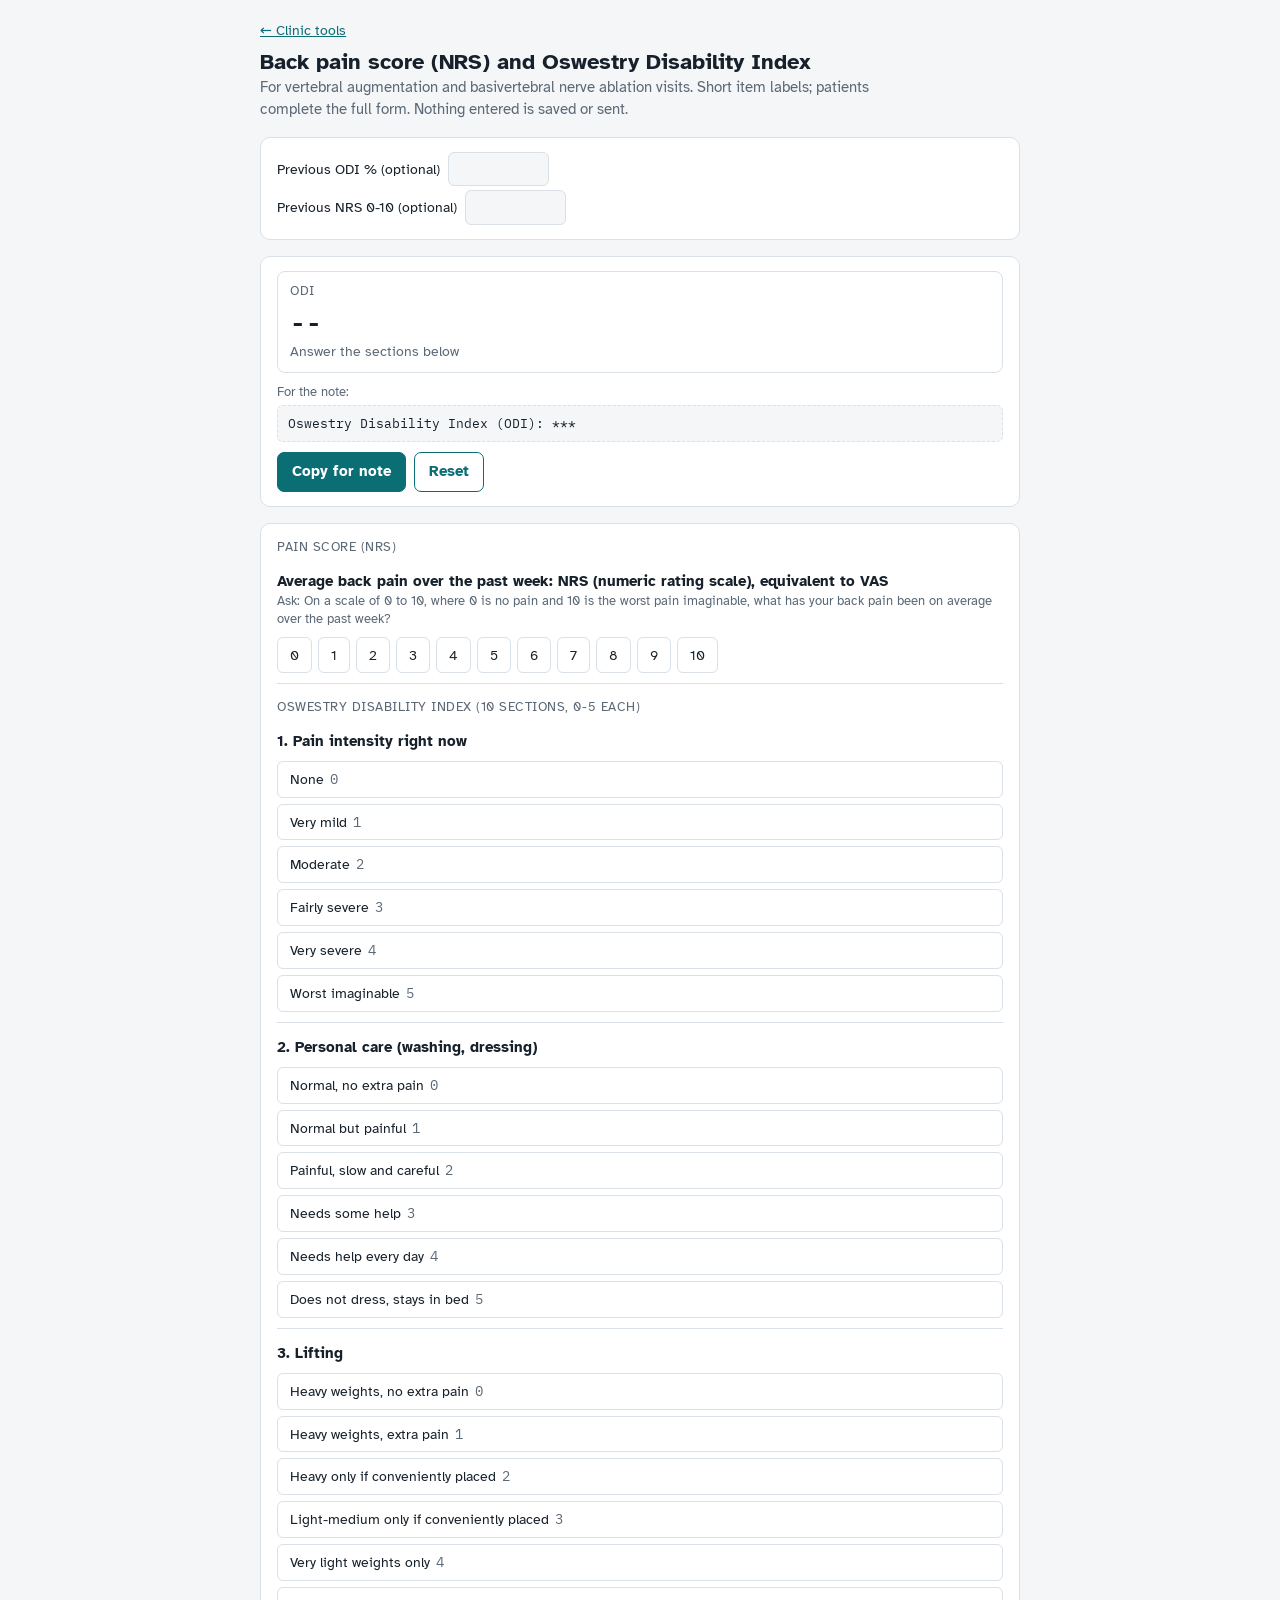
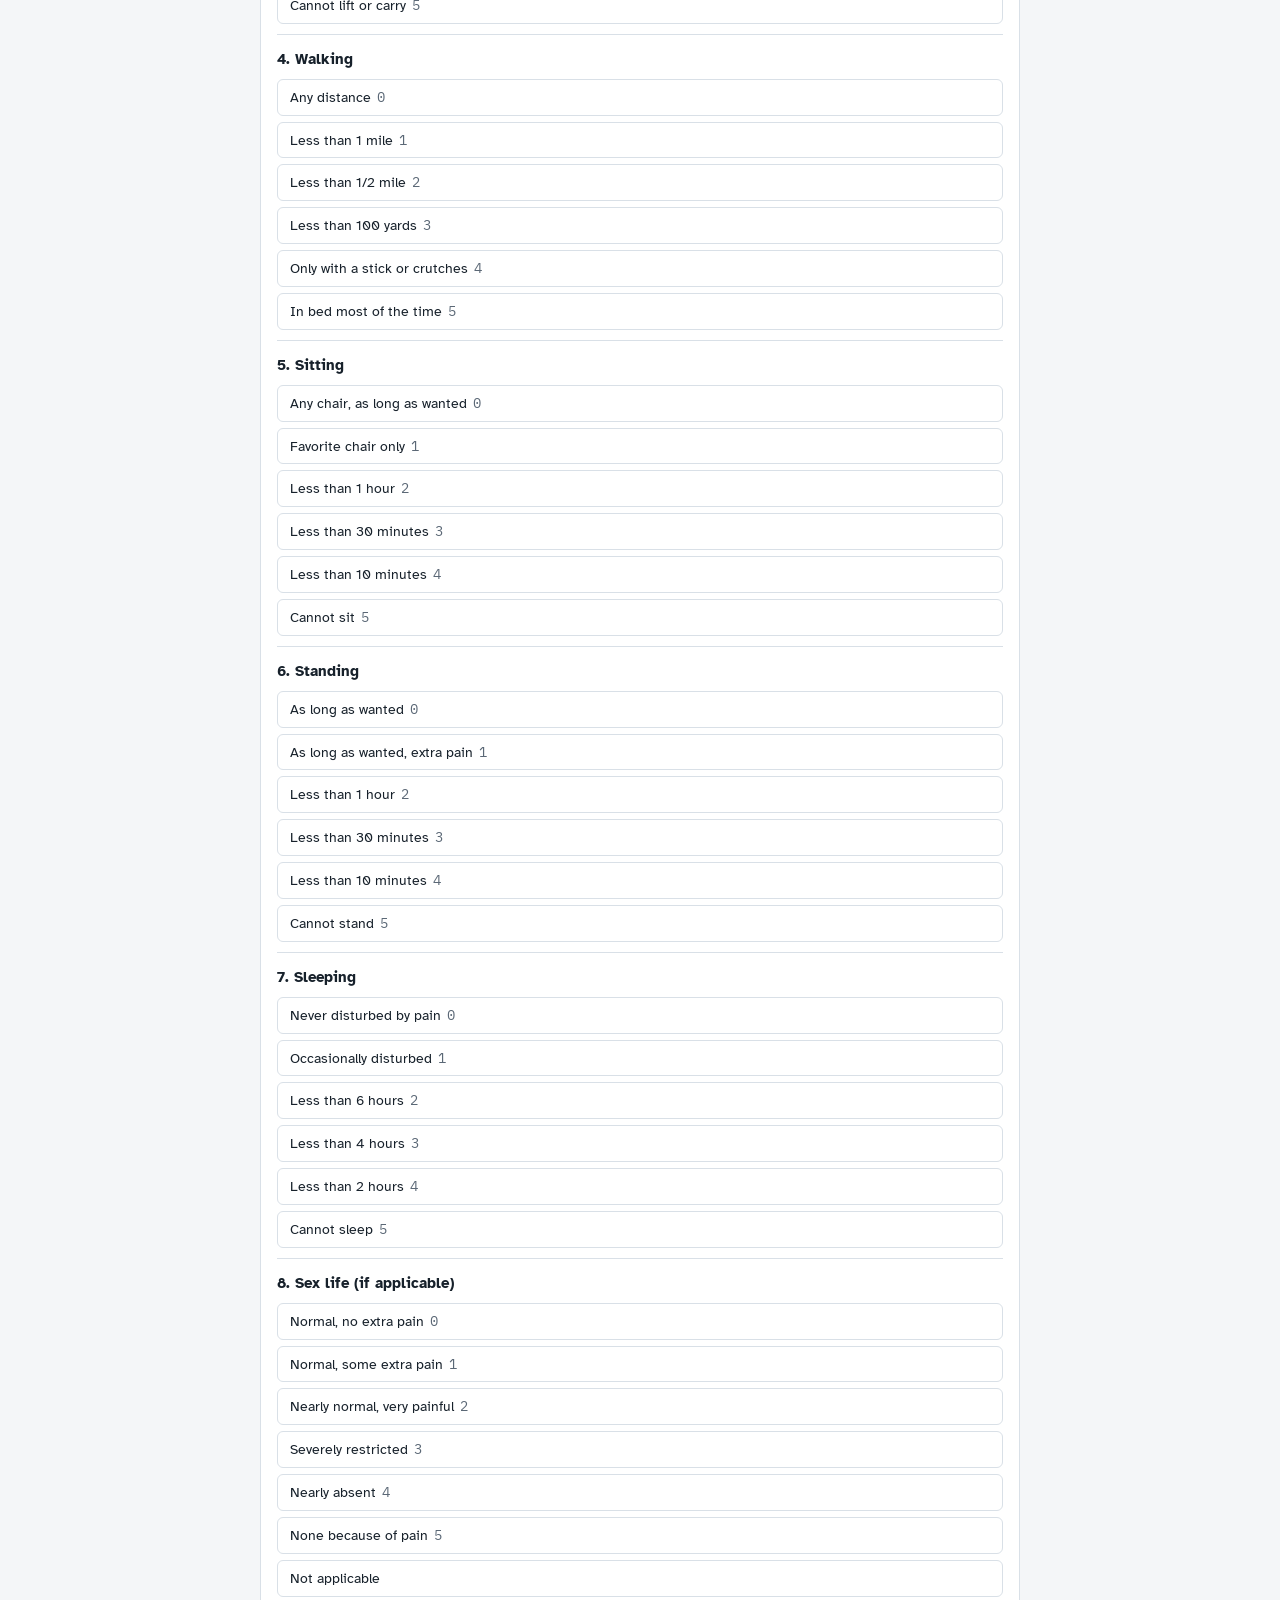
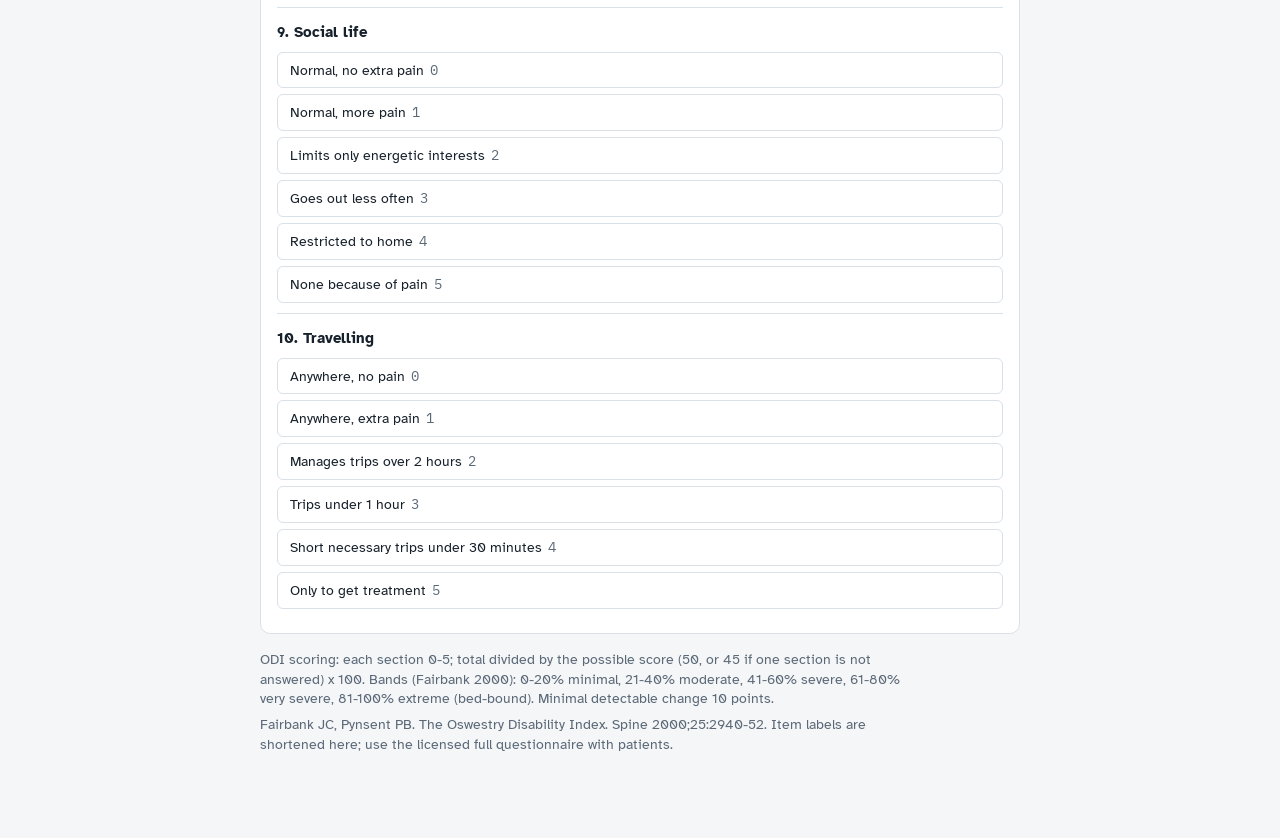
<file: odi.html>
<!doctype html>
<html lang="en">
<head>
<meta charset="utf-8">
<meta name="viewport" content="width=device-width, initial-scale=1">
<meta name="robots" content="noindex">
<title>Pain and ODI</title>
<link rel="stylesheet" href="https://fonts.googleapis.com/css2?family=Atkinson+Hyperlegible:wght@400;700&family=IBM+Plex+Mono:wght@400;600&display=swap">
<link rel="stylesheet" href="tools.css?v=5">
</head>
<body>
<div class="wrap">
  <header>
    <a class="back" href="./">&larr; Clinic tools</a>
    <h1>Back pain score (NRS) and Oswestry Disability Index</h1>
    <p class="sub">For vertebral augmentation and basivertebral nerve ablation visits. Short item labels; patients complete the full form. Nothing entered is saved or sent.</p>
  </header>
  <section class="card">
    <div class="field"><label for="prev">Previous ODI % (optional)</label><input class="extra" type="number" id="prev" min="0" max="100" step="1" inputmode="numeric"></div>
    <div class="field"><label for="prevnrs">Previous NRS 0-10 (optional)</label><input class="extra" type="number" id="prevnrs" min="0" max="10" step="1" inputmode="numeric"></div>
  </section>
  <section class="card result" aria-live="polite">
    <div class="scores">
      <div class="score"><span class="lbl">ODI</span><span class="val" id="val">--</span><span class="det" id="det"></span></div>
    </div>
    <div class="outlbl">For the note:</div>
    <div class="out" id="out"></div>
    <div class="actions">
      <button class="btn" type="button" id="copy">Copy for note</button>
      <button class="btn ghost" type="button" id="reset">Reset</button>
      <span id="msg" class="det" hidden></span>
    </div>
  </section>
  <section class="card" id="items" aria-label="Answers"></section>
  <div class="notes">
    <p>ODI scoring: each section 0-5; total divided by the possible score (50, or 45 if one section is not answered) x 100. Bands (Fairbank 2000): 0-20% minimal, 21-40% moderate, 41-60% severe, 61-80% very severe, 81-100% extreme (bed-bound). Minimal detectable change 10 points.</p>
    <p>Fairbank JC, Pynsent PB. The Oswestry Disability Index. Spine 2000;25:2940-52. Item labels are shortened here; use the licensed full questionnaire with patients.</p>
  </div>
</div>
<script src="scorer.js?v=5"></script>
<script>

var S = [
 ["s1","Pain intensity right now",["None","Very mild","Moderate","Fairly severe","Very severe","Worst imaginable"]],
 ["s2","Personal care (washing, dressing)",["Normal, no extra pain","Normal but painful","Painful, slow and careful","Needs some help","Needs help every day","Does not dress, stays in bed"]],
 ["s3","Lifting",["Heavy weights, no extra pain","Heavy weights, extra pain","Heavy only if conveniently placed","Light-medium only if conveniently placed","Very light weights only","Cannot lift or carry"]],
 ["s4","Walking",["Any distance","Less than 1 mile","Less than 1/2 mile","Less than 100 yards","Only with a stick or crutches","In bed most of the time"]],
 ["s5","Sitting",["Any chair, as long as wanted","Favorite chair only","Less than 1 hour","Less than 30 minutes","Less than 10 minutes","Cannot sit"]],
 ["s6","Standing",["As long as wanted","As long as wanted, extra pain","Less than 1 hour","Less than 30 minutes","Less than 10 minutes","Cannot stand"]],
 ["s7","Sleeping",["Never disturbed by pain","Occasionally disturbed","Less than 6 hours","Less than 4 hours","Less than 2 hours","Cannot sleep"]],
 ["s8","Sex life (if applicable)",["Normal, no extra pain","Normal, some extra pain","Nearly normal, very painful","Severely restricted","Nearly absent","None because of pain"]],
 ["s9","Social life",["Normal, no extra pain","Normal, more pain","Limits only energetic interests","Goes out less often","Restricted to home","None because of pain"]],
 ["s10","Travelling",["Anywhere, no pain","Anywhere, extra pain","Manages trips over 2 hours","Trips under 1 hour","Short necessary trips under 30 minutes","Only to get treatment"]]
];
var items = [{ id:"nrs", grp:"Pain score (NRS)", name:"Average back pain over the past week: NRS (numeric rating scale), equivalent to VAS", hint:"Ask: On a scale of 0 to 10, where 0 is no pain and 10 is the worst pain imaginable, what has your back pain been on average over the past week?", noPts:true,
  opts:[0,1,2,3,4,5,6,7,8,9,10].map(function(n){return [String(n), n];}) }];
S.forEach(function (s, i) {
  var o = s[2].map(function (t, k) { return [t, k]; });
  if (s[0] === "s8") o.push(["Not applicable", null]);
  items.push({ id:s[0], grp: i === 0 ? "Oswestry Disability Index (10 sections, 0-5 each)" : null, name:(i+1) + ". " + s[1], stack:true, opts:o });
});
function band(p) { return p <= 20 ? "minimal" : p <= 40 ? "moderate" : p <= 60 ? "severe" : p <= 80 ? "very severe" : "extreme"; }
Scorer.build({ items: items, compute: function (v) {
  var sum = 0, n = 0, na = 0, miss = 0;
  S.forEach(function (s) { var x = v[s[0]]; if (x === null) na++; else if (x === undefined) miss++; else { sum += x; n++; } });
  var nrs = v.nrs, prev = Scorer.num("prev"), pnrs = Scorer.num("prevnrs");
  var nrsTxt = nrs === undefined ? "" : " Back pain, average over the past week, NRS (numeric rating scale, equivalent to VAS): " + nrs + "/10" + (pnrs !== null ? " (previously " + pnrs + "/10)" : "") + ".";
  if (n === 0) return { val:"--", det:"Answer the sections below", note:"Oswestry Disability Index (ODI): ***" + nrsTxt };
  if (n < 9) { var pp = Math.round(sum / (5 * n) * 100);
    return { val: pp + "%", det: "So far: " + n + " of 10 sections answered (need at least 9)", warn:true,
    note: "Oswestry Disability Index (ODI): " + pp + "% [Incomplete: " + n + " of 10 sections answered]." + nrsTxt }; }
  var pct = Math.round(sum / (5 * n) * 100), b = band(pct), ch = "";
  if (prev !== null) { var d = pct - prev; ch = "; previously " + prev + "%, change " + (d > 0 ? "+" : "") + d + " points" + (Math.abs(d) >= 10 ? ", beyond the 10-point minimal detectable change" : ", within the 10-point minimal detectable change"); }
  return { val: pct + "%", det: b.charAt(0).toUpperCase() + b.slice(1) + " disability" + (n < 10 ? " (scored out of " + (5*n) + ")" : ""),
    note: "Oswestry Disability Index (ODI): " + pct + "% (" + b + " disability" + ch + ")." + nrsTxt };
}});

</script>
</body>
</html>
</file>
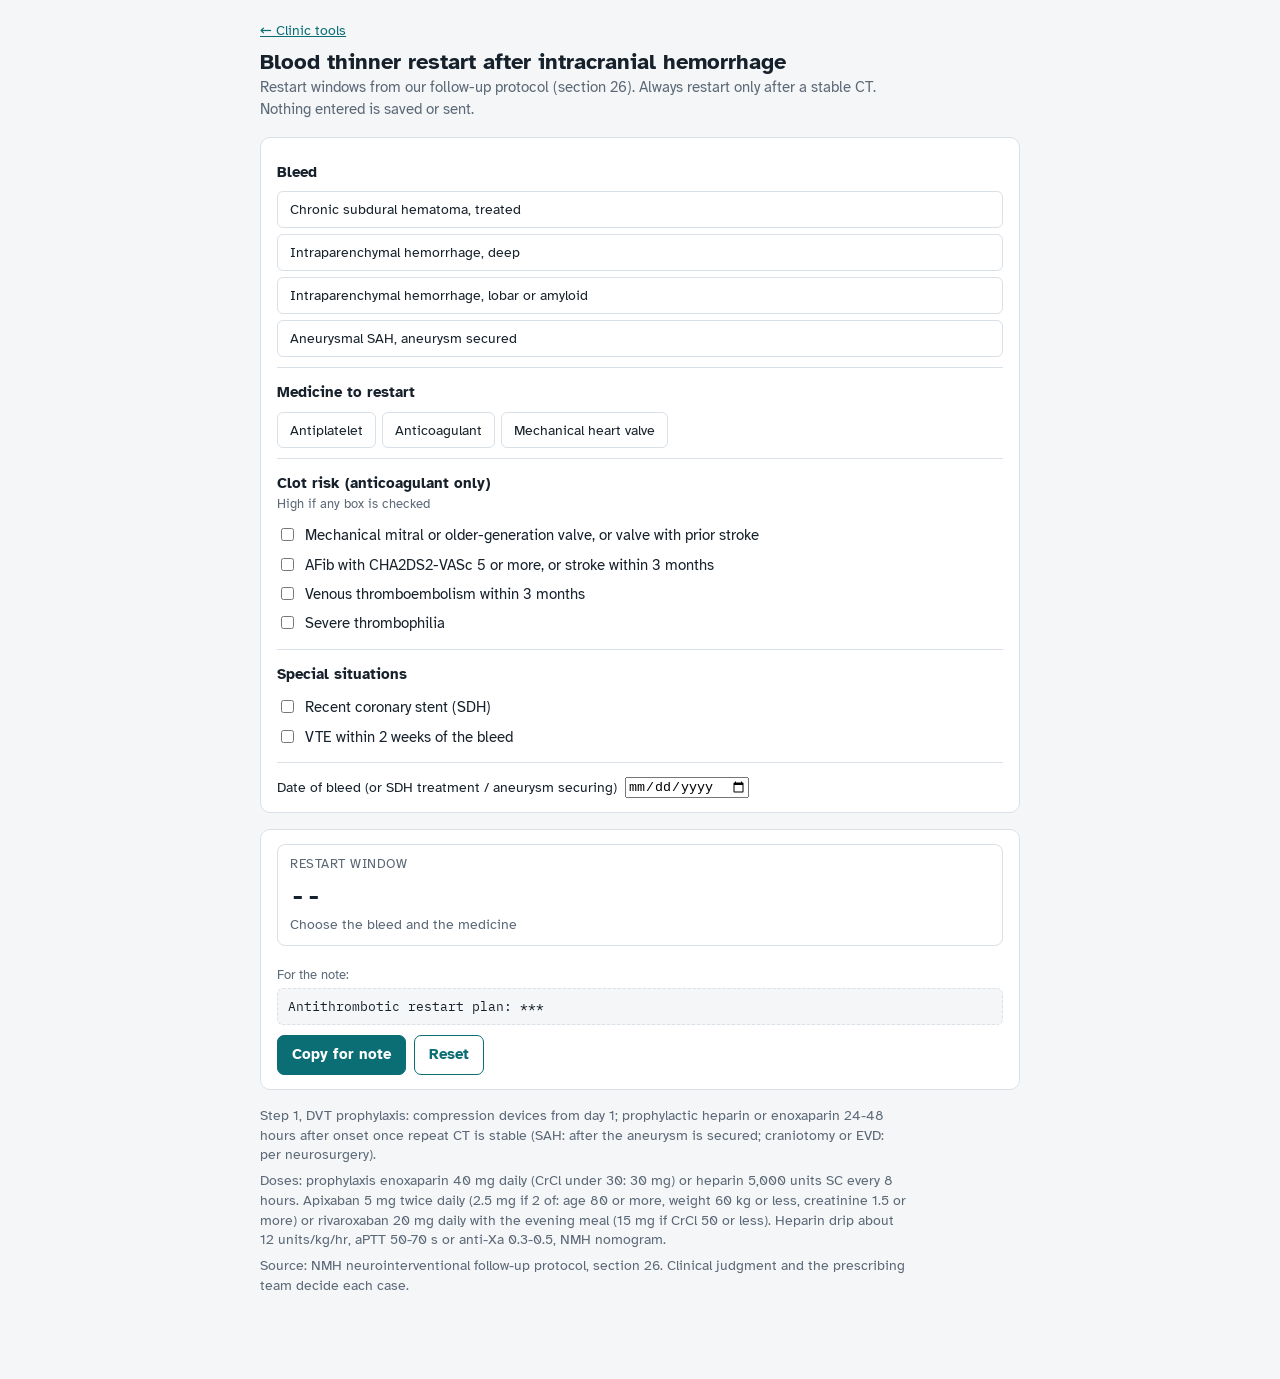
<file: restart.html>
<!doctype html>
<html lang="en">
<head>
<meta charset="utf-8">
<meta name="viewport" content="width=device-width, initial-scale=1">
<meta name="robots" content="noindex">
<title>Blood thinner restart</title>
<link rel="stylesheet" href="https://fonts.googleapis.com/css2?family=Atkinson+Hyperlegible:wght@400;700&family=IBM+Plex+Mono:wght@400;600&display=swap">
<link rel="stylesheet" href="tools.css?v=5">
<style>
.q { border-bottom:1px solid var(--line); }
.checks label { display:flex; gap:8px; align-items:flex-start; padding:4px 0; font-size:.92rem; }
.checks input { margin-top:3px; }
ul.steps { margin:0; padding-left:18px; font-size:.9rem; display:flex; flex-direction:column; gap:4px; }
</style>
</head>
<body>
<div class="wrap">
  <header>
    <a class="back" href="./">&larr; Clinic tools</a>
    <h1>Blood thinner restart after intracranial hemorrhage</h1>
    <p class="sub">Restart windows from our follow-up protocol (section 26). Always restart only after a stable CT. Nothing entered is saved or sent.</p>
  </header>

  <section class="card" aria-label="Inputs">
    <div class="q"><div class="name">Bleed</div>
      <div class="seg stack" id="bleed">
        <label><input type="radio" name="bleed" value="sdh"><span>Chronic subdural hematoma, treated</span></label>
        <label><input type="radio" name="bleed" value="deep"><span>Intraparenchymal hemorrhage, deep</span></label>
        <label><input type="radio" name="bleed" value="lobar"><span>Intraparenchymal hemorrhage, lobar or amyloid</span></label>
        <label><input type="radio" name="bleed" value="sah"><span>Aneurysmal SAH, aneurysm secured</span></label>
      </div></div>
    <div class="q"><div class="name">Medicine to restart</div>
      <div class="seg" id="drug">
        <label><input type="radio" name="drug" value="ap"><span>Antiplatelet</span></label>
        <label><input type="radio" name="drug" value="ac"><span>Anticoagulant</span></label>
        <label><input type="radio" name="drug" value="valve"><span>Mechanical heart valve</span></label>
      </div></div>
    <div class="q"><div class="name">Clot risk (anticoagulant only)<small>High if any box is checked</small></div>
      <div class="checks">
        <label><input type="checkbox" class="hr"> Mechanical mitral or older-generation valve, or valve with prior stroke</label>
        <label><input type="checkbox" class="hr"> AFib with CHA2DS2-VASc 5 or more, or stroke within 3 months</label>
        <label><input type="checkbox" class="hr"> Venous thromboembolism within 3 months</label>
        <label><input type="checkbox" class="hr"> Severe thrombophilia</label>
      </div></div>
    <div class="q"><div class="name">Special situations</div>
      <div class="checks">
        <label><input type="checkbox" id="cor"> Recent coronary stent (SDH)</label>
        <label><input type="checkbox" id="vte"> VTE within 2 weeks of the bleed</label>
      </div></div>
    <div class="field" style="padding-top:10px"><label for="d0">Date of bleed (or SDH treatment / aneurysm securing)</label><input type="date" id="d0"></div>
  </section>

  <section class="card result" aria-live="polite">
    <div class="scores"><div class="score"><span class="lbl">Restart window</span><span class="val" id="val">--</span><span class="det" id="det"></span></div></div>
    <ul class="steps" id="steps"></ul>
    <div class="outlbl">For the note:</div>
    <div class="out" id="out"></div>
    <div class="actions">
      <button class="btn" type="button" id="copy">Copy for note</button>
      <button class="btn ghost" type="button" id="reset">Reset</button>
      <span id="msg" class="det" hidden></span>
    </div>
  </section>

  <div class="notes">
    <p>Step 1, DVT prophylaxis: compression devices from day 1; prophylactic heparin or enoxaparin 24-48 hours after onset once repeat CT is stable (SAH: after the aneurysm is secured; craniotomy or EVD: per neurosurgery).</p>
    <p>Doses: prophylaxis enoxaparin 40 mg daily (CrCl under 30: 30 mg) or heparin 5,000 units SC every 8 hours. Apixaban 5 mg twice daily (2.5 mg if 2 of: age 80 or more, weight 60 kg or less, creatinine 1.5 or more) or rivaroxaban 20 mg daily with the evening meal (15 mg if CrCl 50 or less). Heparin drip about 12 units/kg/hr, aPTT 50-70 s or anti-Xa 0.3-0.5, NMH nomogram.</p>
    <p>Source: NMH neurointerventional follow-up protocol, section 26. Clinical judgment and the prescribing team decide each case.</p>
  </div>
</div>
<script>
(function () {
  // weeks [min, max]; "days" and hours handled as text
  var T = {
    sdh:   { ap:[2,2],  acH:[2,2], acL:[4,4], valve:{d:[7,7]} },
    deep:  { ap:[2,4],  acH:[2,2], acL:[4,4], valve:{d:[14,14]} },
    lobar: { ap:[2,4],  acH:[7,8], acL:[7,8], lobar:true, valve:{d:[14,14]} },
    sah:   { ap:"days", acH:[1,2], acL:[1,2], valve:{h:[24,72]} }
  };
  var NAMES = { sdh:"treated chronic subdural hematoma", deep:"deep intraparenchymal hemorrhage", lobar:"lobar or amyloid intraparenchymal hemorrhage", sah:"aneurysmal SAH (aneurysm secured)" };
  function q(n) { var c = document.querySelector('input[name="' + n + '"]:checked'); return c ? c.value : null; }
  function addDays(d, n) { var x = new Date(d.getTime()); x.setDate(x.getDate() + n); return x; }
  function fmt(d) { return (d.getMonth() + 1) + "/" + d.getDate() + "/" + d.getFullYear(); }
  function compute() {
    var b = q("bleed"), g = q("drug"), steps = [], note = "";
    var high = Array.prototype.some.call(document.querySelectorAll(".hr"), function (x) { return x.checked; });
    var d0v = document.getElementById("d0").value, d0 = d0v ? new Date(d0v + "T12:00:00") : null;
    var val = "--", det = "", lo = null, hi = null, txt = "";
    if (!b || !g) { document.getElementById("val").textContent = "--"; document.getElementById("det").textContent = "Choose the bleed and the medicine"; document.getElementById("steps").innerHTML = ""; document.getElementById("out").textContent = "Antithrombotic restart plan: ***"; return; }
    var t = T[b];
    if (g === "ap") {
      if (t.ap === "days") { val = "Days"; txt = "antiplatelet within days of securing the aneurysm"; }
      else { lo = t.ap[0] * 7; hi = t.ap[1] * 7; val = t.ap[0] === t.ap[1] ? t.ap[0] + " wk" : t.ap[0] + "-" + t.ap[1] + " wk"; txt = "antiplatelet at " + val.replace("wk", "weeks"); }
      if (b === "sdh" && document.getElementById("cor").checked) { lo = 7; hi = 7; val = "1 wk"; txt = "antiplatelet at 1 week (recent coronary stent), with cardiology"; }
    } else if (g === "ac") {
      var w = high ? t.acH : t.acL; lo = w[0] * 7; hi = w[1] * 7;
      val = (w[0] === w[1] ? w[0] : w[0] + "-" + w[1]) + " wk";
      txt = "anticoagulant at " + val.replace("wk", "weeks") + " (" + (high ? "high" : "lower") + " clot risk)" + (t.lobar ? ", or left atrial appendage closure" : "");
      steps.push("CT head 2 weeks after restarting the anticoagulant.");
      steps.push("Prefer a DOAC. No antiplatelet plus anticoagulant unless both are needed.");
    } else {
      if (t.valve.h) { val = "24-72 h"; lo = 1; hi = 3; txt = "mechanical valve anticoagulation at 24-72 hours"; }
      else { lo = t.valve.d[0]; hi = t.valve.d[1]; val = (lo / 7) + " wk"; txt = "mechanical valve anticoagulation at " + (lo / 7) + " week" + (lo > 7 ? "s" : ""); }
      steps.push("Low-intensity heparin drip first (no bolus), then warfarin, with cardiology.");
    }
    if (document.getElementById("vte").checked && g !== "ap") steps.push("VTE within 2 weeks of the bleed: IVC filter instead of early anticoagulation.");
    steps.push("Restart only after a stable CT.");
    steps.push("Stop primary-prevention aspirin.");
    if (b === "lobar" && g === "ac") steps.push("Recurrence or high rebleed risk: consider left atrial appendage closure.");
    if (d0 && lo !== null) {
      var a = addDays(d0, lo), z = addDays(d0, hi), today = new Date(), since = Math.floor((today - d0) / 86400000);
      det = "Earliest " + fmt(a) + (hi !== lo ? ", by " + fmt(z) : "") + " | Day " + since + " today";
      txt += ", on or after " + fmt(a) + (hi !== lo ? " (window " + fmt(a) + " to " + fmt(z) + ")" : "");
    } else if (!d0) det = "Add the date to get calendar dates";
    note = "Antithrombotic restart plan after " + NAMES[b] + (d0 ? " on " + fmt(d0) : "") + ": " + txt + ", after a stable CT (NMH protocol section 26).";
    if (g === "ac") note += " CT head 2 weeks after restarting.";
    if (g === "valve") note += " Heparin drip without bolus, then warfarin, with cardiology.";
    document.getElementById("val").textContent = val;
    document.getElementById("det").textContent = det;
    document.getElementById("steps").innerHTML = steps.map(function (s) { return "<li>" + s + "</li>"; }).join("");
    document.getElementById("out").textContent = note;
  }
  document.addEventListener("change", compute);
  document.getElementById("d0").addEventListener("input", compute);
  document.getElementById("reset").addEventListener("click", function () {
    document.querySelectorAll("input[type=radio], input[type=checkbox]").forEach(function (x) { x.checked = false; });
    document.getElementById("d0").value = ""; document.getElementById("msg").hidden = true; compute();
  });
  document.getElementById("copy").addEventListener("click", function () {
    var el = document.getElementById("out"), msg = document.getElementById("msg");
    function sel() { var r = document.createRange(); r.selectNodeContents(el); var s = getSelection(); s.removeAllRanges(); s.addRange(r); msg.textContent = "Selected - press Ctrl+C"; msg.hidden = false; }
    try { navigator.clipboard.writeText(el.textContent).then(function () { msg.textContent = "Copied"; msg.hidden = false; }, sel); } catch (e) { sel(); }
  });
  compute();
})();
</script>
</body>
</html>
</file>
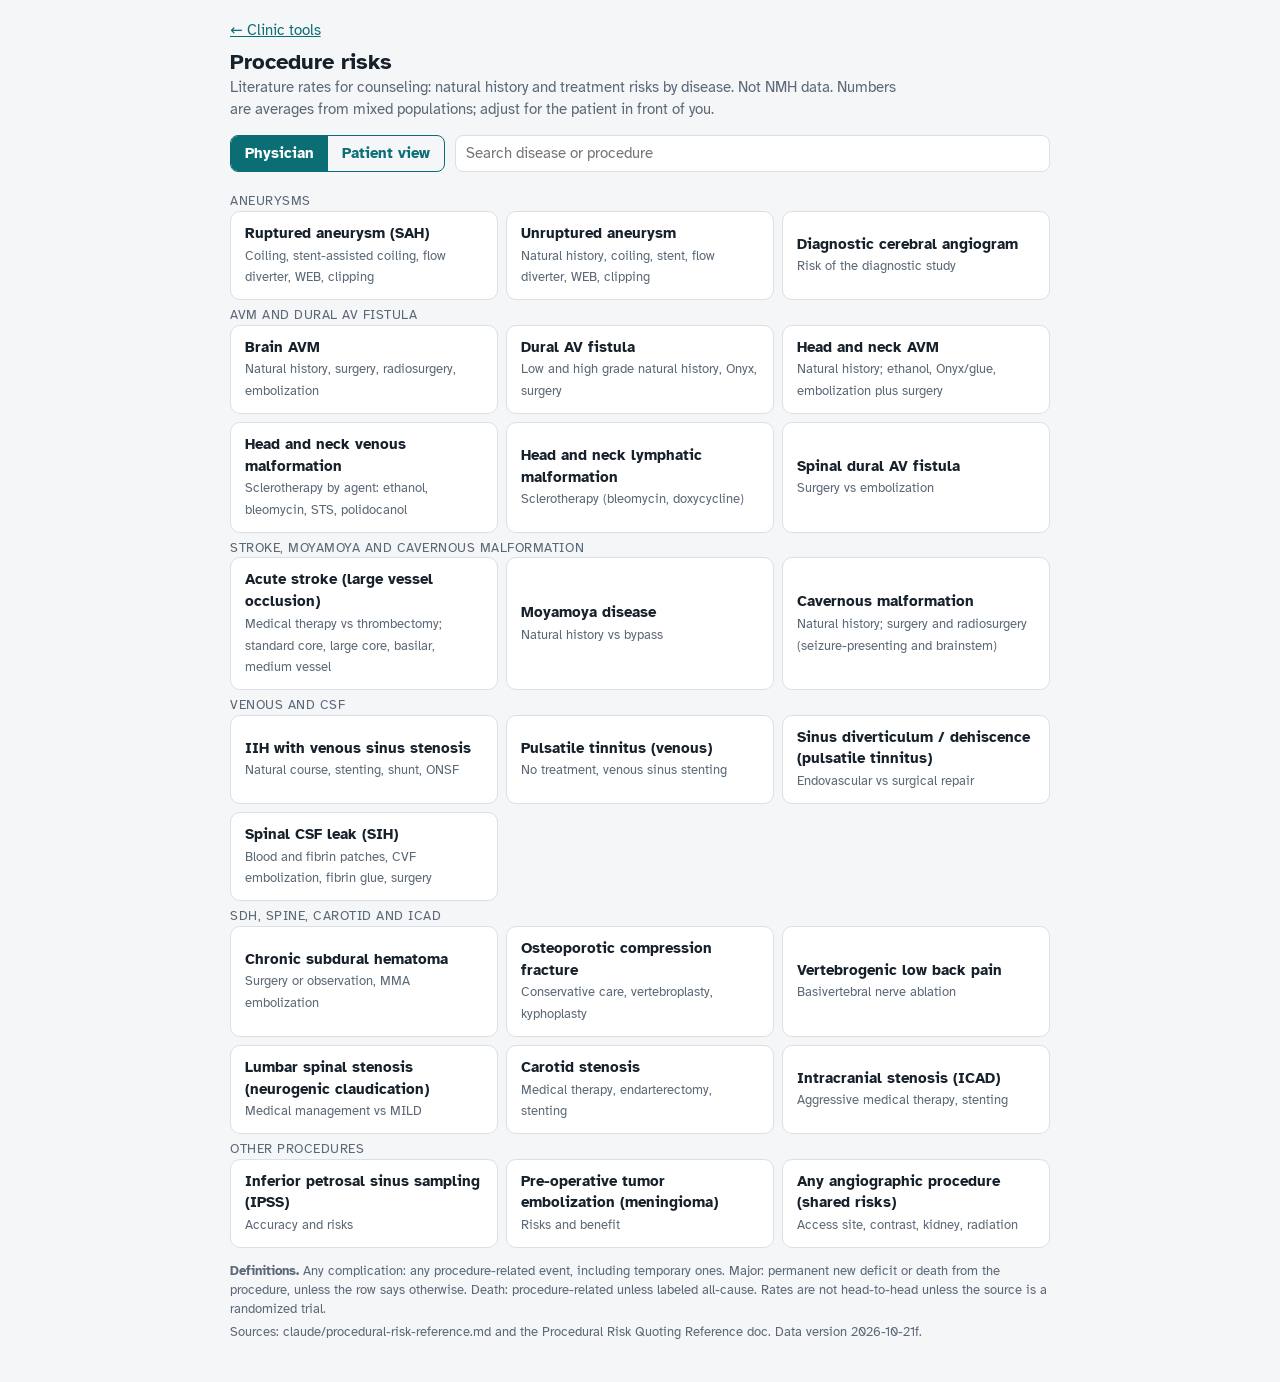
<file: risks.html>
<!doctype html>
<html lang="en">
<head>
<meta charset="utf-8">
<meta name="viewport" content="width=device-width, initial-scale=1">
<meta name="robots" content="noindex">
<title>Procedure risks</title>
<link rel="stylesheet" href="https://fonts.googleapis.com/css2?family=Atkinson+Hyperlegible:wght@400;700&family=IBM+Plex+Mono:wght@400;600&display=swap">
<style>
/* Self-contained so the same file also works offline (fonts fall back to system fonts). */
:root {
  --bg:#f4f6f8; --surface:#fff; --ink:#17212b; --muted:#5b6876; --line:#d9e0e7;
  --accent:#0b6e74; --accent-ink:#fff; --accent-soft:#dcefef; --nh:#7a5a12; --nh-soft:#f6efdd;
  --font-body:"Atkinson Hyperlegible","Segoe UI",system-ui,sans-serif;
  --font-mono:"IBM Plex Mono",ui-monospace,Menlo,monospace;
}
@media (prefers-color-scheme: dark) { :root { --bg:#11171d; --surface:#1a232c; --ink:#e6edf3; --muted:#9aa8b6; --line:#2c3946; --accent:#4fb9bd; --accent-ink:#0b1a1c; --accent-soft:#1d3a3c; --nh:#e0b866; --nh-soft:#33291a; color-scheme:dark; } }
* { box-sizing:border-box; }
body { margin:0; background:var(--bg); color:var(--ink); font-family:var(--font-body); font-size:15px; line-height:1.45; padding:20px 16px 40px; }
.wrap { max-width:820px; margin:0 auto; display:flex; flex-direction:column; gap:14px; }
a { color:var(--accent); }
h1 { font-size:1.35rem; margin:4px 0 0; }
h2 { font-size:1.15rem; margin:0; }
.sub { color:var(--muted); margin:0; max-width:68ch; }
.bar { display:flex; flex-wrap:wrap; gap:10px; align-items:center; }
.toggle { display:inline-flex; border:1px solid var(--accent); border-radius:8px; overflow:hidden; }
.toggle button { font:inherit; border:0; background:transparent; color:var(--accent); padding:7px 14px; cursor:pointer; font-weight:700; }
.toggle button[aria-pressed="true"] { background:var(--accent); color:var(--accent-ink); }
input[type=search] { font:inherit; flex:1; min-width:160px; padding:7px 10px; border:1px solid var(--line); border-radius:8px; background:var(--surface); color:var(--ink); }
button:focus-visible, input:focus-visible, a:focus-visible { outline:3px solid var(--accent); outline-offset:2px; }
.grp { font-size:.8rem; color:var(--muted); letter-spacing:.04em; text-transform:uppercase; margin-top:6px; }
.list { display:grid; grid-template-columns:repeat(auto-fill,minmax(230px,1fr)); gap:8px; }
.item { font:inherit; text-align:left; cursor:pointer; background:var(--surface); color:var(--ink); border:1px solid var(--line); border-radius:10px; padding:11px 14px; }
.item:hover { border-color:var(--accent); }
.item b { display:block; }
.item small { color:var(--muted); }
.crumbs { display:flex; gap:6px; flex-wrap:wrap; font-size:.9rem; }
.crumbs button { font:inherit; background:none; border:0; color:var(--accent); cursor:pointer; padding:0; text-decoration:underline; }
.tabs { display:flex; flex-wrap:wrap; gap:6px; }
.tab { font:inherit; cursor:pointer; padding:8px 12px; border-radius:8px; border:1px solid var(--line); background:var(--surface); color:var(--ink); }
.tab.nh { border-style:dashed; border-color:var(--nh); color:var(--nh); }
.tab[aria-selected="true"] { background:var(--accent-soft); border-color:var(--accent); color:var(--ink); font-weight:700; }
.tab.nh[aria-selected="true"] { background:var(--nh-soft); border-color:var(--nh); }
.card { background:var(--surface); border:1px solid var(--line); border-radius:12px; padding:16px; display:flex; flex-direction:column; gap:12px; }
.card.nh { border-left:5px solid var(--nh); }
.kind { font-size:.75rem; letter-spacing:.05em; text-transform:uppercase; font-weight:700; color:var(--accent); }
.card.nh .kind { color:var(--nh); }
.ev { font-size:.8rem; color:var(--muted); }
.metrics { display:grid; grid-template-columns:repeat(auto-fit,minmax(220px,1fr)); gap:10px; }
.m { border:1px solid var(--line); border-radius:9px; padding:10px 12px; display:flex; flex-direction:column; gap:3px; min-width:0; }
.m .lbl { font-size:.75rem; color:var(--muted); letter-spacing:.04em; text-transform:uppercase; font-weight:700; }
.m .val { font-family:var(--font-mono); font-size:1.35rem; font-weight:600; font-variant-numeric:tabular-nums; overflow-wrap:anywhere; }
.m .det { font-size:.86rem; color:var(--muted); }
.m.long .val { font-size:1.05rem; }
.m.na .val { font-family:var(--font-body); font-size:1rem; font-weight:400; color:var(--muted); }
.note { font-size:.9rem; background:var(--bg); border-radius:8px; padding:9px 12px; }
.src { font-size:.82rem; color:var(--muted); margin:0; padding-left:18px; }
.src li { margin:2px 0; }
.say { font-size:1rem; border-left:3px solid var(--accent); padding-left:10px; }
table.cmp { width:100%; border-collapse:collapse; font-size:.88rem; }
table.cmp th, table.cmp td { text-align:left; padding:7px 6px; border-bottom:1px solid var(--line); vertical-align:top; }
table.cmp th { font-size:.74rem; color:var(--muted); letter-spacing:.04em; text-transform:uppercase; }
table.cmp td.n { font-family:var(--font-mono); }
table.cmp tr.nh td:first-child { color:var(--nh); font-weight:700; }
.foot { font-size:.82rem; color:var(--muted); display:flex; flex-direction:column; gap:4px; }
.foot p { margin:0; }
[hidden] { display:none !important; }
/* Patient (screenshare) mode: bigger, plain language, no sources */
body.pt { font-size:18px; }
body.pt .m .val { font-family:var(--font-body); font-size:1.5rem; }
body.pt .phys { display:none !important; }
body:not(.pt) .ptonly { display:none !important; }
@media (max-width:560px) { table.cmp, table.cmp tbody, table.cmp tr, table.cmp td { display:block; } table.cmp thead { display:none; } table.cmp tr { padding:6px 0; border-bottom:1px solid var(--line); } table.cmp td { border:0; padding:1px 0; } table.cmp td[data-l]::before { content:attr(data-l) ": "; color:var(--muted); font-size:.8rem; } }
</style>
</head>
<body>
<div class="wrap">
  <header>
    <a class="phys" href="./">&larr; Clinic tools</a>
    <h1>Procedure risks</h1>
    <p class="sub phys">Literature rates for counseling: natural history and treatment risks by disease. Not NMH data. Numbers are averages from mixed populations; adjust for the patient in front of you.</p>
  </header>

  <div class="bar">
    <div class="toggle" role="group" aria-label="View">
      <button type="button" id="mPhys" aria-pressed="true">Physician</button>
      <button type="button" id="mPt" aria-pressed="false">Patient view</button>
    </div>
    <input type="search" id="q" placeholder="Search disease or procedure" aria-label="Search" class="phys">
  </div>

  <main id="view" aria-live="polite"></main>

  <footer class="foot phys">
    <p><b>Definitions.</b> Any complication: any procedure-related event, including temporary ones. Major: permanent new deficit or death from the procedure, unless the row says otherwise. Death: procedure-related unless labeled all-cause. Rates are not head-to-head unless the source is a randomized trial.</p>
    <p>Sources: claude/procedural-risk-reference.md and the Procedural Risk Quoting Reference doc. Data version 2026-10-21f.</p>
  </footer>
</div>

<script>
/* DATA
   Each disease: id, group, name, short, options[]
   Each option: id, name, nh (true = no treatment / natural history), ev (evidence), rows[[label, value, detail, patient]],
   note (modifiers / caveats), say (one-line patient summary), src[[label, url]]
   Empty value "" = not reported; shown as "Not reported". */
var D = [
/* ---------------- ANEURYSMS ---------------- */
{ id:"sah", group:"Aneurysms", name:"Ruptured aneurysm (SAH)", short:"Coiling, stent-assisted coiling, flow diverter, WEB, clipping",
  options:[
  { id:"nh", nh:true, name:"No treatment (rebleed risk)", ev:"Guidelines and 1970s–80s cohorts",
    rows:[["Rebleed","4–14% in 24 h","Peak 2–12 h; ~30% by 1 month; at least 50% by 6 months; then ~3%/year","About half bleed again within 6 months"],
          ["Death from a rebleed","55–80%","80% vs 41% without rebleed (Danish series)","More than half of second bleeds are fatal"]],
    note:"Untreated-course data are old; no modern untreated cohort exists.",
    say:"Without repair, about half of people bleed again within 6 months, and a second bleed is fatal in more than half.",
    src:[["AHA/ASA 2012 aSAH guideline","https://www.ahajournals.org/doi/10.1161/str.0b013e3182587839"],["AHA/ASA 2009 guideline","https://www.ahajournals.org/doi/pdf/10.1161/strokeaha.108.191395"],["Jane 1977","https://pubmed.ncbi.nlm.nih.gov/583706/"],["Danish Aneurysm Study 1987","https://thejns.org/view/journals/j-neurosurg/67/3/article-p329.xml"]] },
  { id:"coil", name:"Coiling (simple or balloon-assisted)", ev:"Prospective registry + RCTs",
    rows:[["Any complication","~12%","Thromboembolic 10.4%, intraoperative rupture 3.1% (ARETA, includes unruptured)","About 1 in 10"],
          ["Major","3.7%","Permanent morbidity (CLARITY); 5.9% disability or death in a 681-patient series","About 4 to 6 in 100"],
          ["Death","1.5%","Treatment mortality (CLARITY)","About 1 to 2 in 100"],
          ["Retreatment / rebleed","20% retreated by 10 yr","Rebleed treatment to 1 yr 3.2% (ISAT); retreatment 20% vs 0.8% clipping (BRAT)","Up to 1 in 5 need another treatment over the years"],
          ["Outcome","23.5% dead or dependent at 1 yr","ISAT coiling arm; mostly from the bleed itself (clipping 30.9%)","About 1 in 4 dependent or died at 1 year, mostly from the bleed"]],
    say:"About 1 in 10 people have a problem during coiling, and most recover. About 5 in 100 have lasting harm or die from it. Up to 1 in 5 need another treatment over the years.",
    src:[["CLARITY 2011","https://www.ovid.com/jnls/neurosurgery/abstract/10.1227/neu.0b013e3182257b30~results-of-embolization-used-as-the-first-treatment-choice"],["AJNR 2006, 681 patients","https://www.ajnr.org/content/27/7/1498"],["ARETA 2020","https://doi.org/10.1148/radiol.2020191842"],["ISAT 2005","https://www.sciencedirect.com/science/article/abs/pii/S0140673605672145"],["BRAT 10-yr (via IPD meta-analysis)","https://doi.org/10.3390/jcm13061778"]] },
  { id:"sac", name:"Stent-assisted coiling", ev:"Meta-analyses of observational studies",
    rows:[["Any complication","13–19%","Hemorrhagic 7–8% (RR 1.55 vs coiling), ischemic 6–12% (RR 1.68)","About 1 in 8"],
          ["Major","No separate rate","Not pooled for ruptured aneurysms; Y-stent meta-analysis (mixed): permanent deficit 4%, procedure death 2% (ruptured cases 18% mortality)","Use the overall and death figures"],
          ["Death","6.7% perioperative, all-cause","RR 1.37 vs coiling alone (borderline); overall pooled mortality 7.8%","A bit higher than coils alone"],
          ["Recurrence","12.7%","vs 27.9% coiling alone (OR 0.43); mixed ruptured and unruptured, 14 studies","Comes back less often than coils alone"]],
    note:"Needs antiplatelets in the acute phase (EVD and surgery bleeding risk). Staged option (coil now, stent later): hemorrhagic 2.8%, ischemic 3.5%, no procedure deaths in 143 pooled patients.",
    say:"A stent needs blood thinners right away. About 1 in 8 people have a bleeding or clot problem, and the risk of dying around the procedure is a bit higher than with coils alone.",
    src:[["Meta-analysis 2025 (SAC vs non-SAC)","https://pmc.ncbi.nlm.nih.gov/articles/PMC12202655/"],["Bodily 2011 review","https://pmc.ncbi.nlm.nih.gov/articles/PMC7966042/"],["Bsat 2020","https://doi.org/10.1177/1591019920945059"],["Staged stenting meta-analysis 2023","https://www.frontiersin.org/journals/neurology/articles/10.3389/fneur.2023.1070847/full"],["Phan 2016, J Clin Neurosci (SAC vs coiling, 14 studies)","https://researchers.mq.edu.au/en/publications/meta-analysis-of-stent-assisted-coiling-versus-coiling-only-for-t/"],["Granja 2019, JNIS (Y-stent meta-analysis)","https://jnis.bmj.com/content/11/7/683"]] },
  { id:"fd", name:"Flow diverter", ev:"Meta-analysis of small retrospective series (223 patients)",
    rows:[["Any complication","17.8%","Anterior 11.7% vs posterior 27%; 1 device 10% vs multiple 26%","About 1 in 6"],
          ["Major","7%","Permanent complications","About 7 in 100"],
          ["Death","4.5%","Treatment-related (all-cause 17.1% in a later pooled analysis)","About 4 to 5 in 100"],
          ["Rebleed","4%","Mostly within 72 h","About 4 in 100 bleed again, mostly in the first days"],
          ["Occlusion","89% at ~10 mo","Immediate occlusion 32%",""]],
    say:"We use this only when other options will not work. About 1 in 6 people have a complication.",
    src:[["Cagnazzo 2018, AJNR","https://www.ajnr.org/content/39/9/1669"]] },
  { id:"web", name:"WEB device", ev:"Meta-analysis (25 studies, 1,065 patients)",
    rows:[["Any complication","12.8%","Thromboembolic 4.6%, hemorrhagic 1.1%","About 1 in 8"],
          ["Major","1.4%","Procedure-related morbidity","About 1 in 70"],
          ["Death","0.4%","Procedure-related","Rare, under 1 in 100"],
          ["Rebleed","0.3%","",""],
          ["Occlusion","84% adequate at 12 mo","Complete 59%","Some need a second treatment"]],
    note:"Selected wide-neck bifurcation aneurysms.",
    say:"About 1 in 8 people have a complication, mostly without lasting harm.",
    src:[["WEB in ruptured aneurysms meta-analysis 2025","https://pubmed.ncbi.nlm.nih.gov/40522486/"]] },
  { id:"clip", name:"Clipping", ev:"Multicenter cohort + RCTs",
    rows:[["Any complication","21%","Ruptured ACom series (endovascular 14% in same study); intraoperative rupture 14.4% in ruptured aneurysms","About 1 in 5"],
          ["Major","9.1%","Procedure-related morbidity or death (endovascular 8.4%, same study)","About 9 in 100"],
          ["Death","4.7% in-hospital, all-cause","Same ACom study","About 5 in 100"],
          ["Retreatment / rebleed","0.8% retreated by 10 yr","Rebleed to 1 yr 1.3% (ISAT); coiling 20% (BRAT)","Very few need another treatment"],
          ["Outcome","30.9% dead or dependent at 1 yr","ISAT clipping arm (coiling 23.5%); BRAT 33.7% vs 23.2%","About 3 in 10 dependent or died at 1 year, mostly from the bleed"]],
    note:"ISAT enrolled mostly good-grade patients with small anterior circulation aneurysms; BRAT had heavy crossover.",
    say:"About 1 in 5 people have a problem during surgery, and about 9 in 100 have lasting harm or die from it. Surgery is a more permanent fix; very few need another treatment.",
    src:[["ACom multicenter study 2024","https://pmc.ncbi.nlm.nih.gov/articles/PMC11153848/"],["Intraoperative rupture meta-analysis 2026","https://pubmed.ncbi.nlm.nih.gov/41690053/"],["ISAT 2005","https://www.sciencedirect.com/science/article/abs/pii/S0140673605672145"],["BRAT 2012","https://thejns.org/view/journals/j-neurosurg/116/1/article-p135.xml"]] }
]},
{ id:"uia", group:"Aneurysms", name:"Unruptured aneurysm", short:"Natural history, coiling, stent, flow diverter, WEB, clipping",
  options:[
  { id:"nh", nh:true, name:"No treatment (natural history)", ev:"Pooled cohorts (PHASES), ISUIA",
    rows:[["5-year rupture (PHASES)","0.4% to 17.8%","Score ≤2: 0.4%; 5: 1.3%; 8: 3.2%; 10: 5.3%; ≥12: 17.8%. Use the aneurysm calculator for the patient","Depends on size and location"],
          ["5-year rupture (ISUIA)","0% to 50%","<7 mm: anterior 0%, posterior incl. PCom 2.5%; 7–12 mm 2.6% vs 14.5%; 13–24 mm 14.5% vs 18.4%; ≥25 mm 40% vs 50%","Small ones in the front almost never burst"],
          ["Growth","3% per aneurysm-year","Growing aneurysms rupture ~3.1%/yr vs 0.1%/yr if stable","About 3 in 100 grow each year; growing ones are much riskier"],
          ["If it ruptures","~35% die","About 12% die before reaching medical care; many survivors have lasting problems","About 1 in 3 people die"]],
    note:"ACom aneurysms score 4 points in PHASES (higher than ISUIA 'anterior' suggests). Smoking, irregular shape and growth raise risk.",
    say:"The risk depends on size and location. A small one in the front of the brain rarely bursts; larger ones and ones in the back are riskier. If one bursts, about 1 in 3 people die.",
    src:[["PHASES, Greving 2014","https://pubmed.ncbi.nlm.nih.gov/?term=Greving+PHASES+development+aneurysm+rupture+Lancet+Neurol+2014"],["ISUIA, Wiebers 2003","https://pubmed.ncbi.nlm.nih.gov/?term=Wiebers+unruptured+intracranial+aneurysms+natural+history+Lancet+2003"],["Growth meta-analysis, Brinjikji 2016","https://pubmed.ncbi.nlm.nih.gov/?term=Brinjikji+risk+factors+growth+intracranial+aneurysms+meta-analysis+AJNR+2016"],["Nieuwkamp 2009","https://pubmed.ncbi.nlm.nih.gov/?term=Nieuwkamp+changes+in+case+fatality+subarachnoid+haemorrhage+Lancet+Neurol+2009"],["Huang 2002","https://pubmed.ncbi.nlm.nih.gov/?term=Huang+sudden+death+subarachnoid+hemorrhage+Neurosurgery+2002"]] },
  { id:"coil", name:"Endovascular (coiling, all techniques)", ev:"Meta-analysis (74 studies) + ATENA",
    rows:[["Any complication","5.0%","30-day clinical complications (95% CI 4.0–6.1); thromboembolic events 7.1%, intraoperative rupture 2.6% per procedure (ATENA)","About 5 in 100"],
          ["Major","1.7%","1-month morbidity (ATENA)","About 2 in 100"],
          ["Death","0.3%","Case fatality (95% CI 0.2–0.4); ATENA 1.4%","About 3 in 1,000"],
          ["Retreatment","~5–10%","Recent series 4.3–6.8%; recurrence 24% on imaging (older meta)","About 5 to 10 in 100 need a second treatment"]],
    note:"Higher risk: diabetes, cardiac disease, wide neck, posterior circulation, stent-assisted (OR 1.82) or stenting (OR 3.43).",
    say:"About 5 in 100 have a complication, usually temporary. About 3 in 1,000 die. About 5 to 10 in 100 need a second treatment later.",
    src:[["Algra 2019, JAMA Neurol","https://pubmed.ncbi.nlm.nih.gov/?term=Algra+procedural+clinical+complications+unruptured+intracranial+aneurysms+JAMA+Neurol+2019"],["ATENA, Pierot 2008","https://pubmed.ncbi.nlm.nih.gov/?term=Pierot+ATENA+unruptured+aneurysms+endovascular+Stroke+2008"],["Naggara 2010","https://pubmed.ncbi.nlm.nih.gov/?term=Naggara+endovascular+treatment+unruptured+aneurysms+systematic+review+Radiology+2010"]] },
  { id:"sac", name:"Stent-assisted coiling", ev:"MAPS registry",
    rows:[["Any complication","6.6%","Periprocedural serious adverse events (coils alone 4.5%)","About 7 in 100"],
          ["Major","Stroke at 1 yr: ischemic 8.8%, hemorrhagic 2.9%","Coils alone 2.2% and 0.4%; ischemic gap largely baseline factors","About 1 in 10 have a stroke within a year"],
          ["Death","1.4%","Mixed ruptured and unruptured (coiling alone 0.2%, OR 2.16); 0.8% in unruptured Y-stent cases","About 1 in 100"],
          ["Recurrence","12.7%","vs 27.9% coiling alone (OR 0.43); mixed ruptured and unruptured","Comes back less often than coils alone"]],
    note:"Needs dual antiplatelets; pre-procedure DAPT 10 days with testing 2–3 days before.",
    say:"About 7 in 100 have a serious problem around the procedure. A stent needs blood thinners for months.",
    src:[["MAPS, Hetts 2014","https://pubmed.ncbi.nlm.nih.gov/?term=Hetts+MAPS+stent-assisted+coiling+AJNR+2014"],["Phan 2016, J Clin Neurosci (SAC vs coiling, 14 studies)","https://researchers.mq.edu.au/en/publications/meta-analysis-of-stent-assisted-coiling-versus-coiling-only-for-t/"],["Granja 2019, JNIS (Y-stent meta-analysis)","https://jnis.bmj.com/content/11/7/683"]] },
  { id:"fd", name:"Flow diverter", ev:"Prospective trial (PREMIER) + meta-analysis",
    rows:[["Any complication","Stroke 6%, bleeding 3–4%","Early devices 2009–2012 (29 studies, 1,451 pts): ischemic stroke 6%, SAH 4%, brain bleed 3%, perforator infarct 3%; morbidity 5%, mortality 4%; newer devices lower","About 1 in 10 in early series, lower now"],
          ["Major","2.8%","Major stroke or neurologic death at 3 yr (PREMIER, ≤12 mm); serious ischemia 1.8% (meta)","About 3 in 100"],
          ["Death","1.0%","Pooled, surface-modified devices","About 1 in 100"],
          ["Retreatment","5.0%","In-stent stenosis >50% 3.6%","About 5 in 100"],
          ["Occlusion","81% at 6 mo, 86% at 12 mo","",""]],
    say:"About 3 in 100 have a stroke or serious problem. The aneurysm closes slowly: about 8 in 10 by 6 months.",
    src:[["PREMIER, Hanel 2023","https://pubmed.ncbi.nlm.nih.gov/?term=Hanel+PREMIER+Pipeline+three-year+J+Neurointerv+Surg+2023"],["Li 2021, AJNR","https://pubmed.ncbi.nlm.nih.gov/?term=surface-modified+flow+diverter+meta-analysis+AJNR+2021"],["Brinjikji 2013, Stroke (TCTMD summary)","https://www.tctmd.com/news/flow-diverter-devices-effective-intracranial-aneurysms-complications-concern"]] },
  { id:"web", name:"WEB device", ev:"Pivotal trial (WEB-IT)",
    rows:[["Any complication","~3–4%","Periprocedural 3% (93 unruptured, single center); pooled morbidity 4%, mortality 1% (Asnafi 2016, mixed)","About 3 to 4 in 100"],
          ["Major","0.7%","Primary safety composite at 1 yr (1/150)","Under 1 in 100"],
          ["Death","0%","",""],
          ["Occlusion","83% adequate at 12 mo","","Some need a second treatment"]],
    say:"Serious problems were under 1 in 100 in the main trial.",
    src:[["WEB-IT (FDA SSED)","https://pubmed.ncbi.nlm.nih.gov/?term=Arthur+WEB-IT+pivotal+12-month+results"],["De Beule 2021, Interv Neuroradiol (cites Asnafi 2016)","https://cris.maastrichtuniversity.nl/files/142213523/Zwam-2021-The_Woven_EndoBridge_for_unruptured.pdf"]] },
  { id:"clip", name:"Clipping", ev:"Meta-analysis (54 studies)",
    rows:[["Any complication","8.3%","30-day complications (95% CI 6.3–11.1)","About 8 in 100"],
          ["Major","6.7%","Unfavorable outcome (older meta 1990–2011, low-quality studies)","About 7 in 100"],
          ["Death","0.1%","Case fatality (Algra); 1.7% in older meta","About 1 in 1,000"],
          ["Retreatment","Very low","Clipping durable; ruptured cohort 0.8% at 10 yr (BRAT)","Rarely needs another treatment"]],
    note:"Higher risk: older age, anticoagulants (OR 6.4), posterior circulation (OR 7.3), calcification, diabetes, CHF.",
    say:"About 8 in 100 have a complication; about 1 in 1,000 die. The repair is usually permanent.",
    src:[["Algra 2019, JAMA Neurol","https://pubmed.ncbi.nlm.nih.gov/?term=Algra+procedural+clinical+complications+unruptured+intracranial+aneurysms+JAMA+Neurol+2019"],["Kotowski 2013, JNNP","https://pubmed.ncbi.nlm.nih.gov/22696466/"]] }
]},
{ id:"angio", group:"Aneurysms", name:"Diagnostic cerebral angiogram", short:"Risk of the diagnostic study",
  options:[
  { id:"dsa", name:"Diagnostic angiogram", ev:"19,826 consecutive exams",
    rows:[["Any complication","2.6%","Neurologic complications, mostly transient","About 1 in 40, almost always temporary"],
          ["Major","0.14%","Permanent disabling stroke","About 1 in 700"],
          ["Death","0.06%","","About 1 in 1,700"]],
    note:"Higher with atherosclerotic disease, SAH, frequent TIAs.",
    say:"About 1 in 40 have a brain-related problem, almost always temporary. A lasting stroke happens in about 1 in 700.",
    src:[["Kaufmann 2007, Radiology","https://pubmed.ncbi.nlm.nih.gov/?term=Kaufmann+complications+diagnostic+cerebral+angiography+Radiology+2007"]] }
]},
/* ---------------- AVM / dAVF ---------------- */
{ id:"bavm", group:"AVM and dural AV fistula", name:"Brain AVM", short:"Natural history, surgery, radiosurgery, embolization",
  options:[
  { id:"nh", nh:true, name:"No treatment (natural history)", ev:"Pooled cohorts (3,923 patients); ARUBA",
    rows:[["Bleed","2.2%/yr unruptured","4.5%/yr after a bleed; overall 3.0%/yr; first year after a bleed higher (~6%)","About 2 in 100 per year if never bled; 4 to 5 after a bleed"],
          ["Risk factors","HR 2–3","Prior bleed 3.2, deep location 2.4, exclusively deep drainage 2.4, associated aneurysm 1.8",""],
          ["ARUBA (unruptured)","10.1% medical vs 30.7% intervention","Death or symptomatic stroke at ~33 months","About 1 in 10 in the first few years with medicine alone"]],
    say:"If it has never bled, about 2 in 100 bleed each year; after a bleed, about 4 to 5 in 100 each year, highest in the first year.",
    src:[["Gross & Du 2013","https://pubmed.ncbi.nlm.nih.gov/?term=Gross+Du+natural+history+cerebral+arteriovenous+malformations+meta-analysis+J+Neurosurg+2013"],["ARUBA, Mohr 2014","https://pubmed.ncbi.nlm.nih.gov/?term=Mohr+ARUBA+medical+management+interventional+therapy+unruptured+arteriovenous+malformations+Lancet+2014"]] },
  { id:"surg", name:"Surgery", ev:"Meta-analysis (van Beijnum 2011)",
    rows:[["Major","7.4% (0–40)","Permanent deficit or death, median (range); lower for small superficial, higher for large deep","About 7 in 100 on average"],
          ["Death","1.1 per 100 patient-years","Case fatality",""],
          ["Cure","96%","Recurrence after confirmed cure: adults ~1%, children ~5–7%","Surgery cures about 96 in 100"]],
    say:"About 7 in 100 have lasting harm or die on average, lower for small simple AVMs. Surgery cures about 96 in 100.",
    src:[["van Beijnum 2011, JAMA","https://pubmed.ncbi.nlm.nih.gov/?term=van+Beijnum+treatment+brain+arteriovenous+malformations+systematic+review+JAMA+2011"],["Järvelin 2023","https://pubmed.ncbi.nlm.nih.gov/?term=Jarvelin+recurrence+arteriovenous+malformation+after+cure+Neurosurg+Rev+2023"]] },
  { id:"srs", name:"Radiosurgery", ev:"Meta-analysis + cohort",
    rows:[["Major","5.1% (0–21)","Permanent deficit or death, median (range)","About 5 in 100"],
          ["Death","0.5 per 100 patient-years","",""],
          ["Cure","38% all sizes","<3 cm: 81% at 4 yr, 91% at 6 yr; bleed risk persists until closed (lower after a bleed, HR 0.46)","About 8 in 10 small ones close within 4 years"]],
    say:"About 5 in 100 have lasting harm. Small AVMs close in about 8 in 10 within 4 years; bleeding risk stays until it closes.",
    src:[["van Beijnum 2011","https://pubmed.ncbi.nlm.nih.gov/?term=van+Beijnum+treatment+brain+arteriovenous+malformations+systematic+review+JAMA+2011"],["Maruyama 2005, NEJM","https://pubmed.ncbi.nlm.nih.gov/?term=Maruyama+radiosurgery+hemorrhage+arteriovenous+malformations+NEJM+2005"]] },
  { id:"emb", name:"Embolization", ev:"Meta-analyses + Onyx series",
    rows:[["Any complication","~11% significant hemorrhage","Onyx series",""],
          ["Major","6.6% (0–28)","Permanent deficit or death; poor outcome 5.2% NBCA, 6.8% Onyx; pre-surgical embolization 11% per patient","About 7 in 100"],
          ["Death","1–3%","Onyx series 2.4%; 0.96 per 100 patient-years","About 1 to 3 in 100"],
          ["Cure","13% alone","Usually before surgery or radiosurgery",""]],
    say:"About 7 in 100 have a stroke or bleed with a lasting problem; about 1 to 3 in 100 die. Embolization alone rarely cures an AVM.",
    src:[["van Beijnum 2011","https://pubmed.ncbi.nlm.nih.gov/?term=van+Beijnum+treatment+brain+arteriovenous+malformations+systematic+review+JAMA+2011"],["Elsenousi 2016, JNIS","https://pubmed.ncbi.nlm.nih.gov/?term=Elsenousi+Onyx+NBCA+arteriovenous+malformation+embolization+meta-analysis+J+Neurointerv+Surg"],["Panagiotopoulos 2009, AJNR","https://pubmed.ncbi.nlm.nih.gov/?term=Panagiotopoulos+embolization+arteriovenous+malformations+Onyx+AJNR+2009"]] }
]},
{ id:"davf", group:"AVM and dural AV fistula", name:"Dural AV fistula", short:"Low and high grade natural history, Onyx, surgery",
  options:[
  { id:"low", nh:true, name:"Low grade, no treatment", ev:"Pooled cohorts + CONDOR",
    rows:[["Bleed","~0%","No bleeds in 409 lesion-years (Borden I)","Almost never bleeds"],
          ["Progression to high grade","1.4–2.2%","CONDOR: 2.2% over ~38 months; spontaneous partial regression 21%","About 2 in 100 change over about 3 years"]],
    say:"This type almost never bleeds. A small number change over time, so we check it with imaging.",
    src:[["Gross & Du 2012","https://pubmed.ncbi.nlm.nih.gov/22610384/"],["CONDOR 2022, J Neurosurg","https://pubmed.ncbi.nlm.nih.gov/?term=CONDOR+low-grade+dural+arteriovenous+fistula+progression+J+Neurosurg+2022"]] },
  { id:"high", nh:true, name:"High grade (cortical drainage), no treatment", ev:"Small cohorts",
    rows:[["Aggressive presentation","15%/yr events","Bleed 8.1%/yr + new deficit 6.9%/yr; Strom 19%/yr (hemorrhage or neurological deficit at presentation)","About 1 in 7 each year"],
          ["Non-aggressive presentation","~1.4–1.5%/yr","Incidental, tinnitus or orbital symptoms; CI up to 8%; few dozen patients","About 1 to 2 in 100 each year"],
          ["Venous ectasia","21–27%/yr","Mixed presentations; incidental ectasia not studied separately","About 1 in 4 to 1 in 5 each year"],
          ["After a bleed","Rebleed 7.3%/yr","Highest in first 2 weeks; treat early",""],
          ["Death","10.4%/yr","Aggressive presentation with persistent reflux (20 patients)","About 1 in 10 each year"]],
    note:"'Symptomatic' in these studies means hemorrhage or neurological deficit; tinnitus and orbital symptoms count as non-aggressive. Non-aggressive ~1.5%/yr still sums to ~26% over 20 years.",
    say:"If it has caused a bleed or nerve problems, about 1 in 7 people each year have a bleed or new problem, and about 1 in 10 die each year. The risk is much lower if it was found by chance or only causes ear noise, unless there is an enlarged vein.",
    src:[["van Dijk 2002","https://pubmed.ncbi.nlm.nih.gov/11988596/"],["Strom 2009","https://pubmed.ncbi.nlm.nih.gov/19190453/"],["Zipfel 2009","https://pubmed.ncbi.nlm.nih.gov/19408992/"],["Bulters 2012","https://pubmed.ncbi.nlm.nih.gov/21822156"],["CONDOR rebleed 2022","https://www.ahajournals.org/doi/10.1161/STROKEAHA.121.036450"]] },
  { id:"onyx", name:"Endovascular (transarterial Onyx)", ev:"Meta-analysis (19 studies, 425 patients)",
    rows:[["Any complication","4%","New neurologic deficit; tentorial fistulas ~13% (single center)","About 1 in 25, most temporary"],
          ["Major","3%","Procedure-related morbidity; permanent deficit 2% in a long-term series","About 3 in 100"],
          ["Death","0%","",""],
          ["Recurrence","2% midterm","Initial complete occlusion 82%","About 8 in 10 closed first session"]],
    say:"About 1 in 25 have a complication, most often a temporary nerve problem. About 8 in 10 are cured in the first session; some need a second treatment or surgery.",
    src:[["Onyx meta-analysis 2018","https://pubmed.ncbi.nlm.nih.gov/29351648/"],["Chandra 2014, AJNR","https://www.ajnr.org/content/35/9/1793"],["Tentorial series 2025","https://pubmed.ncbi.nlm.nih.gov/39880688/"]] },
  { id:"surg", name:"Surgical disconnection", ev:"Meta-analysis (tentorial, very low quality)",
    rows:[["Any complication","18%","Perioperative morbidity, tentorial (endovascular 6%)","About 1 in 5, mostly short-term"],
          ["Major","8%","Long-term deficit (endovascular 5%)","About 8 in 100"],
          ["Death","0% operative","High-volume series (Lawton 2008)",""],
          ["Cure","81–94%","Endovascular 71% in same meta","About 9 in 10"]],
    note:"Ethmoidal and tentorial fistulas: surgery cures more often.",
    say:"Surgery closes the fistula more reliably, about 9 in 10, but about 1 in 5 have a short-term complication.",
    src:[["Cannizzaro 2015, AJNR","https://www.ajnr.org/content/36/10/1905"],["Lawton 2008","https://pubmed.ncbi.nlm.nih.gov/18424975/"]] }
]},
{"id": "hnavm", "group": "AVM and dural AV fistula", "name": "Head and neck AVM", "short": "Natural history; ethanol, Onyx/glue, embolization plus surgery", "options": [{"id": "nh", "name": "No treatment (natural history)", "ev": "Case series", "rows": [["Progression", "No reliable rate", "Puberty and pregnancy worsen; proximal ligation or partial excision causes rapid progression", "Puberty, pregnancy, injury and incomplete treatment can make it grow"]], "say": "These can grow, especially with puberty, pregnancy or incomplete treatment.", "src": [["Kohout 1998", "https://pubmed.ncbi.nlm.nih.gov/?term=Kohout+arteriovenous+malformations+head+and+neck+natural+history+Plast+Reconstr+Surg+1998"]], "nh": true}, {"id": "eth", "name": "Ethanol embolization", "ev": "Single-center series", "rows": [["Skin necrosis", "14% of procedures", "24% of patients (Zheng); minor complications 15%, major 3% (Do)", "About 1 in 4 people have some skin damage; most heal with wound care"], ["Major", "3%", "Major complications (Do)", "About 3 in 100"], ["Any complication", "33% (12.5–53%)", "Pooled ethanol studies (Malik 2025); cure 51.5%", "About 1 in 3"], ["Nerve injury", "Known risk", "No pooled rate; nerve damage is a recognized ethanol risk", "Nerve damage can happen"], ["Death", "Very rare", "1 death (necrosis and sepsis) across 56 articles reviewed", "Very rare"], ["Recurrence", "2.9–11.1%", "Ethanol series (RadioGraphics review)", "About 1 in 10 regrow"]], "say": "Alcohol works well, but about 1 in 4 people have some skin damage, usually healing with wound care.", "src": [["Zheng 2009, AJNR", "https://pubmed.ncbi.nlm.nih.gov/?term=Zheng+ethanol+embolization+arteriovenous+malformations+head+neck+AJNR+2009"], ["Do 2005, Radiology", "https://pubmed.ncbi.nlm.nih.gov/?term=Do+ethanol+embolization+arteriovenous+malformations+Radiology+2005"], ["Malik 2025, Interv Neuroradiol (H&N AVM embolization, 11 studies, 204 pts)", "https://mayoclinic.elsevierpure.com/en/publications/embolization-of-arteriovenous-malformations-of-head-and-neck-a-sy"], ["Interventional therapy of extracranial H&N AVMs, systematic review 2022 (PLoS One)", "https://doaj.org/article/8cd075bfa4f24b2baf558cbba3f611f2"]]}, {"id": "onyx", "name": "Onyx or glue embolization", "ev": "Series and review", "rows": [["Skin staining", "Known risk", "Dark staining in superficial lesions; can be permanent; not quantified", "Dark skin staining that can be permanent"], ["Any complication", "14% (0–28%)", "Pooled Onyx studies (Malik 2025); cure 80.5%; NBCA 0% complications, 87.5% cure (small numbers)", "About 1 in 7"], ["Skin necrosis", "Reported", "No pooled rate", ""], ["Nerve injury", "Reported", "No pooled rate", ""], ["Recurrence", "~32%", "Onyx, median 2.9 yr (RadioGraphics review)", "About 1 in 3 regrow within about 3 years"]], "say": "Glue-type agents can leave dark skin staining, and about 1 in 3 regrow within a few years when used alone.", "src": [["Thiex 2011, AJNR", "https://pubmed.ncbi.nlm.nih.gov/?term=Thiex+Onyx+head+neck+arteriovenous+malformations+AJNR+2011"], ["Malik 2025, Interv Neuroradiol (H&N AVM embolization, 11 studies, 204 pts)", "https://mayoclinic.elsevierpure.com/en/publications/embolization-of-arteriovenous-malformations-of-head-and-neck-a-sy"], ["Interventional therapy of extracranial H&N AVMs, systematic review 2022 (PLoS One)", "https://doaj.org/article/8cd075bfa4f24b2baf558cbba3f611f2"]], "note": "Mostly used before surgery or for deep feeders; recurrence figure is for Onyx alone."}, {"id": "res", "name": "Embolization then surgery", "ev": "20-year series + recurrence series", "rows": [["Cure", "62%", "Embolization + resection (overall cure 60%; stage I 75%, II 67%, III 48%)", "About 6 in 10 cured"], ["Recurrence", "18% after complete removal", "~100% after partial; overall 25.5% at 3.5 yr; can appear up to 10 yr", "About 1 in 5 regrow after complete removal"], ["Death", "Very rare", "1 death across 56 articles reviewed (embolization series)", "Very rare"]], "say": "About 6 in 10 are cured, mostly with surgery after embolization. About 1 in 5 regrow even after complete removal.", "src": [["Kohout 1998", "https://pubmed.ncbi.nlm.nih.gov/?term=Kohout+arteriovenous+malformations+head+and+neck+natural+history+Plast+Reconstr+Surg+1998"], ["AIMS Medical Science 2022 (head and neck AVM series)", "https://pubmed.ncbi.nlm.nih.gov/?term=head+and+neck+arteriovenous+malformation+recurrence+resection+AIMS+Medical+Science+2022"], ["Malik 2025, Interv Neuroradiol (H&N AVM embolization, 11 studies, 204 pts)", "https://mayoclinic.elsevierpure.com/en/publications/embolization-of-arteriovenous-malformations-of-head-and-neck-a-sy"], ["Interventional therapy of extracranial H&N AVMs, systematic review 2022 (PLoS One)", "https://doaj.org/article/8cd075bfa4f24b2baf558cbba3f611f2"]]}]},
{"id": "hnvm", "group": "AVM and dural AV fistula", "name": "Head and neck venous malformation", "short": "Sclerotherapy by agent: ethanol, bleomycin, STS, polidocanol", "options": [{"id": "eth", "name": "Ethanol", "ev": "Meta-analysis (De Maria 2020) + Horbach 2016", "rows": [["Complete cure", "58.8%", "Pooled (H&N venous malformations)", "About 6 in 10 completely improve"], ["Temporary local complications", "30%", "Swelling, pain, blistering", ""], ["Skin necrosis or scar", "1.4%", "", "About 1 in 70"], ["Permanent harm or death", "1.0%", "", ""], ["Lung complications", "1.5%", "As reported in the pooled studies", ""], ["Nerve injury", "Facial nerve 6%", "Horbach 2016 (all H&N low-flow)", "About 6 in 100 have facial weakness"]], "say": "Alcohol is strong: about 6 in 10 completely improve, but nerve weakness (about 6 in 100) and skin damage are more likely than with other medicines.", "src": [["De Maria 2020, Neurointervention (H&N VM sclerotherapy meta-analysis)", "https://neurointervention.org/journal/view.php?doi=10.5469%2Fneuroint.2019.00213"], ["Horbach 2016", "https://pubmed.ncbi.nlm.nih.gov/?term=Horbach+sclerotherapy+low-flow+vascular+malformations+head+neck+systematic+review+2016"]]}, {"id": "bleo", "name": "Bleomycin", "ev": "Meta-analysis (De Maria 2020)", "rows": [["Complete cure", "66.1%", "Pooled (H&N venous malformations)", "About 2 in 3 completely improve"], ["Temporary local complications", "27%", "Swelling, pain, blistering", ""], ["Skin necrosis or scar", "2.3%", "", "About 2 in 100"], ["Permanent harm or death", "2.2%", "", ""], ["Lung complications", "2.2%", "As reported in the pooled studies", ""], ["Nerve injury", "No pooled rate", "Not reported in the pooled studies", ""], ["Skin darkening", "Up to ~10%", "Narrative review; usually fades over months", "Skin darkening in up to about 1 in 10"]], "say": "About 2 in 3 completely improve. Skin darkening happens in up to about 1 in 10 and usually fades.", "src": [["De Maria 2020, Neurointervention (H&N VM sclerotherapy meta-analysis)", "https://neurointervention.org/journal/view.php?doi=10.5469%2Fneuroint.2019.00213"], ["Narrative review 2025 (bleomycin)", "https://pmc.ncbi.nlm.nih.gov/articles/PMC12565142/"]]}, {"id": "sts", "name": "Sodium tetradecyl sulfate (STS)", "ev": "Meta-analysis (De Maria 2020)", "rows": [["Complete cure", "55.5%", "Pooled (H&N venous malformations)", "About half completely improve"], ["Temporary local complications", "44%", "Swelling, pain, blistering", ""], ["Skin necrosis or scar", "2.1%", "", "About 2 in 100"], ["Permanent harm or death", "0.5%", "", ""], ["Lung complications", "2.4%", "As reported in the pooled studies", ""], ["Nerve injury", "Reported", "Listed as an STS adverse effect; no pooled rate", ""]], "say": "About half completely improve. Swelling and pain afterward are common; lasting problems are rare.", "src": [["De Maria 2020, Neurointervention (H&N VM sclerotherapy meta-analysis)", "https://neurointervention.org/journal/view.php?doi=10.5469%2Fneuroint.2019.00213"]]}, {"id": "pol", "name": "Polidocanol", "ev": "Meta-analysis (pediatric VM)", "rows": [["Response", "86–89%", ">50% reduction", "Most improve"], ["Complications", "~47%", "Mostly transient (corrigendum exists)", "Many have short-term swelling or pain"], ["Skin necrosis", "No pooled rate", "Not reported separately in the pediatric meta-analysis", ""], ["Nerve injury", "No pooled rate", "Not reported separately in the pediatric meta-analysis", ""]], "say": "Most improve. Short-term swelling or pain is common.", "src": [["Hu 2022, Front Pediatr", "https://pubmed.ncbi.nlm.nih.gov/?term=Hu+polidocanol+venous+malformation+meta-analysis+Front+Pediatr+2022"]], "note": "Not pooled separately in the head and neck meta-analysis."}]},
{"id": "hnlm", "group": "AVM and dural AV fistula", "name": "Head and neck lymphatic malformation", "short": "Sclerotherapy (bleomycin, doxycycline)", "options": [{"id": "bleo", "name": "Bleomycin", "ev": "Meta-analysis (21 studies, 428 patients)", "rows": [["Effective", "84%", "Pooled effective rate", "About 8 in 10 improve"], ["By type", "Macrocystic 89% vs microcystic 34%", "Resolution, children (48 studies)", "Big sacs about 9 in 10; small sacs about 1 in 3"], ["Skin darkening", "Up to ~10%", "", ""]], "say": "About 8 in 10 improve. Large fluid sacs respond much better than small ones.", "src": [["Sun 2023 (bleomycin LM)", "https://pubmed.ncbi.nlm.nih.gov/?term=Sun+bleomycin+lymphatic+malformations+meta-analysis+Braz+J+Otorhinolaryngol+2023"]]}, {"id": "doxy", "name": "Doxycycline", "ev": "Small series + cited review (low quality)", "rows": [["Minor complications", "~10%", "Prolonged swelling, pain, skin blisters; more with microcystic lesions and higher concentration (Burrows, cited)", "About 1 in 10, short-term"], ["Nerve injury", "Rare", "Major complications such as nerve damage rare (cited); no pooled rate", ""], ["Response (macrocystic)", "7 of 8 complete", "Abdominal macrocystic series (10 patients)", "Most large-sac lesions shrink a lot"]], "say": "Doxycycline works best for large fluid sacs; about 1 in 10 have short-term swelling, pain or blisters.", "src": [["Chaudry, abdominal LM doxycycline series (PDF)", "https://www.pediatricir.com/uploads/5/4/7/8/54786829/sclerotherapy_of_abdominal_lm_-_chaudry_1.pdf"], ["Pediatric LM bleomycin vs doxycycline series", "https://www.ijpediatrics.com/index.php/ijcp/article/view/2541"]], "note": "No pooled head and neck doxycycline data in our sources; numbers are from small series."}]},
{"id": "sdavf", "group": "AVM and dural AV fistula", "name": "Spinal dural AV fistula", "short": "Surgery vs embolization", "options": [{"id": "nh", "name": "No treatment", "ev": "Review (cited series)", "rows": [["Course", "~50% severely disabled within 3 yr", "Progressive myelopathy with bladder and bowel dysfunction (Cenzato 2012, via review)", "About half are severely disabled within 3 years without treatment"]], "say": "Without treatment, leg weakness and bladder problems usually get worse; about half are severely disabled within 3 years.", "src": [["Spinal dAVF review, Chin Neurosurg J 2023", "https://link.springer.com/article/10.1186/s41016-023-00355-y"]], "nh": true}, {"id": "emb", "name": "Embolization", "ev": "Multicenter series + systematic review", "rows": [["Any complication", "4.0%", "Multicenter, 195 patients (surgery 4.1%)", "About 4 in 100"], ["Persistent neuro complication", "2.9%", "Systematic review, 814 patients (surgery 0.2%)", "About 3 in 100"], ["Failure or recurrence", "20–46%", "195-patient multicenter: initial failure 20%, recurrence 16%; 131-patient multicenter: 46% (surgery 5%); review of 814: 20% (surgery 4%)", "About 1 in 3 need more treatment"], ["Cure in one procedure", "64%", "Surgery 99.3%", ""]], "say": "About 4 in 100 have a complication. Embolization fails or the fistula comes back in about 1 in 3, often leading to surgery.", "src": [["Multicenter 195 patients, J Neurosurg Spine 2020", "https://thejns.org/spine/view/journals/j-neurosurg-spine/34/3/article-p514.xml"], ["Multicenter + systematic review 2024", "https://pubmed.ncbi.nlm.nih.gov/38713376/"]]}, {"id": "surg", "name": "Surgery", "ev": "Multicenter series + systematic review", "rows": [["Any complication", "4.1%", "Multicenter (embolization 4.0%)", "About 4 in 100"], ["Persistent neuro complication", "0.2%", "Systematic review", "Rare"], ["Failure", "2–5%", "4% (review), 5% (131-patient multicenter); single-procedure cure 99.3% (195-patient multicenter); ~98% occlusion, ~2% morbidity, no deaths (Steinmetz, via review)", "About 1 in 20"]], "say": "Surgery cures nearly all fistulas in one operation; about 4 in 100 have a complication, usually wound or fluid leak problems.", "src": [["Multicenter 195 patients, J Neurosurg Spine 2020", "https://thejns.org/spine/view/journals/j-neurosurg-spine/34/3/article-p514.xml"], ["Multicenter + systematic review 2024", "https://pubmed.ncbi.nlm.nih.gov/38713376/"], ["Meta-analysis 2025", "https://pubmed.ncbi.nlm.nih.gov/40885478/"]]}]},
/* ---------------- STROKE / MOYAMOYA / CAVERNOMA ---------------- */
{"id": "lvo", "group": "Stroke, moyamoya and cavernous malformation", "name": "Acute stroke (large vessel occlusion)", "short": "Medical therapy vs thrombectomy; standard core, large core, basilar, medium vessel", "options": [{"id": "nh", "name": "Medical therapy only (standard core)", "ev": "RCT pool (HERMES, 1,287 patients)", "rows": [["Independent at 90 days (mRS 0–2)", "26.5%", "Control arms of 5 trials", "About 1 in 4 are independent"], ["Symptomatic brain bleed", "4.3%", "28/653", "About 4 in 100"], ["Death at 90 days", "18.9%", "122/646", "About 1 in 5"]], "say": "Without removing the clot, about 1 in 4 people are independent at 3 months, and about 1 in 5 die.", "src": [["HERMES 2016, Lancet (full text)", "https://emergencymedicine.wustl.edu/app/uploads/2021/03/PGY-1-HERMES-meta-analysis.pdf"], ["HERMES 2016 (summary)", "https://thennt.com/nnt/early-endovascular-thrombectomy-large-vessel-ischemic-stroke-reduces-disability-90-days/"]], "nh": true}, {"id": "evt", "name": "Thrombectomy (standard core)", "ev": "RCT pool (HERMES)", "rows": [["Independent at 90 days (mRS 0–2)", "46%", "vs 26.5%; NNT ~5 for independence, 2.6 for one-step improvement", "About 1 in 2 are independent"], ["Symptomatic brain bleed", "4.4%", "28/634 vs 4.3% medical (aOR 1.07, 0.62–1.84)", "About 4 in 100, same as without it"], ["Death at 90 days", "15.3%", "97/633 vs 18.9% medical (aOR 0.73, 0.47–1.13)", "About 1 in 7"], ["Procedure complications (any, with consequences)", "~15%", "Recent RCTs: access site ~4%; bleeding (SAH, sICH, perforation) ~6%; clot fragments to a new territory ~5%", "About 1 in 7, most without lasting harm"], ["Vessel perforation", "1.4%", "12/868, 7 RCTs; about 1 in 2 of these patients die", "About 1 in 70"], ["Clot to a new territory", "1–8.6%", "MR CLEAN 8.6%, ESCAPE 4.5%", "Up to about 1 in 12"], ["Artery dissection", "0.6–3.9%", "RCT range", "About 1 to 4 in 100"], ["Subarachnoid bleed", "0.6–4.9%", "RCT range", "Up to about 1 in 20"], ["Access-site problem", "2–10.7%", "Groin hematoma most common; pseudoaneurysm ~1%", "Up to about 1 in 10, usually minor"]], "say": "Removing the clot raises the chance of being independent at 3 months from about 1 in 4 to about 1 in 2. The procedure itself has complications in about 1 in 7, mostly minor, and brain bleeding is no higher than without it.", "src": [["HERMES 2016, Lancet (full text)", "https://emergencymedicine.wustl.edu/app/uploads/2021/03/PGY-1-HERMES-meta-analysis.pdf"], ["Balami 2018, Int J Stroke (complications review)", "https://ora.ox.ac.uk/objects/uuid:a2d265b8-c121-40a4-b9cd-82db67c3d411/files/mb31f4241e06486f75f4b037a96a2d63d"], ["Mokin 2016, JNIS (perforation)", "https://pubmed.ncbi.nlm.nih.gov/?term=Mokin+perforation+thrombectomy+J+Neurointerv+Surg+2016"]], "note": "Procedure complication rates are from trial arms and reviews; they also apply to large-core thrombectomy."}, {"id": "lcnh", "name": "Large core: medical therapy only", "ev": "Meta-analysis of 4 RCTs (1,229 patients)", "rows": [["Independent (mRS 0–2)", "5.4%", "At up to 1 year", "About 1 in 20"], ["Walking on own (mRS 0–3)", "15.4%", "", "About 1 in 7"], ["Death", "~52%", "Recalculated from counts (paper states 51%)", "About 1 in 2"]], "say": "With a large stroke already on the scan, only about 1 in 20 become independent without clot removal, and about half die.", "src": [["Mortezaei 2025, AJNR (large core, 4 RCTs)", "https://www.ajnr.org/content/early/2025/08/14/ajnr.A8749"], ["Large-core trial review (ACNR)", "https://acnr.co.uk/articles/mechanical-thrombectomy-for-large-vessel-occlusion-with-large-ischaemic-core/"]], "nh": true}, {"id": "lcevt", "name": "Large core: thrombectomy", "ev": "Meta-analyses of RCTs (4 Western trials; 6-trial pool incl. ANGEL-ASPECT, RESCUE-Japan LIMIT)", "rows": [["Independent (mRS 0–2)", "21.3%", "vs 5.4% (RR 3.9)", "About 1 in 5"], ["Walking on own (mRS 0–3)", "35.2%", "vs 15.4%", "About 1 in 3"], ["Symptomatic brain bleed", "+1.7% vs medical (NS)", "6 RCTs, 1,846 pts: risk difference 1.7% (−0.3 to 3.7); any bleed on imaging higher (58% vs 31% in RESCUE-Japan LIMIT); NNT 7 for mRS 0–2", "Bleeding on the scan is more common, but serious bleeding was not clearly higher"], ["Death", "~44%", "vs ~52% (RR 0.84)", "Fewer deaths than without it"]], "say": "Even with a large stroke, clot removal raises the chance of independence from about 1 in 20 to about 1 in 5, with fewer deaths.", "src": [["Mortezaei 2025, AJNR (large core, 4 RCTs)", "https://www.ajnr.org/content/early/2025/08/14/ajnr.A8749"], ["Large-core trial review (ACNR)", "https://acnr.co.uk/articles/mechanical-thrombectomy-for-large-vessel-occlusion-with-large-ischaemic-core/"], ["Chen & Colasurdo 2024, JNIS (6 RCTs)", "https://ohsu.elsevierpure.com/en/publications/endovascular-thrombectomy-for-large-ischemic-strokes-meta-analysi"]], "note": "ASPECTS ≤5 or large core on perfusion; trial selection varied."}, {"id": "banh", "name": "Basilar occlusion: medical therapy only", "ev": "4 RCTs (BASICS, BEST, ATTENTION, BAOCHE; 432 patients)", "rows": [["Walking on own (mRS 0–3)", "29.6%", "128/432", "About 3 in 10"], ["Symptomatic brain bleed", "0.5%", "2/432", "Under 1 in 100"], ["Death at 90 days", "45.4%", "196/432", "Almost 1 in 2"]], "say": "Without removing the clot, about 3 in 10 can walk on their own at 3 months, and almost half die.", "src": [["Basilar RCT meta-analysis 2022 (BMC Neurol)", "https://link.springer.com/doi/10.1186/s12883-022-02953-2"]], "nh": true}, {"id": "baevt", "name": "Basilar occlusion: thrombectomy", "ev": "4 RCTs (556 patients)", "rows": [["Walking on own (mRS 0–3)", "45.1%", "251/556 vs 29.6% (RR 1.54); mRS 0–2 RR 1.69", "About 4 to 5 in 10"], ["Symptomatic brain bleed", "5.2%", "29/556 vs 0.5% (RR 7.1)", "About 5 in 100"], ["Death at 90 days", "35.6%", "198/556 vs 45.4% (RR 0.76)", "About 1 in 3"]], "say": "Removing the clot raises the chance of walking on your own from about 3 in 10 to about 4 to 5 in 10, and lowers the chance of dying, but brain bleeding is more common (about 5 in 100).", "src": [["Basilar RCT meta-analysis 2022 (BMC Neurol)", "https://link.springer.com/doi/10.1186/s12883-022-02953-2"]], "note": "Per-arm totals summed from trial tables; BASICS and BEST enrolled mostly later or broader patients and were neutral; ATTENTION and BAOCHE were positive."}, {"id": "menh", "name": "Medium or distal vessel occlusion: medical therapy", "ev": "2 RCTs (ESCAPE-MeVO, DISTAL; 547 patients)", "rows": [["Death at 90 days", "8.4–14.0%", "ESCAPE-MeVO 8.4%, DISTAL 14.0%", "About 1 in 10"], ["Symptomatic brain bleed", "2.2–2.6%", "ESCAPE-MeVO 2.2%, DISTAL 2.6%", "About 2 in 100"]], "say": "For smaller, more distant clots, medicine alone did as well as clot removal in the two big trials.", "src": [["ESCAPE-MeVO and DISTAL (Practical Neurology summary)", "https://practicalneurology.com/news/endovascular-therapy-vs-medical-treatment-alone-for-individuals-with-medium-or-distal-vessel-occlusions"]], "nh": true}, {"id": "meevt", "name": "Medium or distal vessel occlusion: thrombectomy", "ev": "2 RCTs (ESCAPE-MeVO, DISTAL; 526 patients)", "rows": [["Benefit", "None shown", "ESCAPE-MeVO mRS 0–1 41.6% vs 43.1%; DISTAL ordinal shift OR 0.90 (NS)", "No better recovery than medicine alone"], ["Symptomatic brain bleed", "5.4–5.9%", "vs 2.2–2.6% medical", "About 5 in 100, about double"], ["Death at 90 days", "13.3–15.5%", "ESCAPE-MeVO 13.3% vs 8.4%; DISTAL 15.5% vs 14.0%", "About 1 in 7"]], "say": "For smaller, more distant clots, removing the clot did not improve recovery in the two big trials and caused more bleeding.", "src": [["ESCAPE-MeVO and DISTAL (Practical Neurology summary)", "https://practicalneurology.com/news/endovascular-therapy-vs-medical-treatment-alone-for-individuals-with-medium-or-distal-vessel-occlusions"]], "note": "Routine thrombectomy not supported for MeVO; individual decisions (dominant M2, disabling deficit) remain case by case."}]},
{"id": "moya", "group": "Stroke, moyamoya and cavernous malformation", "name": "Moyamoya disease", "short": "Natural history vs bypass", "options": [{"id": "hnh", "name": "Hemorrhagic, no surgery", "ev": "RCT (JAM, 80 patients)", "rows": [["Rebleed or other events", "8.2%/yr", "Primary events; secondary events 7.6%/yr", "About 8 in 100 each year"]], "say": "After a bleed from moyamoya, about 8 in 100 have another serious event each year without surgery.", "src": [["JAM trial summary (J-STAGE)", "https://www.jstage.jst.go.jp/article/scs/44/4/44_272/_article"]], "nh": true}, {"id": "hbyp", "name": "Hemorrhagic, direct bypass", "ev": "RCT (JAM)", "rows": [["Rebleed or other events", "3.2%/yr", "vs 8.2%/yr (HR 0.39); secondary 2.7% vs 7.6%", "About 3 in 100 each year"], ["Perioperative stroke", "~4.1%", "Ischemic stroke after combined revascularization (236 patients, 358 procedures); morbidity 3.5%, mortality 0.7% per hemisphere (450 procedures)", "About 4 in 100 have a stroke around surgery"], ["Hyperperfusion", "18–28% of hemispheres", "Symptomatic, after direct bypass; related hemorrhage 1.7% (8 of 450)", "Temporary symptoms are common; bleeding is rare"]], "say": "Bypass lowered the yearly risk of another serious event from about 8 in 100 to about 3 in 100.", "src": [["JAM trial summary (J-STAGE)", "https://www.jstage.jst.go.jp/article/scs/44/4/44_272/_article"], ["Direct bypass complications review (Int J Med Sci)", "https://www.medsci.org/v13p0578.htm"], ["Birkeland 2024, Int J Stroke (long-term stroke risk)", "https://research.regionh.dk/da/publications/long-term-stroke-risk-in-moyamoya-disease/"], ["Wei 2019, BMC Neurol (postoperative stroke risk factors)", "https://link.springer.com/article/10.1186/s12883-019-1327-1"]]}, {"id": "ibyp", "name": "Ischemic adults, bypass", "ev": "Meta-analysis (11 studies)", "rows": [["Future stroke", "OR 0.30 vs conservative", "Direct better than indirect (OR 0.49)", "Bypass lowers future stroke risk"], ["Perioperative stroke", "~4.1% (range 1.5–11.4%)", "Series; direct vs indirect complications no difference (OR 0.67); indirect/combined more postoperative stroke than direct (OR 1.17)", "About 4 in 100 have a stroke around surgery"], ["Hyperperfusion", "18–28% of hemispheres", "Symptomatic, after direct bypass; related hemorrhage 1.7%", ""]], "say": "Bypass lowers the chance of future strokes; direct bypass seems to work best.", "src": [["J Neurosurg 2017 meta-analysis", "https://thejns.org/view/journals/j-neurosurg/128/3/article-p793.xml"], ["Direct bypass complications review (Int J Med Sci)", "https://www.medsci.org/v13p0578.htm"], ["Wei 2019, BMC Neurol (postoperative stroke risk factors)", "https://link.springer.com/article/10.1186/s12883-019-1327-1"]], "note": "Danish cohort (50 patients, median 9.4 yr): 5-year stroke risk 10% overall; bypass HR 0.25 vs conservative (Birkeland 2024, Int J Stroke). Perioperative rates come from single-center series (denominators vary)."}]},
{"id": "ccm", "group": "Stroke, moyamoya and cavernous malformation", "name": "Cavernous malformation", "short": "Natural history; surgery and radiosurgery (seizure-presenting and brainstem)", "options": [{"id": "nh", "name": "No treatment (natural history)", "ev": "Individual patient data meta-analysis (1,620 patients)", "note": "Outcome: symptomatic brain bleed during 5 years of untreated follow-up. Found without a bleed or deficit = risk of a first bleed; presented with a bleed or focal neurological deficit = risk of a recurrent event (deficit at presentation is grouped with bleed).", "rows": [["First bleed: not brainstem, found without bleed or deficit", "3.8% over 5 yr", "95% CI 2.1–5.5", "About 4 in 100 over 5 years"], ["First bleed: brainstem, found without bleed or deficit", "8.0% over 5 yr", "95% CI 0.1–15.9 (80 patients)", "About 8 in 100 over 5 years"], ["Rebleed: not brainstem, presented with bleed or deficit", "18.4% over 5 yr", "95% CI 13.3–23.5", "About 1 in 5 over 5 years"], ["Rebleed: brainstem, presented with bleed or deficit", "30.8% over 5 yr", "95% CI 26.3–35.2", "About 1 in 3 over 5 years"]], "say": "If it has never bled, the chance of a first bleed over 5 years is about 4 in 100 (about 8 in 100 in the brainstem). If it has already bled, the chance of bleeding again over 5 years is about 1 in 5 (about 1 in 3 in the brainstem).", "src": [["Horne 2016, Lancet Neurol (Mayo abstract)", "https://mayoclinic.elsevierpure.com/en/publications/clinical-course-of-untreated-cerebral-cavernous-malformations-a-m-2/"]], "nh": true}, {"id": "lsurg", "name": "Seizure-presenting (mostly lobar): surgery", "ev": "Meta-analysis (37 studies, 2,013 patients)", "rows": [["Permanent new deficit", "4.4%", "Temporary deficit or edema 13.1%", "About 4 in 100"], ["Death", "0.1%", "2 of 2,013", "Very rare"], ["Seizure freedom", "79%", "Engel I; temporal 74%, frontal 78%, parietal 62%, occipital 73%", "About 8 in 10 become seizure-free"]], "say": "About 8 in 10 become seizure-free after surgery; about 4 in 100 have a lasting new problem.", "src": [["Gao 2020, Front Neurol (CCM with seizures: surgery vs radiosurgery, 2,356 patients)", "https://www.frontiersin.org/journals/neurology/articles/10.3389/fneur.2020.590589/full"]], "note": "Retrospective studies with publication bias. Rebleeding after surgery not reported in this source."},{"id": "lsrs", "name": "Seizure-presenting: radiosurgery", "ev": "Meta-analysis (9 studies, 343 patients)", "rows": [["Permanent new deficit", "0%", "Temporary 17.1%", ""], ["Death", "0%", "", ""], ["Seizure freedom", "49%", "Engel I", "About half become seizure-free"]], "say": "About half become seizure-free after radiosurgery; temporary side effects in about 1 in 6.", "src": [["Gao 2020, Front Neurol (CCM with seizures: surgery vs radiosurgery, 2,356 patients)", "https://www.frontiersin.org/journals/neurology/articles/10.3389/fneur.2020.590589/full"]]}, {"id": "bsurg", "name": "Brainstem: surgery", "ev": "Meta-analysis (6 retrospective studies; 168 surgical patients)", "rows": [["Permanent new deficit", "~9.5%", "16 of 168; other series 5–12%", "About 1 in 10"], ["Death", "~4.2%", "7 of 168; other series 30-day 0.8–3.5%", "About 4 in 100"], ["Late rebleed", "3 patients", "All after subtotal resection", ""], ["Reintervention", "6 of 168", "", ""]], "say": "Brainstem surgery: about 1 in 10 have a lasting new problem, and about 4 in 100 die. Complete removal stops future bleeding.", "src": [["Fotakopoulos 2022, Front Surg (brainstem CCM surgery vs SRS)", "https://www.frontiersin.org/journals/surgery/articles/10.3389/fsurg.2021.630134/full"]], "note": "Selection bias: surgery chosen for surface-reaching lesions."},{"id": "bsrs", "name": "Brainstem: radiosurgery", "ev": "Meta-analysis (228 radiosurgery patients)", "rows": [["Permanent new deficit", "~9.6%", "22 of 228", "About 1 in 10"], ["Death", "~0.9%", "2 of 228", "About 1 in 100"], ["Bleed rate after", "~10.8%/yr first 2 yr, then 1.1%/yr", "From ~30%/yr before (cited series)", "Bleeding risk falls, mostly after 2 years"], ["Reintervention", "8 of 228", "", ""]], "say": "Radiosurgery lowers the bleeding risk, mostly after the first 2 years; about 1 in 10 have a lasting new problem.", "src": [["Fotakopoulos 2022, Front Surg (brainstem CCM surgery vs SRS)", "https://www.frontiersin.org/journals/surgery/articles/10.3389/fsurg.2021.630134/full"]], "note": "No significant difference vs surgery for deficits, death or rebleeding in this small pooled analysis."}]},
/* ---------------- VENOUS / CSF ---------------- */
{ id:"iih", group:"Venous and CSF", name:"IIH with venous sinus stenosis", short:"Natural course, stenting, shunt, ONSF",
  options:[
  { id:"nh", nh:true, name:"Medical therapy alone (natural course)", ev:"Cohorts and reviews",
    rows:[["Permanent visual loss","2–24%","Any permanent loss; hospital-based series higher","Most keep their vision with treatment"],
          ["Severe loss or blindness","5–15%","6–14% in outpatient series","About 1 in 10"],
          ["Fulminant IIH","~50% legally blind","2–3% of IIH; rapid loss within 4 weeks","Much higher if vision is dropping quickly"]],
    say:"Most people keep their vision with treatment, but about 1 in 10 are left with serious permanent vision loss. If vision is getting worse quickly, the risk of blindness is much higher.",
    src:[["UpToDate IIH prognosis","https://www.uptodate.com/contents/idiopathic-intracranial-hypertension-pseudotumor-cerebri-prognosis-and-treatment/print"],["Fulminant IIH review 2024","https://pmc.ncbi.nlm.nih.gov/articles/PMC11197909/"],["Thambisetty 2007","https://www.neurology.org/doi/10.1212/01.wnl.0000251312.19452.ec"]] },
  { id:"vss", name:"Venous sinus stenting", ev:"Meta-analyses (36 studies, 1,066 patients)",
    rows:[["Any complication","5.4%","Subdural hemorrhage, stent thrombosis, UTI and others","About 1 in 20"],
          ["Major","1.9–3.9%","Intracranial hemorrhage, stroke, thrombosis","About 2 to 4 in 100"],
          ["Death","~0.04%","Procedure-related (1,626 pooled patients)","Very rare"],
          ["Retreatment","~10%","Additional procedure 10.3% (vs 43% after shunt); treatment failure 8.4%; stent-adjacent stenosis 10–18%","About 1 in 10 need another procedure"],
          ["Benefit","Papilledema 89%, vision 88%, headache 79%, tinnitus 95%","Improvement rates","Most see vision and ear noise improve; headache less reliably"]],
    say:"About 1 in 20 have a complication, and about 2 to 4 in 100 have a serious one like bleeding in the head. About 1 in 10 need another procedure later.",
    src:[["Azzam 2024 meta-analysis","https://pubmed.ncbi.nlm.nih.gov/38457956/"],["Nicholson 2019 meta-analysis","https://www.researchgate.net/publication/327329958_Venous_sinus_stenting_for_idiopathic_intracranial_hypertension_a_systematic_review_and_meta-analysis"],["Weill Cornell meta-analysis","https://www.nyp.org/advances/article/ophthalmology/illuminating-a-novel-approach-to-idiopathic-intracranial-hypertension-venous-sinus-stenting"],["Satti 2015 (via TriNetX study)","https://pmc.ncbi.nlm.nih.gov/articles/PMC12287911"]] },
  { id:"shunt", name:"CSF shunt (VP or LP)", ev:"Meta-analysis",
    rows:[["Any complication","13%","","About 1 in 8"],
          ["Major","7.6%","Minor 32.9% (Satti 2015)","About 1 in 13"],
          ["Death","No pooled rate","Not reported in the meta-analyses",""],
          ["Revision","43%","38–86% across series","About 4 in 10 need the shunt fixed or replaced"]],
    say:"About 1 in 8 have a complication, and about 4 in 10 need the shunt fixed or replaced at some point.",
    src:[["Scherman 2018","https://aes.amegroups.org/article/view/4345/5277"],["Fargen 2023","https://journals.sagepub.com/doi/10.1177/03331024231161323"],["Satti 2015, AJNR (VSS vs CSF diversion vs ONSF)","https://www.ajnr.org/content/early/2015/08/06/ajnr.A4377"]] },
  { id:"onsf", name:"Optic nerve sheath fenestration", ev:"Meta-analysis",
    rows:[["Any complication","14%","Minor 16.4% (Satti 2015)","About 1 in 7"],["Major","1.5%","Satti 2015","About 1 to 2 in 100"],["Death","No pooled rate","Not reported in the meta-analyses",""],["Repeat procedure","14.8–18%","Satti 14.8%; Scherman 18%","About 1 in 6"]],
    say:"About 1 in 7 have a complication from the eye surgery.",
    src:[["Scherman 2018","https://aes.amegroups.org/article/view/4345/5277"],["Satti 2015, AJNR (VSS vs CSF diversion vs ONSF)","https://www.ajnr.org/content/early/2015/08/06/ajnr.A4377"]] }
]},
{ id:"pt", group:"Venous and CSF", name:"Pulsatile tinnitus (venous)", short:"No treatment, venous sinus stenting",
  options:[
  { id:"nh", nh:true, name:"No treatment", ev:"No natural-history data",
    rows:[["Neurological harm","None reported","No published natural-history data for isolated venous pulsatile tinnitus","Not known to harm the brain"]],
    say:"The sound itself is not known to harm the brain. We treat it when it seriously affects your sleep, work or quality of life.",
    src:[] },
  { id:"vss", name:"Venous sinus stenting", ev:"Meta-analyses (2026)",
    rows:[["Any complication","3.6%","Isolated PT and IIH pooled","About 3 to 4 in 100, usually minor"],
          ["Major","1 in 41","Isolated PT review (cerebellar infarct, transient ataxia)",""],
          ["Death","None reported","",""],
          ["Recurrence","7.8%","Isolated PT 2.4%, IIH 8.1%","About 1 in 12"],
          ["Resolution","87–92% complete","Improvement ~90%","About 9 in 10 have the sound go away"]],
    note:"Purely a quality-of-life decision: weigh against how much the sound affects the patient (THI).",
    say:"About 9 in 10 have the sound go away. About 3 to 4 in 100 have a complication, usually minor. The sound comes back in about 1 in 12.",
    src:[["Braided vs laser-cut meta-analysis 2026","https://pubmed.ncbi.nlm.nih.gov/42235962/"],["PT stenting meta-analysis 2026","https://pubmed.ncbi.nlm.nih.gov/42476523/"],["St. Michael's review","https://evtoday.com/articles/2024-june/venous-stenting-for-pulsatile-tinnitus-the-st-michaels-hospital-experience"]] }
]},
{"id": "div", "group": "Venous and CSF", "name": "Sinus diverticulum / dehiscence (pulsatile tinnitus)", "short": "Endovascular vs surgical repair", "options": [{"id": "evt", "name": "Endovascular (stent ± coils)", "ev": "Systematic review (26 patients) + scoping review (78)", "rows": [["Any complication", "3.7%", "1 of 27, resolved; no permanent morbidity or death", "About 4 in 100, temporary"], ["Resolution", "84–100%", "Complete or near-complete in all 26 (review); complete 84%, partial 10% (scoping)", "About 9 in 10 have the sound go away"], ["Recurrence", "No pooled rate", "Not reported in the reviews; 86% complete resolution at 3 months in a 33-patient series (stenting ± coiling)", ""]], "say": "About 9 in 10 have the sound go away; complications are uncommon and temporary in the reports.", "src": [["Sathya 2024, Interv Neuroradiol", "https://journals.sagepub.com/doi/10.1177/15910199241231325"], ["Curpen 2026 scoping review, Front Surg", "https://www.frontiersin.org/journals/surgery/articles/10.3389/fsurg.2026.1859104/full"], ["Abdalkader, JNIS (stenting with sinus wall anomalies)", "https://jnis.bmj.com/content/18/1/209"]], "note": "Small case series; needs antiplatelets when a stent is used."}, {"id": "surg", "name": "Surgical resurfacing / reconstruction", "ev": "Systematic review (105 patients)", "rows": [["Significant complications", "9.3%", "10 of 107", "About 1 in 10"], ["Resolution", "77.6% complete", "Incomplete 11.2%, none 11.2%", "About 3 in 4"]], "say": "Surgery stops the sound in about 3 in 4; about 1 in 10 have a significant complication.", "src": [["Sathya 2024, Interv Neuroradiol", "https://journals.sagepub.com/doi/10.1177/15910199241231325"]]}]},
{ id:"csf", group:"Venous and CSF", name:"Spinal CSF leak (SIH)", short:"Blood and fibrin patches, CVF embolization, fibrin glue, surgery",
  options:[
  { id:"nh", nh:true, name:"No treatment (complications of SIH)", ev:"Small series",
    rows:[["Untreated course","No reliable rate",""," "],
          ["Subdural collections","SDH ~20%","Non-hemorrhagic collections 23% (40 patients)","Fluid or bleeding on the brain's surface"],
          ["Venous sinus thrombosis","0.9%","1.2% with brain sag","About 1 in 100"]],
    say:"Some people with a leak develop fluid or bleeding on the brain's surface; clots in brain veins are rare, about 1 in 100.",
    src:[["Lai 2007, Cephalalgia","https://pubmed.ncbi.nlm.nih.gov/?term=Lai+subdural+haematoma+spontaneous+intracranial+hypotension+Cephalalgia+2007"],["Oien 2022","https://pubmed.ncbi.nlm.nih.gov/?term=Oien+cerebral+venous+thrombosis+spontaneous+intracranial+hypotension+Interv+Neuroradiol+2022"]] },
  { id:"ebp", name:"Epidural blood patch (non-targeted)", ev:"Meta-analyses (D'Antona 2021; Palermo 2025, 7 studies, 511 patients)",
    rows:[["Any complication","No serious events","D'Antona 2021",""],
          ["Rebound high pressure","7–27%","All treatments","Some get a pressure headache afterward"],
          ["Success","64% after first patch","≥20 mL 77% vs 66%; overall positive outcome 57% (non-targeted)","About 6 in 10 feel better after a first patch"],
          ["Needed another patch","~52%","Retreatment in pooled non-targeted cohorts (targeted 47%, no difference)","About half need another patch"],
          ["Recurrence after relief","42% (5 of 12)","Small series; 4 of 5 responded to a repeat patch","Symptoms can come back; a repeat patch usually helps"]],
    say:"About 6 in 10 feel better after a first blood patch, but about half need another one. Serious problems are rare.",
    src:[["D'Antona 2021, JAMA Neurol","https://pubmed.ncbi.nlm.nih.gov/?term=D%27Antona+clinical+presentation+investigation+findings+treatment+outcomes+spontaneous+intracranial+hypotension+JAMA+Neurol+2021"],["Palermo 2025, Eur J Neurol (ResearchGate abstract)","https://www.researchgate.net/publication/392891374_Targeted_Versus_NonTargeted_Epidural_Blood_Patch_for_Spontaneous_Intracranial_Hypotension_A_Systematic_Review_and_Meta-Analysis"],["Krishnamurthy 2023, Cureus","https://www.cureus.com/articles/149953-recurrent-spontaneous-intracranial-hypotension-sih-and-the-durability-of-repeat-epidural-blood-patch-ebp"]] },
  { id:"tebp", name:"Targeted patch (blood or fibrin)", ev:"Meta-analysis (retrospective) + small series",
    rows:[["Any complication","No major in 72 patches","CT-guided ventral transforaminal patches (35 pts): no major events, no dural puncture; venous needle position 29%. Ventral-tear series 6% (one fibrin anaphylaxis)","Serious problems are rare"],
          ["Early relief","74%","Targeted blood patch, pooled (non-targeted 46%, not significant)","About 3 in 4 feel better early"],
          ["Needed another patch","~47%","Pooled targeted cohorts; one targeted series averaged 3 sessions (range 1–6)","About half need another patch"],
          ["Large ventral tear","8 of 37 resolved","Targeted patching vs surgery 21 of 22","Large tears often need surgery"]],
    note:"Fibrin-specific success and recurrence rates not pooled in our sources.",
    say:"About 3 in 4 feel better early after a targeted patch, but about half need another one. Large tears often need surgery.",
    src:[["Palermo 2025, Eur J Neurol (ResearchGate abstract)","https://www.researchgate.net/publication/392891374_Targeted_Versus_NonTargeted_Epidural_Blood_Patch_for_Spontaneous_Intracranial_Hypotension_A_Systematic_Review_and_Meta-Analysis"],["Amrhein 2016, AJNR (CT-guided ventral patching)","https://www.ajnr.org/content/37/10/1951"],["Kranz 2011, AJNR","https://www.ajnr.org/content/32/5/832"],["Callen 2025, Radiology","https://pubmed.ncbi.nlm.nih.gov/?term=Callen+ventral+dural+tears+targeted+patching+surgery+Radiology+2025"]] },
  { id:"cvf", name:"CSF-venous fistula embolization", ev:"Series (100 pts) + meta-analysis",
    rows:[["Any complication","10% minor","Onyx emboli, venous perforation; no major complications","About 1 in 10, minor"],
          ["Major","0%","100-patient series",""],
          ["Rebound high pressure","27% treated","49% suspected","About 1 in 4 need medicine for rebound"],
          ["Retreatment / recurrence","15%","Same-level recurrence 7%","About 1 in 7"],
          ["Success","94% headache response; 59% all symptoms resolved","",""]],
    say:"About 9 in 10 feel better, and about 6 in 10 have all symptoms gone. About 1 in 4 need medicine for rebound pressure.",
    src:[["Brinjikji 2024, JNIS","https://pubmed.ncbi.nlm.nih.gov/?term=Brinjikji+CSF-venous+fistula+embolization+100+patients+J+Neurointerv+Surg"],["Jazayeri 2025, AJNR","https://pubmed.ncbi.nlm.nih.gov/?term=Jazayeri+CSF-venous+fistula+embolization+meta-analysis+AJNR+2025"]] },
  { id:"glue", name:"CT-guided fibrin glue (CVF)", ev:"6-center series (119 patients)",
    rows:[["Any complication","4%","2 asymptomatic PE, 3 transient radicular pain","About 4 in 100, usually temporary"],
          ["Success","60% complete, 35% partial","","About 6 in 10 improve completely"]],
    say:"About 6 in 10 improve completely; complications are uncommon.",
    src:[["Callen 2023, AJNR","https://pubmed.ncbi.nlm.nih.gov/?term=Callen+CT-guided+fibrin+glue+CSF-venous+fistula+AJNR+2023"]] },
  { id:"surg", name:"Surgery (ventral dural tear)", ev:"Single-center series",
    rows:[["Any complication","6%","Patch and surgery cohort",""],
          ["Success","21/22","Targeted patching resolved 8/37","Large tears may need surgery"]],
    say:"Large tears often need surgery, which fixes most of them.",
    src:[["Callen 2025, Radiology","https://pubmed.ncbi.nlm.nih.gov/?term=Callen+ventral+dural+tears+targeted+patching+surgery+Radiology+2025"]] }
]},
/* ---------------- SDH / SPINE / CAROTID / ICAD ---------------- */
{ id:"sdh", group:"SDH, spine, carotid and ICAD", name:"Chronic subdural hematoma", short:"Surgery or observation, MMA embolization",
  options:[
  { id:"nh", nh:true, name:"Surgery or observation alone", ev:"RCT control arms",
    rows:[["Recurrence needing surgery","11.3% at 90 days","After surgery (EMBOLISE control)","About 1 in 10"],
          ["Recurrence or progression","9.9% at 90 days","Usual care, surgical and non-surgical (MAGIC-MT)",""],
          ["Treatment failure","36% at 180 days","Standard management (STEM)","About 1 in 3"]],
    say:"After surgery alone, about 1 in 10 need another operation within 3 months.",
    src:[["EMBOLISE, NEJM 2024","https://www.nejm.org/doi/abs/10.1056/NEJMoa2313472"],["MAGIC-MT, NEJM 2024","https://www.ovid.com/journals/nejm/fulltext/10.1056/nejmoa2401201~middle-meningeal-artery-embolization-for-nonacute-subdural"],["Trial summaries (NeuroNews)","https://neuronewsinternational.com/landmark-mma-embolisation-trials-published-in-new-england-journal-of-medicine/"]] },
  { id:"mma", name:"MMA embolization (added)", ev:"3 RCTs + systematic review (9,780 patients)",
    rows:[["Any complication","~3%","MMAE-related complications (systematic review)","About 3 in 100"],
          ["Major","2%","Embolization-related serious adverse events incl. disabling stroke (EMBOLISE)","About 2 in 100"],
          ["Death","No excess","No increase in deaths vs control (STEM); serious adverse events 6.7% vs 11.6% (MAGIC-MT)",""],
          ["Recurrence","4.1% at 90 days","vs 11.3% surgery alone (EMBOLISE); 6.7% vs 9.9% (MAGIC-MT, NS); treatment failure 16% vs 36% (STEM)","About 1 in 25 need another operation, versus about 1 in 10"]],
    say:"Adding the embolization cuts the chance of needing another operation from about 1 in 10 to about 1 in 25. About 2 to 3 in 100 have a complication.",
    src:[["EMBOLISE, NEJM 2024","https://www.nejm.org/doi/abs/10.1056/NEJMoa2313472"],["MAGIC-MT, NEJM 2024","https://www.ovid.com/journals/nejm/fulltext/10.1056/nejmoa2401201~middle-meningeal-artery-embolization-for-nonacute-subdural"],["Trial summaries (NeuroNews)","https://neuronewsinternational.com/landmark-mma-embolisation-trials-published-in-new-england-journal-of-medicine/"],["Jindal 2025, Can J Neurol Sci","https://www.cambridge.org/core/journals/canadian-journal-of-neurological-sciences/article/complications-of-middle-meningeal-artery-embolization-for-chronic-subdural-hematoma-a-systematic-literature-review/ED76C61AB2CEB5B54E79590BCAC315ED"]] }
]},
{ id:"vcf", group:"SDH, spine, carotid and ICAD", name:"Osteoporotic compression fracture", short:"Conservative care, vertebroplasty, kyphoplasty",
  options:[
  { id:"nh", nh:true, name:"Conservative care", ev:"Cohort + RCT control arms",
    rows:[["New vertebral fracture","19.2% within 1 yr","After a first fracture (381 women)","About 1 in 5 within a year"],
          ["Pain","Slower relief","VERTOS II: VAS −2.7 at 1 month vs −5.2 with vertebroplasty",""]],
    say:"About 1 in 5 have another spine fracture within a year. Pain usually improves, but more slowly.",
    src:[["Lindsay 2001, JAMA","https://pubmed.ncbi.nlm.nih.gov/?term=Lindsay+risk+of+new+vertebral+fracture+in+the+year+following+a+fracture+JAMA+2001"],["VERTOS II, Klazen 2010","https://pubmed.ncbi.nlm.nih.gov/?term=Klazen+VERTOS+II+vertebroplasty+Lancet+2010"]] },
  { id:"vp", name:"Vertebroplasty", ev:"Systematic review (69 studies) + RCTs",
    rows:[["Any complication","3.9%","Clinical complications per patient; cement leak 41% of levels, mostly silent","About 4 in 100"],
          ["Major","Neuro 0.6%, PE 0.6%","Per level","Serious nerve or lung problems under 1 in 100"],
          ["Death","Procedure death very rare","Not pooled per procedure; long-term all-cause mortality lower than nonsurgical care (HR 0.78, 7 studies, >2 million patients)","Long-term survival is not worse; may be better"],
          ["Benefit","87% some relief","Sham trials mixed (VAPOUR positive, VERTOS IV negative)","8 to 9 in 10 feel some relief"]],
    say:"8 to 9 in 10 feel some relief. Serious nerve or lung problems happen in less than 1 in 100.",
    src:[["Hulme 2006, Spine","https://pubmed.ncbi.nlm.nih.gov/?term=Hulme+vertebroplasty+kyphoplasty+systematic+review+Spine+2006"],["VAPOUR 2016","https://pubmed.ncbi.nlm.nih.gov/?term=Clark+VAPOUR+vertebroplasty+Lancet+2016"],["VERTOS IV 2018","https://pubmed.ncbi.nlm.nih.gov/?term=Firanescu+VERTOS+IV+vertebroplasty+sham+BMJ+2018"],["Hinde 2020, Radiology (mortality meta-analysis)","https://pubs.rsna.org/doi/10.1148/radiol.2020191294"]] },
  { id:"kp", name:"Kyphoplasty", ev:"Systematic review (69 studies)",
    rows:[["Any complication","2.2%","Cement leak 9% of levels","About 2 in 100"],
          ["Major","Neuro 0.03%, PE 0.01%","Per level","Very rare"],
          ["Death","Procedure death very rare","Not pooled per procedure; kyphoplasty mortality HR vs nonsurgical 0.77 (lower than vertebroplasty)","Long-term survival is not worse; may be better"],
          ["Benefit","92% some relief","FREE trial: better function at 1 month","About 9 in 10 feel some relief"]],
    say:"About 9 in 10 feel some relief. Serious problems are very rare.",
    src:[["Hulme 2006, Spine","https://pubmed.ncbi.nlm.nih.gov/?term=Hulme+vertebroplasty+kyphoplasty+systematic+review+Spine+2006"],["FREE, Wardlaw 2009","https://pubmed.ncbi.nlm.nih.gov/?term=Wardlaw+FREE+kyphoplasty+Lancet+2009"],["Hinde 2020, Radiology (mortality meta-analysis)","https://pubs.rsna.org/doi/10.1148/radiol.2020191294"]] }
]},
{"id": "bvn", "group": "SDH, spine, carotid and ICAD", "name": "Vertebrogenic low back pain", "short": "Basivertebral nerve ablation", "options": [{"id": "bvn", "name": "Basivertebral nerve ablation", "ev": "Sham RCT + 5-yr follow-up + review", "rows": [["Serious complications", "None device-related", "In trials; transient numbness, incision pain, nerve root irritation reported", "Serious problems were not seen in the trials"], ["Fracture of treated bone", "Rare", "9 of 118 in older osteoporotic deformity patients", "Rare, mostly in older people with thin bones"], ["Benefit at 3 mo", "≥50% pain relief 45–63%", "vs sham: small extra benefit (ODI −20.5 vs −15.2 per protocol)", "About half get their pain cut in half"], ["Long term", "66% ≥50% relief, 34% pain-free", "SMART treated arm at ~6 yr", "About 2 in 3 pain cut in half; 1 in 3 pain-free"], ["Later procedures", "11 of 100", "Same pain, mostly fusions (5-yr)", "About 1 in 10 needed another procedure"]], "say": "About half get their pain cut in half by 3 months; serious problems were not seen in the trials.", "src": [["Fischgrund 2020, Eur Spine J", "https://pubmed.ncbi.nlm.nih.gov/?term=Fischgrund+basivertebral+nerve+ablation+5-year+Eur+Spine+J+2020"], ["Conger 2021/2022 review (via Regence SUR225)", "https://pubmed.ncbi.nlm.nih.gov/?term=Conger+basivertebral+nerve+ablation+systematic+review+Pain+Med"], ["Fogel 2024, Int J Spine Surg", "https://pubmed.ncbi.nlm.nih.gov/?term=Fogel+basivertebral+nerve+ablation+vertebral+compression+fracture+adult+spinal+deformity"]], "note": "Trials used Intracept; our device is OptaBlate (510(k) with Intracept as predicate). Not yet offered."}]},
{"id": "mild", "group": "SDH, spine, carotid and ICAD", "name": "Lumbar spinal stenosis (neurogenic claudication)", "short": "Medical management vs MILD", "options": [{"id": "nh", "name": "Conventional medical management", "ev": "RCT control arm (MOTION)", "rows": [["ODI improvement", "2.0 points", "At 1 year", ""], ["Needed another procedure", "26.1%", "Within 1 year (9 MILD, 2 laminectomy, 1 fusion, 1 stimulator, 1 spacer)", "About 1 in 4 within a year"]], "say": "With therapy and medicines alone, about 1 in 4 had another spine procedure within a year.", "src": [["MOTION 1-year, Pain Med 2022", "https://academic.oup.com/painmedicine/article/23/4/625/6529040"]], "nh": true}, {"id": "mild", "name": "MILD (+ medical management)", "ev": "RCT (MOTION, 155 patients; sponsor-funded, unblinded)", "rows": [["Device or procedure complications", "None", "At 1 and 2 years", "No procedure complications in the trial"], ["ODI improvement", "16.1 points", "vs 2.0; leg pain −3.6 vs −1.4 (0–10)", "Walking and leg pain improve for most"], ["Needed another procedure", "5.8%", "vs 26.1% within 1 year", "About 1 in 20"]], "say": "In the main trial there were no procedure complications, and only about 1 in 20 needed another spine procedure within a year.", "src": [["MOTION 1-year, Pain Med 2022", "https://academic.oup.com/painmedicine/article/23/4/625/6529040"], ["MOTION 2-year (ResearchGate abstract)", "https://www.researchgate.net/publication/373650309_The_MOTION_study_Two-year_results_of_a_real-world_randomized_controlled_trial_of_the_mild%C2%AE_procedure_for_treatment_of_lumbar_spinal_stenosis"]], "note": "Not yet offered. Unblinded, manufacturer-sponsored trial."}]},
{ id:"carotid", group:"SDH, spine, carotid and ICAD", name:"Carotid stenosis", short:"Medical therapy, endarterectomy, stenting",
  options:[
  { id:"nhs", nh:true, name:"Symptomatic 70–99%, medical only", ev:"RCT (NASCET)",
    rows:[["Ipsilateral stroke","26% at 2 yr","vs 9% with endarterectomy","About 1 in 4 within 2 years"]],
    say:"After a stroke or TIA from a tight narrowing, about 1 in 4 have another stroke within 2 years with medicine alone.",
    src:[["NASCET (ACC summary)","https://www.acc.org/latest-in-cardiology/clinical-trials/2010/02/23/19/12/nascet"],["NASCET 1991, NEJM","https://www.nejm.org/doi/full/10.1056/NEJM199108153250701"]] },
  { id:"nha", nh:true, name:"Asymptomatic ≥70%, medical only", ev:"RCT (CREST-2)",
    rows:[["Stroke or death","5.3–6.0% at 4 yr","Primary outcome, contemporary intensive medical therapy","About 5 to 6 in 100 over 4 years"]],
    say:"With good medicines, about 5 to 6 in 100 have a stroke over 4 years.",
    src:[["CREST-2 (TCTMD summary)","https://www.tctmd.com/news/long-awaited-crest-2-results-bolster-stents-asymptomatic-carotid-stenosis"]] },
  { id:"cea", name:"Endarterectomy", ev:"RCTs (CREST, CREST-2)",
    rows:[["Stroke","2.3% periprocedural","CREST (mixed symptomatic/asymptomatic); CREST-2 asymptomatic 1.5%","About 2 in 100"],
          ["Heart attack","2.3%","CREST periprocedural",""],
          ["Death","0.3%","CREST; CREST-2 no deaths","About 3 in 1,000"],
          ["Cranial nerve palsy","4.7%","CREST periprocedural",""],
          ["4-yr outcome","3.7% (asymptomatic)","CREST-2 vs 5.3% medical (not significant); CREST 6.8% vs stenting 7.2%",""]],
    say:"About 2 in 100 have a stroke around surgery, about 2 in 100 a heart attack. About 5 in 100 have a nerve injury from the surgery.",
    src:[["CREST (Wiki Journal Club)","https://www.wikijournalclub.org/wiki/CREST"],["CREST 2010, NEJM","https://www.nejm.org/doi/full/10.1056/NEJMoa0912321"],["CREST-2 (TCTMD summary)","https://www.tctmd.com/news/long-awaited-crest-2-results-bolster-stents-asymptomatic-carotid-stenosis"]] },
  { id:"cas", name:"Carotid stenting", ev:"RCTs (CREST, CREST-2)",
    rows:[["Stroke","4.1% periprocedural","CREST (mixed); CREST-2 asymptomatic stroke or death 1.3%","About 4 in 100 (about 1 in 100 if no symptoms)"],
          ["Heart attack","1.1%","CREST periprocedural",""],
          ["Death","0.7%","CREST","Under 1 in 100"],
          ["Cranial nerve palsy","0.3%","",""],
          ["4-yr outcome","2.8% (asymptomatic)","CREST-2 vs 6.0% medical (significant); better under age 70 in CREST",""]],
    say:"About 4 in 100 have a stroke around the procedure in older trials; about 1 in 100 in the newest trial of people without symptoms.",
    src:[["CREST (Wiki Journal Club)","https://www.wikijournalclub.org/wiki/CREST"],["CREST-2 (TCTMD summary)","https://www.tctmd.com/news/long-awaited-crest-2-results-bolster-stents-asymptomatic-carotid-stenosis"]] }
]},
{ id:"icad", group:"SDH, spine, carotid and ICAD", name:"Intracranial stenosis (ICAD)", short:"Aggressive medical therapy, stenting",
  options:[
  { id:"nh", nh:true, name:"Aggressive medical therapy", ev:"RCT (SAMMPRIS)",
    rows:[["Stroke or death","5.8% at 30 days","Symptomatic 70–99%","About 6 in 100 in the first month"],
          ["Long term","15% at ~32 months","Mean follow-up 32.4 months","About 1 in 7 over about 3 years"]],
    say:"With intensive medicine and risk-factor control, about 1 in 7 have a stroke over about 3 years.",
    src:[["SAMMPRIS (ACC summary)","https://www.acc.org/latest-in-cardiology/clinical-trials/2014/02/12/23/45/sammpris"]] },
  { id:"stent", name:"Stenting (Wingspan)", ev:"RCTs (SAMMPRIS, CASSISS) + registry (WEAVE)",
    rows:[["Stroke or death","14.7% at 30 days (SAMMPRIS)","WEAVE on-label: 2.6% within 72 h (stroke 1.3%, death 1.3%)","About 15 in 100 in the trial; about 3 in 100 in selected patients"],
          ["Long term","23% at ~32 months","vs 15% medical (SAMMPRIS)",""],
          ["CASSISS (2022, 380 pts)","8.0% vs 7.2%","Stroke or death to 30 days or territory stroke to 1 yr, stent vs medical (NS); death at 3 yr 4.4% vs 1.3%","No benefit over medicine, even in experienced centers"]],
    note:"WEAVE on-label: age 22–80, 70–99% stenosis, ≥2 strokes in territory with ≥1 on medical therapy, mRS ≤3, stenting ≥8 days after the last stroke.",
    say:"In the main trial, stenting had more strokes than medicine. In carefully selected patients who keep having strokes despite medicine, the risk was about 3 in 100.",
    src:[["SAMMPRIS (ACC summary)","https://www.acc.org/latest-in-cardiology/clinical-trials/2014/02/12/23/45/sammpris"],["WEAVE 2019, Stroke","https://www.ahajournals.org/doi/10.1161/STROKEAHA.118.023996"],["CASSISS 2022, JAMA (ACC summary)","https://www.acc.org/latest-in-cardiology/clinical-trials/2022/09/14/13/57/cassiss"]] }
]},
/* ---------------- OTHER ---------------- */
{"id": "ipss", "group": "Other procedures", "name": "Inferior petrosal sinus sampling (IPSS)", "short": "Accuracy and risks", "options": [{"id": "ipss", "name": "IPSS", "ev": "Single-center series (331 procedures) + small series", "rows": [["Groin hematoma", "2.5%", "No thromboembolic complications (331 procedures)", "About 2 to 3 in 100 have a groin bruise or lump"], ["Brainstem injury", "Rare", "1 of 44 in one small series (partly reversible)", "Very rare, but can be serious"], ["Sensitivity", "89–94% (96% stimulated)", "Lateralization only ~50%", "Finds the pituitary source in about 9 in 10"]], "say": "The test finds a pituitary source in about 9 in 10. Groin bruising happens in about 2 to 3 in 100; serious problems are very rare.", "src": [["Mayo series, 327 patients", "https://mayoclinic.elsevierpure.com/en/publications/bilateral-inferior-petrosal-sinus-sampling-experience-in-327-pati"], ["AJNR 2008 neurologic complications", "https://www.ajnr.org/content/29/4/760"]]}]},
{"id": "tumor", "group": "Other procedures", "name": "Pre-operative tumor embolization (meningioma)", "short": "Risks and benefit", "options": [{"id": "emb", "name": "Pre-operative embolization", "ev": "Meta-analysis (34 studies, 1,782 meningiomas)", "rows": [["Any complication", "4.3%", "Immediate complications after embolization", "About 4 in 100"], ["Benefit", "Not shown", "No difference in blood loss, surgical complications, mortality or resection rate", "Benefit for surgery is unproven on average"]], "say": "About 4 in 100 have a complication; the benefit for surgery is not proven on average and depends on the tumor.", "src": [["Jumah 2021, Neurosurg Rev", "https://link.springer.com/article/10.1007/s10143-021-01519-z"]]}]},
{"id": "access", "group": "Other procedures", "name": "Any angiographic procedure (shared risks)", "short": "Access site, contrast, kidney, radiation", "options": [{"id": "acc", "name": "Shared risks of any catheter procedure", "ev": "Meta-analysis + guidelines", "rows": [["Access site", "Groin hematoma ~2.5%", "One 331-procedure series; wrist (radial) fewer total complications (RR 0.56) but more switches to groin (RR 3.0)", "About 2 to 3 in 100 groin bruise or lump"], ["Contrast reaction", "<1%, severe ~0.04%", "Most mild; almost all serious reactions within 20 minutes", "Allergy-type reaction under 1 in 100; serious about 1 in 2,500"], ["Kidney injury", "Rare if eGFR >30", "Usually transient (creatinine back to baseline in 7–10 days)", "Rare, usually temporary"], ["Radiation skin injury", "Hair loss ~6% (neuroembolization)", "103 neuroembolizations, 6 centers: skin dose >3 Gy in 19%, >5 Gy in 2%; temporary hair loss in 6; diagnostic angiograms much lower dose", "After long embolizations, about 1 in 16 have temporary hair loss"]], "say": "Groin or wrist bruising in about 2 to 3 in 100. Serious contrast allergy about 1 in 2,500. Kidney problems are rare and usually temporary.", "src": [["Transradial vs transfemoral meta-analysis 2026", "https://link.springer.com/article/10.1186/s41984-026-00605-y"], ["UCSF contrast guidelines (ACR-based)", "https://radiology.ucsf.edu/patient-care/health-professionals/patient-safety-healthcare-professionals/ct-and-x-ray-contrast-guidelines/info"], ["Mayo IPSS series", "https://mayoclinic.elsevierpure.com/en/publications/bilateral-inferior-petrosal-sinus-sampling-experience-in-327-pati"], ["Skin dose during neuroembolization, AJNR 2008", "https://www.ajnr.org/content/29/6/1076"]]}]}
];

/* ---------------- UI ---------------- */
var view = document.getElementById("view"), q = document.getElementById("q");
var pt = false;
function esc(s) { return String(s).replace(/[&<>"]/g, function (c) { return { "&":"&amp;", "<":"&lt;", ">":"&gt;", '"':"&quot;" }[c]; }); }
function byId(id) { for (var i = 0; i < D.length; i++) if (D[i].id === id) return D[i]; return null; }
function state() { var h = location.hash.replace(/^#/, "").split("/"); return { d: h[0] || "", o: h[1] || "" }; }
function go(d, o) { location.hash = d ? (o ? d + "/" + o : d) : ""; }

function home() {
  var term = q.value.trim().toLowerCase(), html = "", last = "";
  D.forEach(function (d) {
    var hay = (d.name + " " + d.short + " " + d.options.map(function (o) { return o.name; }).join(" ")).toLowerCase();
    if (term && hay.indexOf(term) < 0) return;
    if (d.group !== last) { if (last) html += "</div>"; html += '<div class="grp">' + esc(d.group) + '</div><div class="list">'; last = d.group; }
    html += '<button class="item" data-d="' + d.id + '"><b>' + esc(d.name) + '</b><small>' + esc(d.short) + '</small></button>';
  });
  view.innerHTML = last ? html + "</div>" : '<p class="sub">No match.</p>';
}

var CATH = { sah:["coil","sac","fd","web"], uia:["coil","sac","fd","web"], angio:["dsa"], bavm:["emb"], davf:["onyx"], hnavm:["eth","onyx"], sdavf:["emb"], lvo:["evt","lcevt","baevt","meevt"], iih:["vss"], pt:["vss"], div:["evt"], csf:["cvf"], sdh:["mma"], carotid:["cas"], icad:["stent"], ipss:["ipss"], tumor:["emb"] };
var PTL = { "Any complication":"Any problem", "Major":"Lasting harm" };
function metric(r) {
  var empty = !r[1];
  if (pt) { if (!r[3] || !r[3].trim()) return ""; return '<div class="m"><span class="lbl">' + esc(PTL[r[0]] || r[0]) + '</span><span class="val">' + esc(r[3]) + '</span></div>'; }
  return '<div class="m' + (empty ? " na" : "") + (r[1].length > 16 ? " long" : "") + '"><span class="lbl">' + esc(r[0]) + '</span><span class="val">' + esc(empty ? "Not reported" : r[1]) + '</span>' + (r[2] ? '<span class="det">' + esc(r[2]) + '</span>' : '') + '</div>';
}

function disease(d, oid) {
  var opts = pt ? d.options.filter(function (x) { return x.ev !== "Not sourced"; }) : d.options;
  var o = null; opts.forEach(function (x) { if (x.id === oid) o = x; });
  if (!o) o = opts[0];
  var h = '<div class="crumbs phys"><button data-home>All diseases</button><span>/</span><span>' + esc(d.name) + '</span></div>';
  h += '<h2>' + esc(d.name) + '</h2><div class="tabs" role="tablist">';
  opts.forEach(function (x) { h += '<button class="tab' + (x.nh ? " nh" : "") + '" role="tab" aria-selected="' + (x === o) + '" data-o="' + x.id + '">' + esc(x.name) + '</button>'; });
  h += '</div><section class="card' + (o.nh ? " nh" : "") + '">';
  h += '<div><div class="kind">' + (o.nh ? "Without treatment" : "Treatment") + '</div><h2>' + esc(o.name) + '</h2><div class="ev phys">Evidence: ' + esc(o.ev) + '</div></div>';
  if (pt && o.say) h += '<p class="say">' + esc(o.say) + '</p>';
  h += '<div class="metrics">' + o.rows.map(metric).join("") + '</div>';
  if (o.note) h += '<div class="note phys">' + esc(o.note) + '</div>';
  if ((CATH[d.id] || []).indexOf(o.id) >= 0) h += '<div class="ev phys">Plus shared catheter risks (access site, contrast, kidney, radiation): <a href="#access">see card</a></div>';
  if (!pt && o.say) h += '<div class="note phys"><b>Patient wording:</b> ' + esc(o.say) + '</div>';
  if (o.src && o.src.length) h += '<ul class="src phys">' + o.src.map(function (s) { return '<li><a href="' + esc(s[1]) + '" target="_blank" rel="noopener">' + esc(s[0]) + '</a></li>'; }).join("") + '</ul>';
  h += '</section>';
  if (!pt) h += compare(d);
  view.innerHTML = h;
}

/* Side-by-side summary: columns = row labels shared by at least two treatments (up to 5) */
function compare(d) {
  var rows = d.options.filter(function (o) { return !o.nh && o.ev !== "Not sourced"; });
  if (rows.length < 2) return "";
  var count = {}, order = [];
  rows.forEach(function (o) { o.rows.forEach(function (r) { if (!r[1]) return; if (!count[r[0]]) { count[r[0]] = 0; order.push(r[0]); } count[r[0]]++; }); });
  var keys = order.filter(function (k) { return count[k] >= 2; }).slice(0, 5);
  if (!keys.length) return "";
  var h = '<section class="card phys"><div class="kind">Compare treatments</div><table class="cmp"><thead><tr><th>Treatment</th>' + keys.map(function (k) { return '<th>' + esc(k) + '</th>'; }).join("") + '</tr></thead><tbody>';
  rows.forEach(function (o) {
    function val(k) { var v = ""; o.rows.forEach(function (r) { if (r[0] === k) v = r[1]; }); return v || "—"; }
    h += '<tr><td><a href="#' + d.id + '/' + o.id + '">' + esc(o.name) + '</a></td>' + keys.map(function (k) { return '<td class="n" data-l="' + esc(k) + '">' + esc(val(k)) + '</td>'; }).join("") + '</tr>';
  });
  return h + '</tbody></table></section>';
}

function render() {
  var s = state(), d = byId(s.d);
  if (d) disease(d, s.o); else home();
  window.scrollTo(0, 0);
}

view.addEventListener("click", function (e) {
  var t = e.target.closest("button"); if (!t) return;
  var s = state();
  if (t.hasAttribute("data-home")) go("");
  else if (t.dataset.d) go(t.dataset.d);
  else if (t.dataset.o) go(s.d, t.dataset.o);
});
q.addEventListener("input", function () { if (state().d) go(""); else home(); });
function setMode(p) {
  pt = p; document.body.classList.toggle("pt", p);
  document.getElementById("mPt").setAttribute("aria-pressed", p);
  document.getElementById("mPhys").setAttribute("aria-pressed", !p);
  try { localStorage.setItem("riskMode", p ? "pt" : "phys"); } catch (e) {}
  render();
}
document.getElementById("mPt").addEventListener("click", function () { setMode(true); });
document.getElementById("mPhys").addEventListener("click", function () { setMode(false); });
window.addEventListener("hashchange", render);
var saved = null; try { saved = localStorage.getItem("riskMode"); } catch (e) {}
setMode(saved === "pt");
</script>
</body>
</html>
</file>
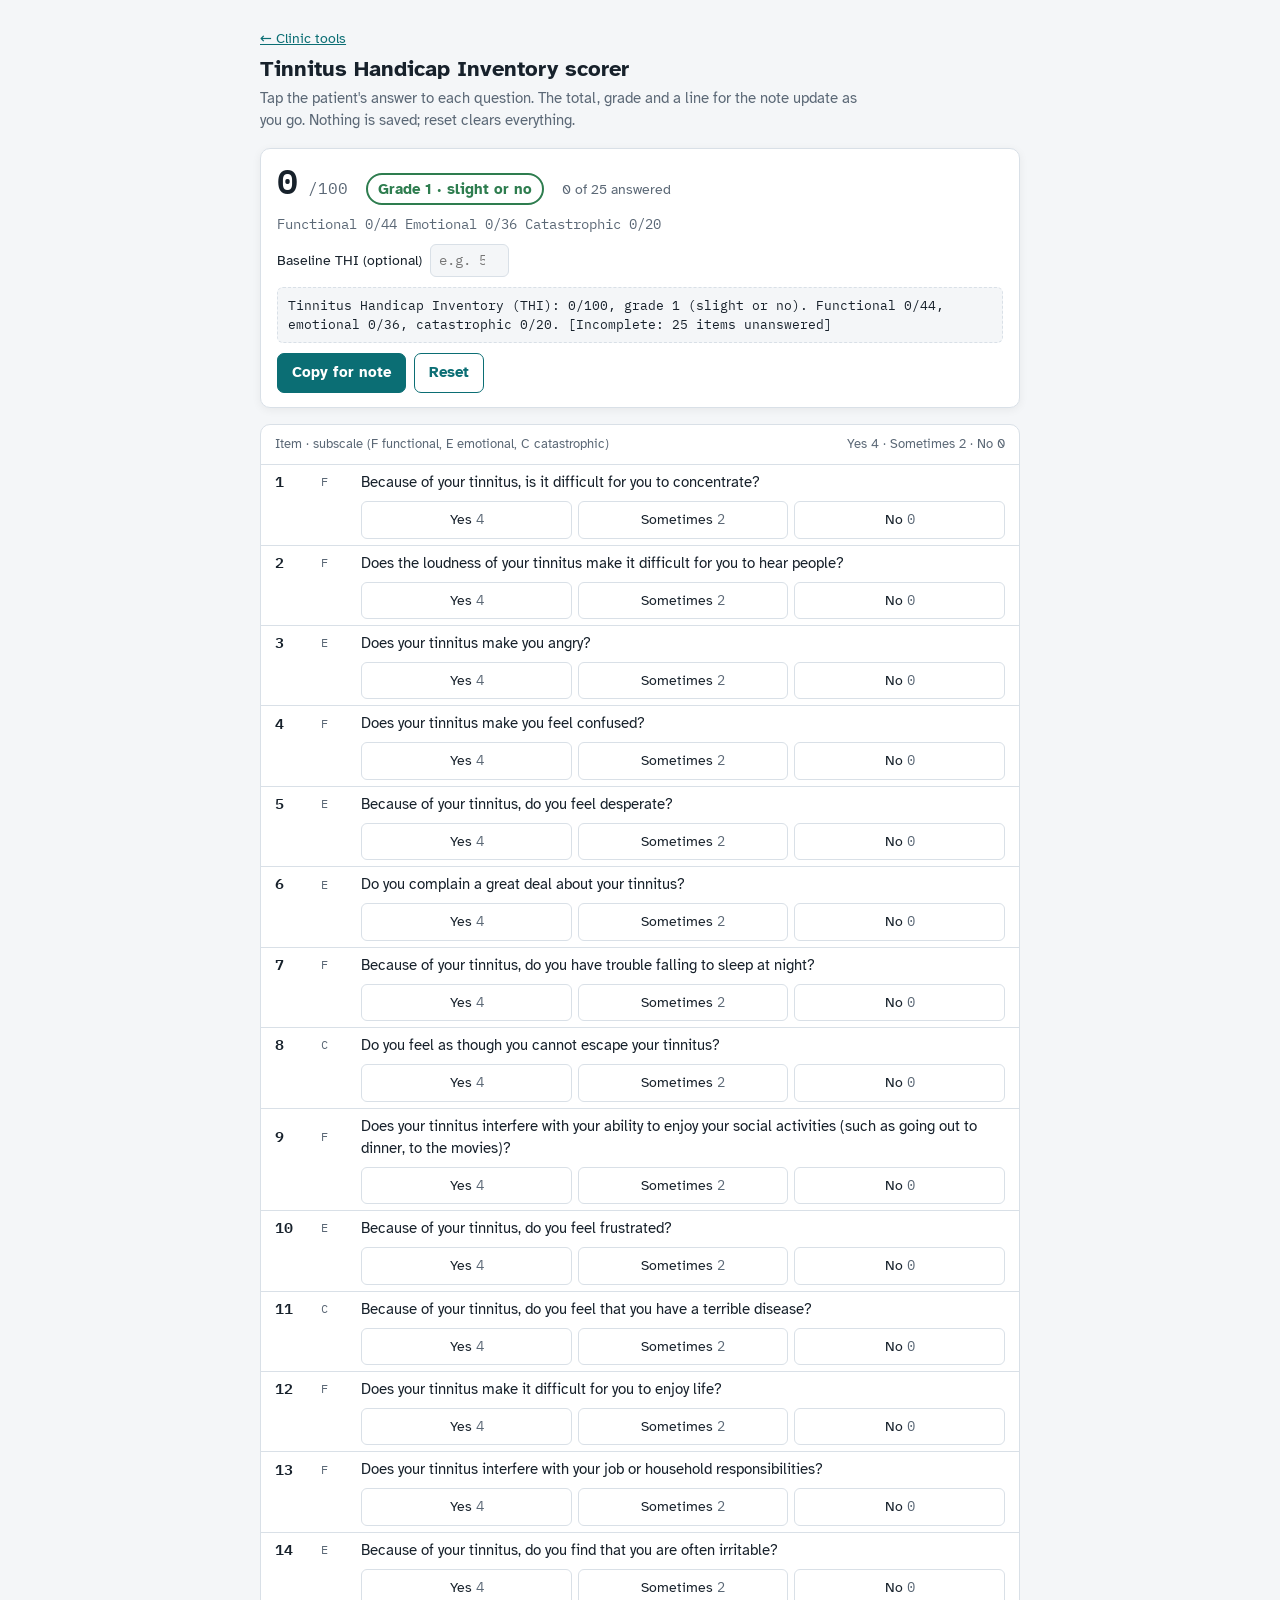
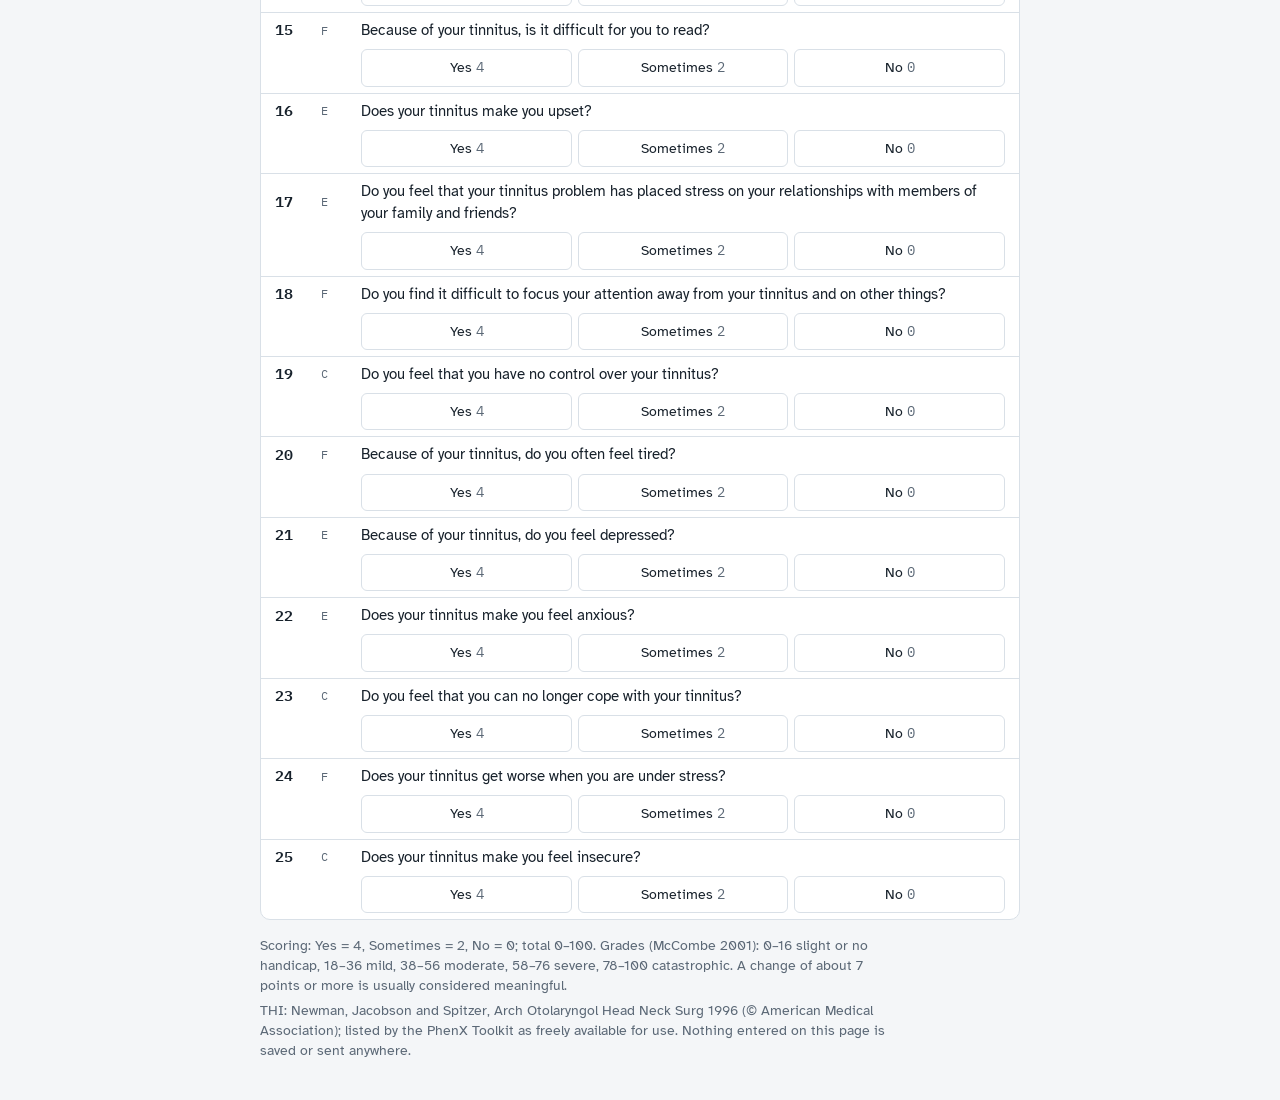
<file: thi.html>
<!doctype html>
<html lang="en">
<head>
<meta charset="utf-8">
<meta name="viewport" content="width=device-width, initial-scale=1">
<meta name="robots" content="noindex">
<title>THI Scorer</title>
<link rel="preconnect" href="https://fonts.googleapis.com">
<link rel="preconnect" href="https://fonts.gstatic.com" crossorigin>
<link rel="stylesheet" href="https://fonts.googleapis.com/css2?family=Atkinson+Hyperlegible:wght@400;700&family=IBM+Plex+Mono:wght@400;600&display=swap">
<style>
/* Layout: sticky result panel on top, 25 compact answer rows below; works one-handed on a phone or beside Epic on a desktop */
:root {
  --bg: #f4f6f8;
  --surface: #ffffff;
  --ink: #17212b;
  --muted: #5b6876;
  --line: #d9e0e7;
  --accent: #0b6e74;
  --accent-ink: #ffffff;
  --accent-soft: #dcefef;
  --g1: #2e7d4f; --g2: #6a8f1f; --g3: #b7791f; --g4: #c2552d; --g5: #a3283b;
  --font-body: "Atkinson Hyperlegible", "Segoe UI", system-ui, sans-serif;
  --font-mono: "IBM Plex Mono", ui-monospace, "SFMono-Regular", Menlo, monospace;
}
@media (prefers-color-scheme: dark) {
  :root:not([data-theme="light"]) {
    --bg: #11171d; --surface: #1a232c; --ink: #e6edf3; --muted: #9aa8b6; --line: #2c3946;
    --accent: #4fb9bd; --accent-ink: #0b1a1c; --accent-soft: #1d3a3c;
    --g1: #5cc189; --g2: #a6c75a; --g3: #e0a94e; --g4: #ec8a63; --g5: #ef7486;
    color-scheme: dark;
  }
}
:root[data-theme="dark"] {
  --bg: #11171d; --surface: #1a232c; --ink: #e6edf3; --muted: #9aa8b6; --line: #2c3946;
  --accent: #4fb9bd; --accent-ink: #0b1a1c; --accent-soft: #1d3a3c;
  --g1: #5cc189; --g2: #a6c75a; --g3: #e0a94e; --g4: #ec8a63; --g5: #ef7486;
  color-scheme: dark;
}
* { box-sizing: border-box; }
body { background: var(--bg); color: var(--ink); font-family: var(--font-body); font-size: 15px; line-height: 1.45; padding-inline: 16px; padding-block: 0 32px; }
.wrap { max-width: 760px; margin: 0 auto; display: flex; flex-direction: column; gap: 16px; }
header.top { padding-top: 20px; display: flex; flex-direction: column; gap: 4px; }
h1 { font-size: 1.35rem; margin: 0; text-wrap: balance; }
.sub { color: var(--muted); margin: 0; max-width: 62ch; }
@media (min-width: 700px) and (min-height: 760px) { .result { position: sticky; top: env(safe-area-inset-top, 0px); z-index: 2; } }
.result { background: var(--surface); border: 1px solid var(--line); border-radius: 10px; padding: 14px 16px; display: flex; flex-direction: column; gap: 10px; box-shadow: 0 2px 10px rgba(0,0,0,.06); }
.score-row { display: flex; flex-wrap: wrap; align-items: baseline; gap: 6px 18px; }
.total { font-family: var(--font-mono); font-size: 2.2rem; font-weight: 600; font-variant-numeric: tabular-nums; line-height: 1; }
.total small { font-size: 1rem; color: var(--muted); font-weight: 400; }
.grade { font-weight: 700; padding: 3px 10px; border-radius: 999px; border: 2px solid currentColor; font-size: .95rem; }
.subs { display: flex; flex-wrap: wrap; gap: 4px 16px; font-family: var(--font-mono); font-size: .85rem; color: var(--muted); font-variant-numeric: tabular-nums; }
.progress { font-size: .85rem; color: var(--muted); }
.progress.warn { color: var(--g4); font-weight: 700; }
.baseline { display: flex; flex-wrap: wrap; align-items: center; gap: 8px; font-size: .9rem; }
.baseline input { width: 5.5em; font: inherit; font-family: var(--font-mono); padding: 5px 8px; border: 1px solid var(--line); border-radius: 6px; background: var(--bg); color: var(--ink); }
.out { font-family: var(--font-mono); font-size: .82rem; background: var(--bg); border: 1px dashed var(--line); border-radius: 6px; padding: 8px 10px; white-space: pre-wrap; overflow-wrap: anywhere; user-select: all; }
.actions { display: flex; flex-wrap: wrap; gap: 8px; }
button { font: inherit; cursor: pointer; }
.btn { padding: 8px 14px; border-radius: 7px; border: 1px solid var(--accent); background: var(--accent); color: var(--accent-ink); font-weight: 700; }
.btn.ghost { background: transparent; color: var(--accent); }
.btn:focus-visible, .seg input:focus-visible + span { outline: 3px solid var(--accent); outline-offset: 2px; }
.items { background: var(--surface); border: 1px solid var(--line); border-radius: 10px; }
.legend { display: flex; flex-wrap: wrap; justify-content: space-between; gap: 6px 12px; padding: 10px 14px; border-bottom: 1px solid var(--line); font-size: .82rem; color: var(--muted); }
.row { display: grid; grid-template-columns: 2.4rem 2rem 1fr; align-items: center; gap: 8px; padding: 6px 14px; border-bottom: 1px solid var(--line); }
.row:last-child { border-bottom: 0; }
.row.hasq { grid-template-columns: 2.4rem 2rem 1fr; }
.row.hasq .qtext { grid-column: 3; margin: 0; font-size: .95rem; min-width: 0; }
.row.hasq .seg { grid-column: 3; }
.num { font-family: var(--font-mono); font-weight: 600; font-variant-numeric: tabular-nums; }
.sc { font-family: var(--font-mono); font-size: .75rem; color: var(--muted); letter-spacing: .04em; }
.seg { display: grid; grid-template-columns: repeat(3, 1fr); gap: 6px; min-width: 0; }
.seg label { position: relative; }
.seg input { position: absolute; opacity: 0; inset: 0; }
.seg span { display: block; text-align: center; padding: 7px 4px; border: 1px solid var(--line); border-radius: 6px; font-size: .88rem; user-select: none; }
.seg input:checked + span { background: var(--accent-soft); border-color: var(--accent); color: var(--ink); font-weight: 700; }
.seg span b { font-family: var(--font-mono); font-weight: 400; color: var(--muted); margin-left: 4px; }
.notes { font-size: .85rem; color: var(--muted); display: flex; flex-direction: column; gap: 6px; max-width: 70ch; }
.notes p { margin: 0; }
@media (max-width: 420px) { .seg span b { display: none; } .total { font-size: 1.9rem; } }
@media (prefers-reduced-motion: reduce) { * { transition: none !important; } }
</style>
</head>
<body>

<div class="wrap">
  <header class="top"><a href="./" style="color:var(--accent);font-size:.9rem">&larr; Clinic tools</a>
    <h1>Tinnitus Handicap Inventory scorer</h1>
    <p class="sub">Tap the patient's answer to each question. The total, grade and a line for the note update as you go. Nothing is saved; reset clears everything.</p>
  </header>

  <section class="result" aria-live="polite">
    <div class="score-row">
      <div class="total" id="total">0<small> /100</small></div>
      <span class="grade" id="grade">Grade 1 · slight</span>
      <span class="progress" id="progress">0 of 25 answered</span>
    </div>
    <div class="subs" id="subs"></div>
    <div class="baseline">
      <label for="baseline">Baseline THI (optional)</label>
      <input id="baseline" type="number" inputmode="numeric" min="0" max="100" step="2" placeholder="e.g. 58">
      <span id="change"></span>
    </div>
    <div class="out" id="out"></div>
    <div class="actions">
      <button class="btn" id="copy" type="button">Copy for note</button>
      <button class="btn ghost" id="reset" type="button">Reset</button>
      <span class="progress" id="copied" hidden>Copied</span>
    </div>
  </section>

  <section class="items" aria-label="THI answers">
    <div class="legend"><span>Item · subscale (F functional, E emotional, C catastrophic)</span><span>Yes 4 · Sometimes 2 · No 0</span></div>
    <div id="rows"></div>
  </section>

  <div class="notes">
    <p>Scoring: Yes = 4, Sometimes = 2, No = 0; total 0–100. Grades (McCombe 2001): 0–16 slight or no handicap, 18–36 mild, 38–56 moderate, 58–76 severe, 78–100 catastrophic. A change of about 7 points or more is usually considered meaningful.</p>
    <p id="qnote">THI: Newman, Jacobson and Spitzer, Arch Otolaryngol Head Neck Surg 1996 (© American Medical Association); listed by the PhenX Toolkit as freely available for use. Nothing entered on this page is saved or sent anywhere.</p>
  </div>
</div>

<script>
/* =====================================================================
   PASTE THE 25 THI QUESTIONS HERE (one time).
   Open this file in Notepad, replace each "" with the question text
   from your department's THI form, keeping the quotes and commas.
   Example:  "Because of your tinnitus, is it difficult for you to ...?",
   Then save the file and open it in a browser.
   ===================================================================== */
var THI_QUESTIONS = [
  "Because of your tinnitus, is it difficult for you to concentrate?",
  "Does the loudness of your tinnitus make it difficult for you to hear people?",
  "Does your tinnitus make you angry?",
  "Does your tinnitus make you feel confused?",
  "Because of your tinnitus, do you feel desperate?",
  "Do you complain a great deal about your tinnitus?",
  "Because of your tinnitus, do you have trouble falling to sleep at night?",
  "Do you feel as though you cannot escape your tinnitus?",
  "Does your tinnitus interfere with your ability to enjoy your social activities (such as going out to dinner, to the movies)?",
  "Because of your tinnitus, do you feel frustrated?",
  "Because of your tinnitus, do you feel that you have a terrible disease?",
  "Does your tinnitus make it difficult for you to enjoy life?",
  "Does your tinnitus interfere with your job or household responsibilities?",
  "Because of your tinnitus, do you find that you are often irritable?",
  "Because of your tinnitus, is it difficult for you to read?",
  "Does your tinnitus make you upset?",
  "Do you feel that your tinnitus problem has placed stress on your relationships with members of your family and friends?",
  "Do you find it difficult to focus your attention away from your tinnitus and on other things?",
  "Do you feel that you have no control over your tinnitus?",
  "Because of your tinnitus, do you often feel tired?",
  "Because of your tinnitus, do you feel depressed?",
  "Does your tinnitus make you feel anxious?",
  "Do you feel that you can no longer cope with your tinnitus?",
  "Does your tinnitus get worse when you are under stress?",
  "Does your tinnitus make you feel insecure?"
];
(function () {
  var SUB = { F: [1,2,4,7,9,12,13,15,18,20,24], E: [3,5,6,10,14,16,17,21,22], C: [8,11,19,23,25] };
  var subOf = {};
  Object.keys(SUB).forEach(function (k) { SUB[k].forEach(function (n) { subOf[n] = k; }); });
  var GRADES = [
    { max: 16, n: 1, label: "slight or no", color: "var(--g1)" },
    { max: 36, n: 2, label: "mild", color: "var(--g2)" },
    { max: 56, n: 3, label: "moderate", color: "var(--g3)" },
    { max: 76, n: 4, label: "severe", color: "var(--g4)" },
    { max: 100, n: 5, label: "catastrophic", color: "var(--g5)" }
  ];
  var rows = document.getElementById("rows");
  var opts = [["Yes", 4], ["Sometimes", 2], ["No", 0]];
  for (var i = 1; i <= 25; i++) {
    var row = document.createElement("div");
    row.className = "row";
    var q = (THI_QUESTIONS[i - 1] || "").trim();
    var html = '<span class="num">' + i + '</span><span class="sc">' + subOf[i] + '</span>' + (q ? '<p class="qtext"></p>' : '') + '<div class="seg" role="radiogroup" aria-label="Item ' + i + '">';
    opts.forEach(function (o) {
      var id = "q" + i + "_" + o[1];
      html += '<label for="' + id + '"><input type="radio" id="' + id + '" name="q' + i + '" value="' + o[1] + '"><span>' + o[0] + '<b>' + o[1] + '</b></span></label>';
    });
    row.innerHTML = html + "</div>";
    if (q) { row.classList.add("hasq"); row.querySelector(".qtext").textContent = q; }
    rows.appendChild(row);
  }
  function gradeFor(t) { for (var g = 0; g < GRADES.length; g++) if (t <= GRADES[g].max) return GRADES[g]; return GRADES[4]; }
  function compute() {
    var total = 0, answered = 0, sub = { F: 0, E: 0, C: 0 };
    for (var i = 1; i <= 25; i++) {
      var c = document.querySelector('input[name="q' + i + '"]:checked');
      if (c) { var v = +c.value; total += v; sub[subOf[i]] += v; answered++; }
    }
    var g = gradeFor(total);
    document.getElementById("total").innerHTML = total + "<small> /100</small>";
    var ge = document.getElementById("grade");
    ge.textContent = "Grade " + g.n + " · " + g.label;
    ge.style.color = g.color;
    var pr = document.getElementById("progress");
    pr.textContent = answered + " of 25 answered";
    pr.className = "progress" + (answered > 0 && answered < 25 ? " warn" : "");
    document.getElementById("subs").textContent = "Functional " + sub.F + "/44   Emotional " + sub.E + "/36   Catastrophic " + sub.C + "/20";
    var bRaw = document.getElementById("baseline").value.trim();
    var changeTxt = "", changeEl = document.getElementById("change");
    if (bRaw !== "" && !isNaN(+bRaw)) {
      var d = total - (+bRaw);
      var sig = Math.abs(d) >= 7 ? (d < 0 ? "meaningful improvement" : "meaningful worsening") : "within usual variation";
      changeTxt = " Change from baseline (" + (+bRaw) + "): " + (d > 0 ? "+" : "") + d + " (" + sig + ").";
      changeEl.textContent = (d > 0 ? "+" : "") + d + " · " + sig;
    } else { changeEl.textContent = ""; }
    var line = "Tinnitus Handicap Inventory (THI): " + total + "/100, grade " + g.n + " (" + g.label + "). Functional " + sub.F + "/44, emotional " + sub.E + "/36, catastrophic " + sub.C + "/20." + changeTxt;
    if (answered < 25) line += " [Incomplete: " + (25 - answered) + " items unanswered]";
    document.getElementById("out").textContent = line;
  }
  document.addEventListener("change", compute);
  document.getElementById("baseline").addEventListener("input", compute);
  document.getElementById("reset").addEventListener("click", function () {
    document.querySelectorAll('input[type="radio"]').forEach(function (r) { r.checked = false; });
    document.getElementById("baseline").value = "";
    document.getElementById("copied").hidden = true;
    compute();
  });
  document.getElementById("copy").addEventListener("click", function () {
    var out = document.getElementById("out"), msg = document.getElementById("copied");
    function select() { var r = document.createRange(); r.selectNodeContents(out); var s = getSelection(); s.removeAllRanges(); s.addRange(r); msg.textContent = "Selected — press Ctrl+C"; msg.hidden = false; }
    try {
      navigator.clipboard.writeText(out.textContent).then(function () { msg.textContent = "Copied"; msg.hidden = false; }, select);
    } catch (e) { select(); }
  });
  compute();
})();
</script>

</body>
</html>
</file>
<file: tools.css>
/* Shared styles for the scorer pages (odi, mrs, avm, davf, nihss, risk). Same look as bern.html and hit6.html. */
:root {
  --bg:#f4f6f8; --surface:#fff; --ink:#17212b; --muted:#5b6876; --line:#d9e0e7;
  --accent:#0b6e74; --accent-ink:#fff; --accent-soft:#dcefef; --warn:#b7791f;
  --font-body:"Atkinson Hyperlegible","Segoe UI",system-ui,sans-serif;
  --font-mono:"IBM Plex Mono",ui-monospace,Menlo,monospace;
}
@media (prefers-color-scheme: dark) { :root { --bg:#11171d; --surface:#1a232c; --ink:#e6edf3; --muted:#9aa8b6; --line:#2c3946; --accent:#4fb9bd; --accent-ink:#0b1a1c; --accent-soft:#1d3a3c; --warn:#e0a94e; color-scheme:dark; } }
* { box-sizing:border-box; }
body { margin:0; background:var(--bg); color:var(--ink); font-family:var(--font-body); font-size:15px; line-height:1.45; padding-inline:16px; padding-block:20px 32px; }
.wrap { max-width:760px; margin:0 auto; display:flex; flex-direction:column; gap:16px; }
a.back { color:var(--accent); font-size:.9rem; }
h1 { font-size:1.35rem; margin:4px 0 0; }
.sub { color:var(--muted); margin:0; max-width:64ch; }
.card { background:var(--surface); border:1px solid var(--line); border-radius:10px; padding:14px 16px; display:flex; flex-direction:column; gap:4px; }
.grp { font-size:.8rem; color:var(--muted); letter-spacing:.04em; text-transform:uppercase; padding-top:10px; }
.grp:first-child { padding-top:0; }
.q { display:flex; flex-direction:column; gap:8px; padding-block:10px; border-bottom:1px solid var(--line); }
.q:last-child { border-bottom:0; }
.q .name { font-weight:700; }
.q .name small { display:block; color:var(--muted); font-weight:400; }
.seg { display:flex; flex-wrap:wrap; gap:6px; }
.seg label { position:relative; }
.seg input { position:absolute; opacity:0; inset:0; }
.seg span { display:block; padding:7px 12px; border:1px solid var(--line); border-radius:6px; font-size:.9rem; cursor:pointer; user-select:none; }
.seg span b { font-family:var(--font-mono); font-weight:400; color:var(--muted); margin-left:6px; }
.seg.stack { flex-direction:column; }
.seg.stack span { text-align:left; }
.seg input:checked + span { background:var(--accent-soft); border-color:var(--accent); font-weight:700; }
.seg input:focus-visible + span, .btn:focus-visible, input[type=number]:focus-visible, select:focus-visible { outline:3px solid var(--accent); outline-offset:2px; }
.field { display:flex; flex-wrap:wrap; align-items:center; gap:8px; font-size:.9rem; }
input[type=number], select { font:inherit; font-family:var(--font-mono); padding:6px 8px; border:1px solid var(--line); border-radius:6px; background:var(--bg); color:var(--ink); }
input[type=number] { width:7em; }
.result { gap:10px; }
@media (min-width:760px) and (min-height:820px) { .result { position:sticky; top:env(safe-area-inset-top,0px); z-index:2; } }
.scores { display:grid; grid-template-columns:repeat(auto-fit,minmax(200px,1fr)); gap:10px; }
.score { border:1px solid var(--line); border-radius:8px; padding:10px 12px; display:flex; flex-direction:column; gap:2px; min-width:0; }
.score .lbl { font-size:.8rem; color:var(--muted); letter-spacing:.04em; text-transform:uppercase; }
.score .val { font-family:var(--font-mono); font-size:1.6rem; font-weight:600; font-variant-numeric:tabular-nums; }
.score .det { font-size:.85rem; color:var(--muted); }
.warn { color:var(--warn); font-weight:700; }
.out { font-family:var(--font-mono); font-size:.82rem; background:var(--bg); border:1px dashed var(--line); border-radius:6px; padding:8px 10px; white-space:pre-wrap; overflow-wrap:anywhere; user-select:all; }
.outlbl { font-size:.8rem; color:var(--muted); margin-bottom:-6px; }
.actions { display:flex; flex-wrap:wrap; gap:8px; align-items:center; }
.btn { font:inherit; cursor:pointer; padding:8px 14px; border-radius:7px; border:1px solid var(--accent); background:var(--accent); color:var(--accent-ink); font-weight:700; }
.btn.ghost { background:transparent; color:var(--accent); }
.notes { font-size:.85rem; color:var(--muted); display:flex; flex-direction:column; gap:6px; max-width:72ch; }
.notes p { margin:0; }
.floatbar { position:fixed; left:12px; right:12px; bottom:12px; max-width:736px; margin:0 auto; z-index:5; display:flex; align-items:center; gap:10px; background:var(--surface); border:1px solid var(--accent); border-radius:10px; padding:8px 12px; box-shadow:0 4px 16px rgba(0,0,0,.15); }
.floatbar[hidden] { display:none; }
.floatbar .fv { font-family:var(--font-mono); font-size:1.25rem; font-weight:600; white-space:nowrap; }
.floatbar .fd { font-size:.82rem; color:var(--muted); flex:1; min-width:0; }
.floatbar .btn { padding:6px 10px; }
body { padding-bottom:84px; }
table.risk { width:100%; border-collapse:collapse; font-size:.9rem; }
table.risk th, table.risk td { text-align:left; padding:8px 6px; border-bottom:1px solid var(--line); vertical-align:top; }
table.risk th { font-size:.78rem; color:var(--muted); letter-spacing:.04em; text-transform:uppercase; font-weight:700; }
table.risk td.num { font-family:var(--font-mono); white-space:nowrap; }
.src { font-size:.8rem; color:var(--muted); }
@media (max-width:520px) { table.risk, table.risk tbody, table.risk tr, table.risk td { display:block; } table.risk thead { display:none; } table.risk tr { border-bottom:1px solid var(--line); padding-block:6px; } table.risk td { border:0; padding:2px 0; } }
.q[hidden], .grp[hidden] { display:none; }
.q.dim { opacity:.45; }
.q.dim .seg span { cursor:pointer; }
</file>
